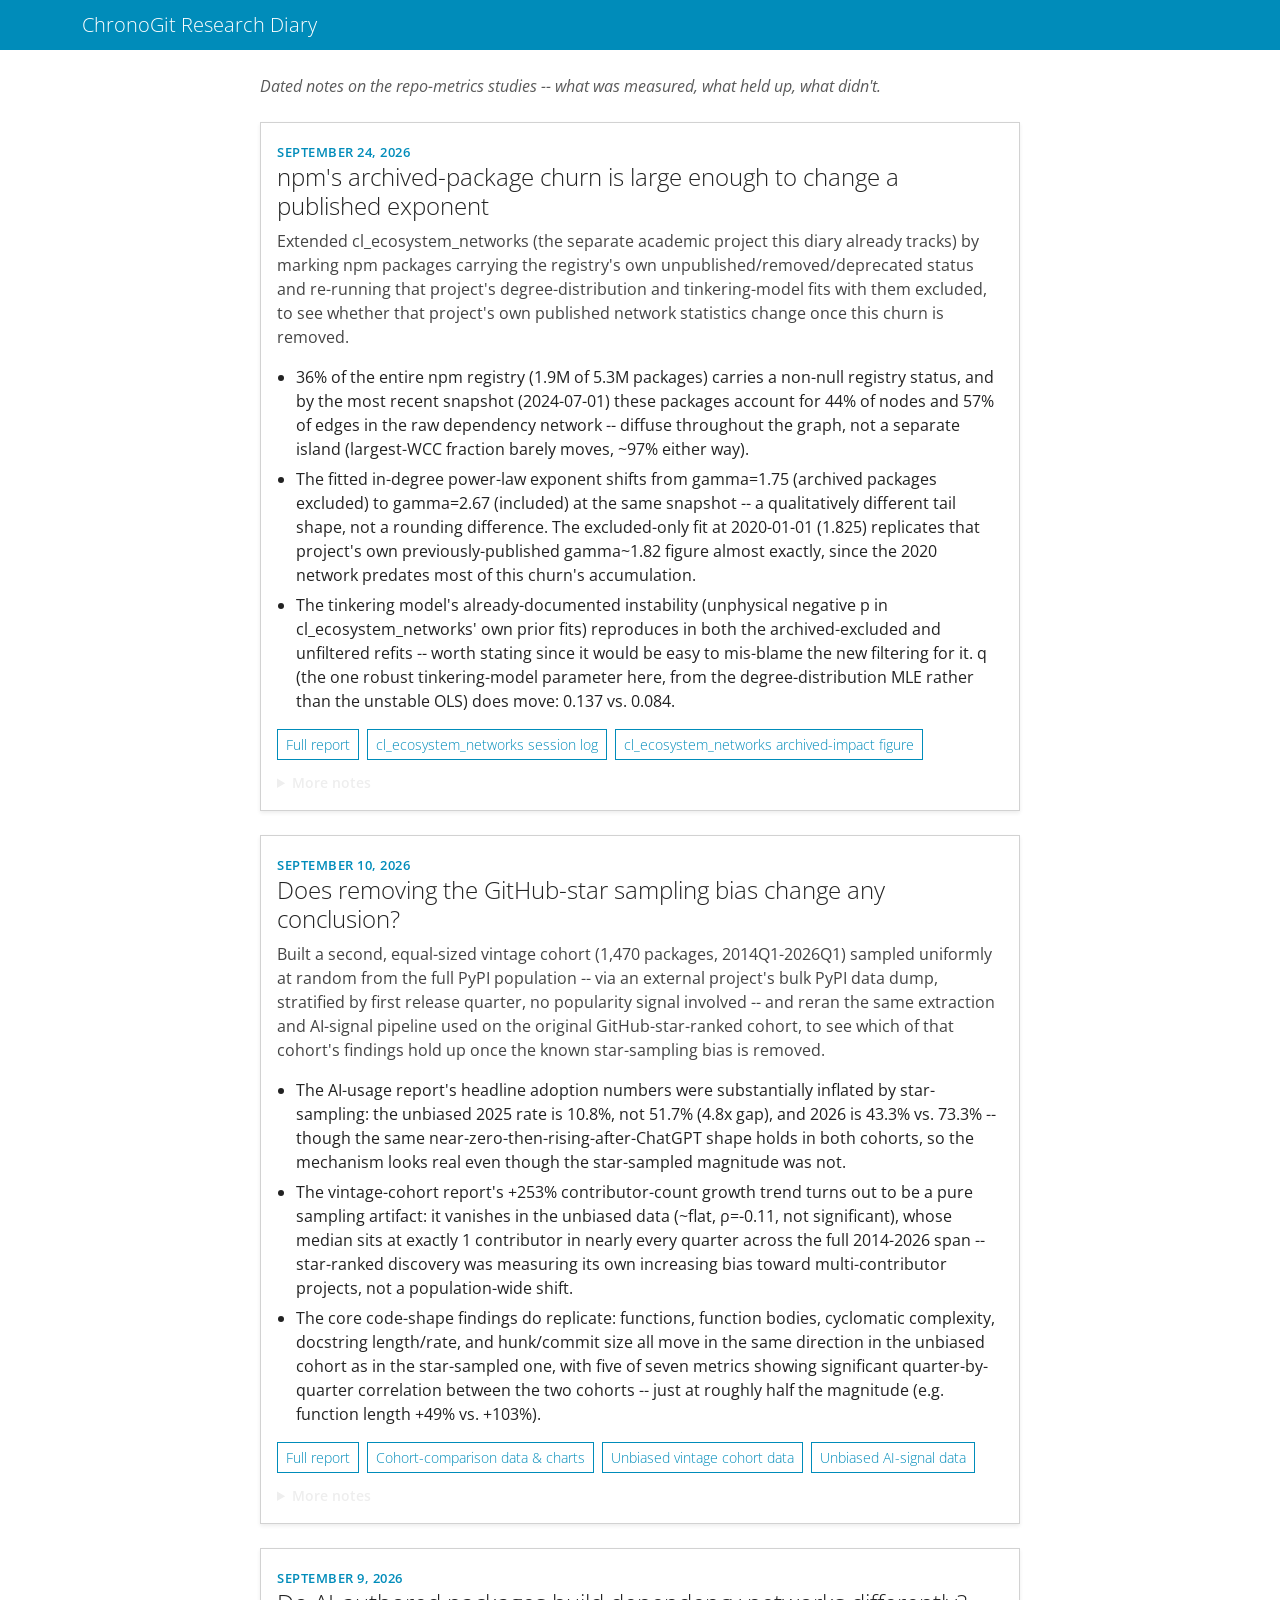
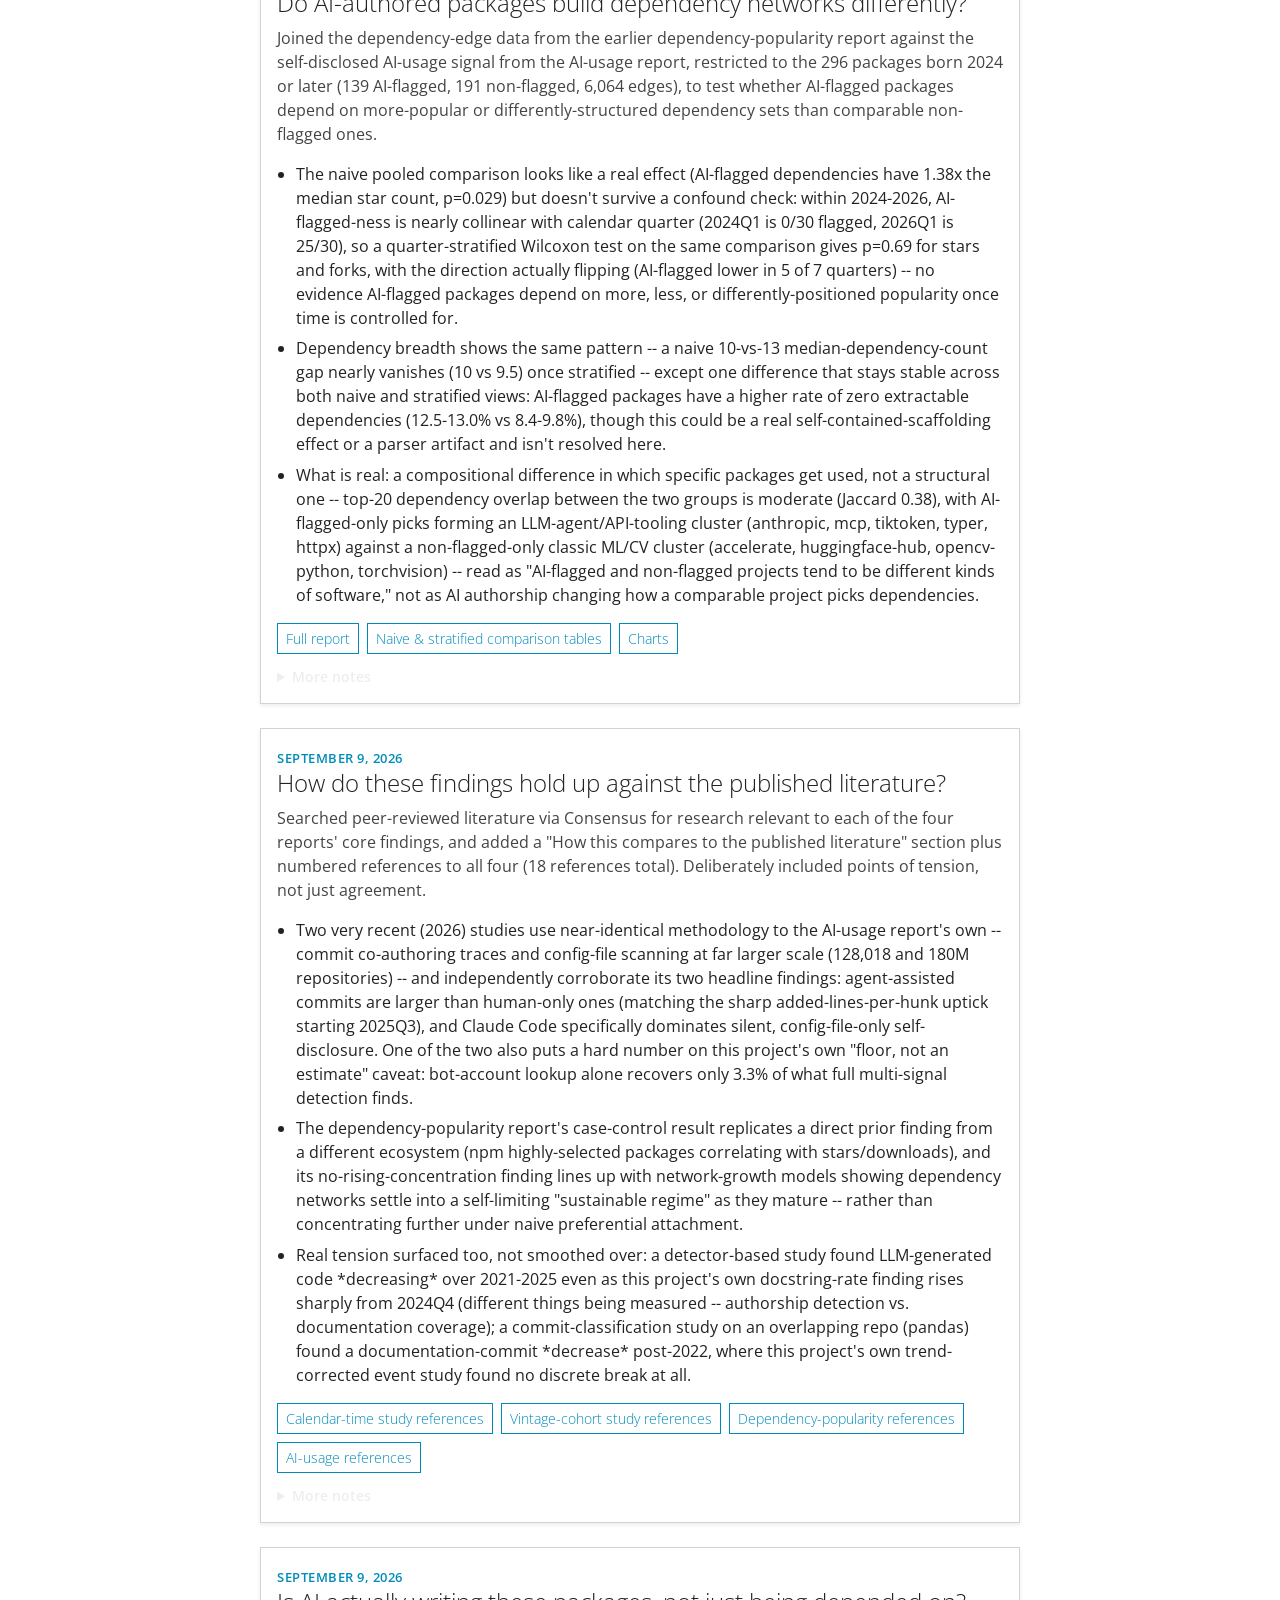
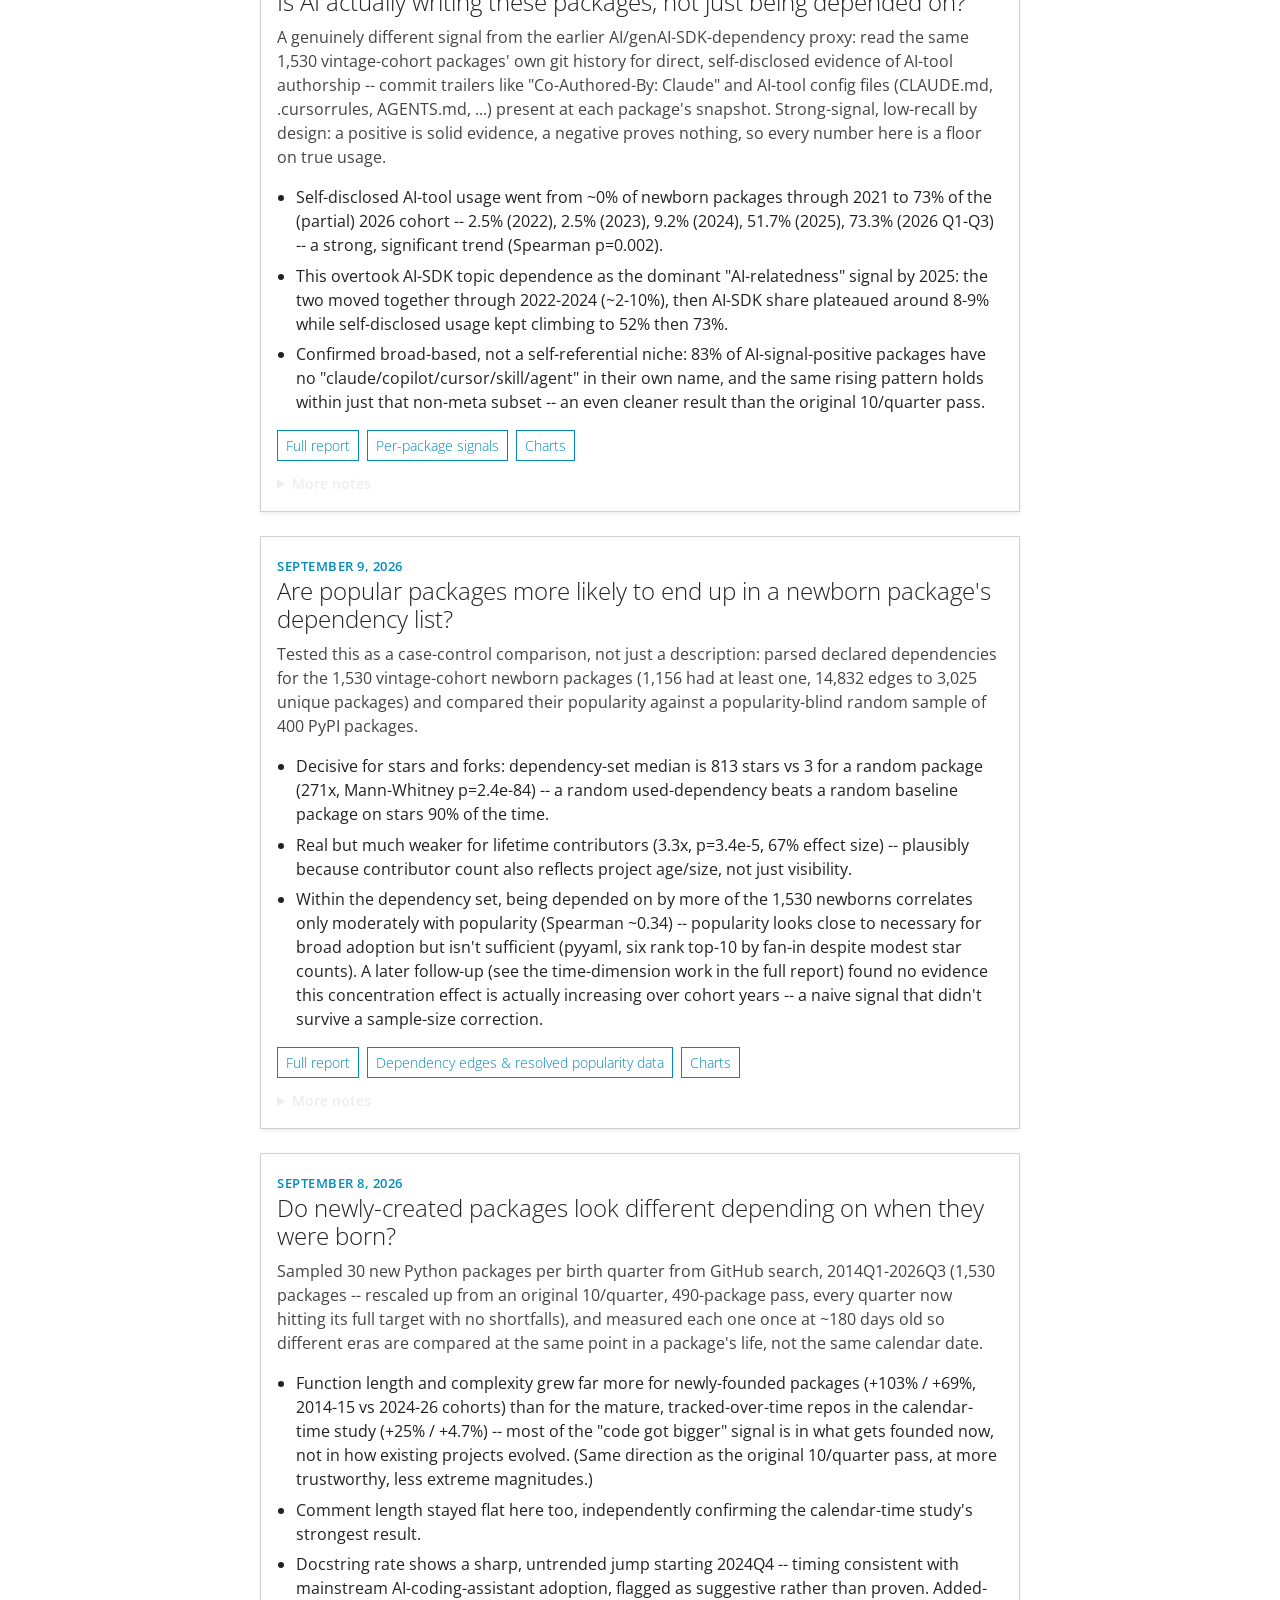
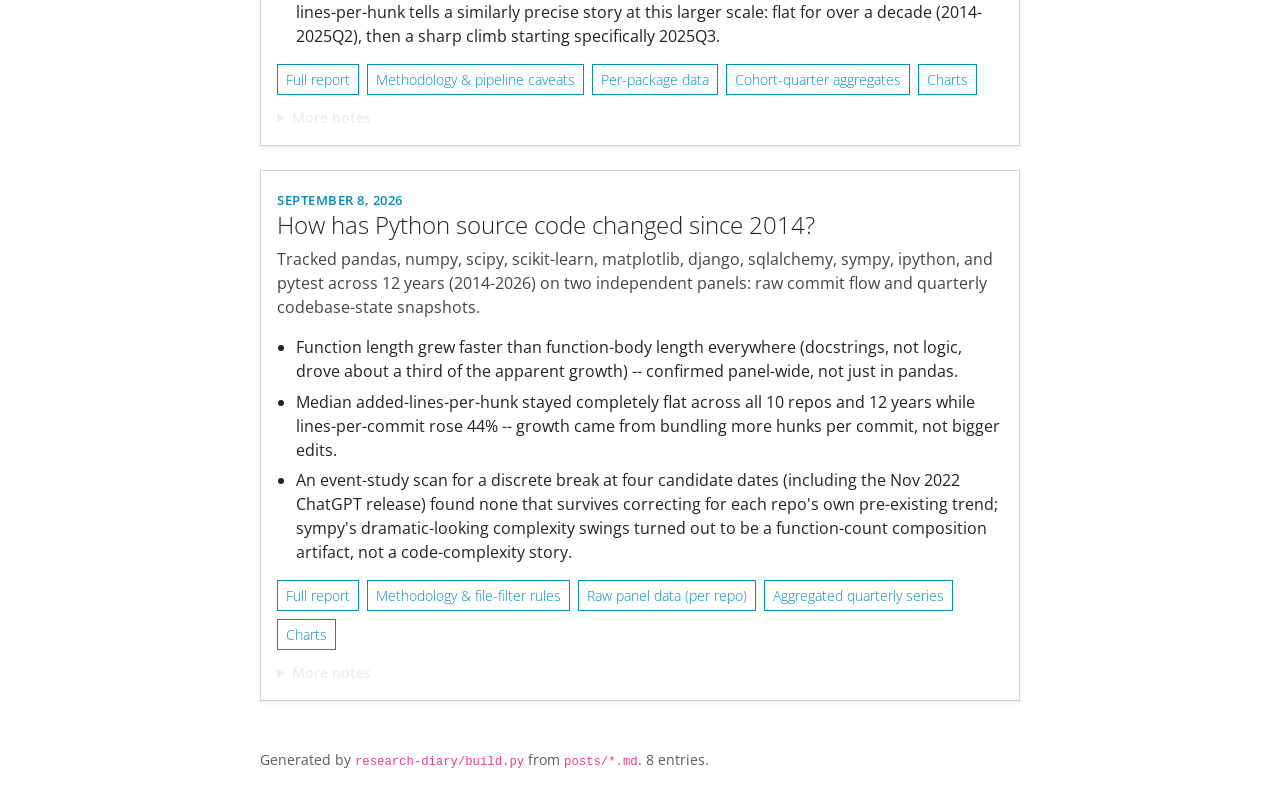
<file: research-diary/index.html>
<!doctype html>
<html lang="en">
<head>
<meta charset="utf-8">
<meta name="viewport" content="width=device-width, initial-scale=1">
<title>ChronoGit Research Diary</title>
<link rel="stylesheet" href="vendor/bootstrap-yeti.min.css">
<link rel="stylesheet" href="style.css">
</head>
<body>
  <nav class="navbar navbar-expand navbar-dark bg-primary mb-4">
    <div class="container">
      <span class="navbar-brand mb-0 h1">ChronoGit Research Diary</span>
    </div>
  </nav>
  <div class="container">
    <p class="tagline text-muted mb-4">Dated notes on the repo-metrics studies -- what was measured, what held up, what didn't.</p>
    <main>
    <article class="card post-card shadow-sm mb-4">
      <div class="card-body">
        <div class="post-meta">
          <time datetime="2026-09-24T09:21:01+02:00">September 24, 2026</time>
        </div>
        <h2 class="card-title h4">npm&#x27;s archived-package churn is large enough to change a published exponent</h2>
        <p class="abstract">Extended cl_ecosystem_networks (the separate academic project this diary already tracks) by marking npm packages carrying the registry&#x27;s own unpublished/removed/deprecated status and re-running that project&#x27;s degree-distribution and tinkering-model fits with them excluded, to see whether that project&#x27;s own published network statistics change once this churn is removed.</p>
        <ul class="key-results">
          <li>36% of the entire npm registry (1.9M of 5.3M packages) carries a non-null registry status, and by the most recent snapshot (2024-07-01) these packages account for 44% of nodes and 57% of edges in the raw dependency network -- diffuse throughout the graph, not a separate island (largest-WCC fraction barely moves, ~97% either way).</li>
          <li>The fitted in-degree power-law exponent shifts from gamma=1.75 (archived packages excluded) to gamma=2.67 (included) at the same snapshot -- a qualitatively different tail shape, not a rounding difference. The excluded-only fit at 2020-01-01 (1.825) replicates that project&#x27;s own previously-published gamma~1.82 figure almost exactly, since the 2020 network predates most of this churn&#x27;s accumulation.</li>
          <li>The tinkering model&#x27;s already-documented instability (unphysical negative p in cl_ecosystem_networks&#x27; own prior fits) reproduces in both the archived-excluded and unfiltered refits -- worth stating since it would be easy to mis-blame the new filtering for it. q (the one robust tinkering-model parameter here, from the degree-distribution MLE rather than the unstable OLS) does move: 0.137 vs. 0.084.</li>
        </ul>
        <div class="link-row">
          <a href="reports/CL_ECOSYSTEM_ARCHIVED_PACKAGES_REPORT.html" class="btn btn-sm btn-outline-primary">Full report</a>
          <a href="file:///Users/molnar/Documents_alt/Research/cl_ecosystem_networks/quality_reports/session_logs/2026-09-24_mark-archived-npm-packages.md" class="btn btn-sm btn-outline-primary">cl_ecosystem_networks session log</a>
          <a href="file:///Users/molnar/Documents_alt/Research/cl_ecosystem_networks/results/figures/comparison/npm_archived_impact.png" class="btn btn-sm btn-outline-primary">cl_ecosystem_networks archived-impact figure</a>
        </div>
        <details class="notes">
          <summary>More notes</summary>
          <p>Two open items, neither attempted this session: whether
<code>cl_ecosystem_networks</code>&#x27; own AI-era structural-break result (npm Chow
test at the ChatGPT release date) survives archived-package exclusion
was not rerun — the breakpoint script itself wasn&#x27;t touched, only the
degree-distribution and tinkering-model fits were. And the sharp
regime shift visible in the last four months of parquet coverage
(March-July 2024, in both the archived-excluded and unfiltered series)
sits exactly at the data&#x27;s collection boundary, so it&#x27;s equally
consistent with a real acceleration or a late bulk-import artifact —
flagged in both projects&#x27; notes as unresolved, not chased down here.
<code>removed</code>/<code>unpublished</code> packages were excluded as both dependency
source and target (the more aggressive of two documented options);
<code>deprecated</code> packages (still technically installable, unlike the other
two statuses) were excluded on the same footing rather than kept as
valid targets, which is worth re-examining if this work continues.</p>
        </details>
      </div>
    </article>

    <article class="card post-card shadow-sm mb-4">
      <div class="card-body">
        <div class="post-meta">
          <time datetime="2026-09-10T06:57:12+02:00">September 10, 2026</time>
        </div>
        <h2 class="card-title h4">Does removing the GitHub-star sampling bias change any conclusion?</h2>
        <p class="abstract">Built a second, equal-sized vintage cohort (1,470 packages, 2014Q1-2026Q1) sampled uniformly at random from the full PyPI population -- via an external project&#x27;s bulk PyPI data dump, stratified by first release quarter, no popularity signal involved -- and reran the same extraction and AI-signal pipeline used on the original GitHub-star-ranked cohort, to see which of that cohort&#x27;s findings hold up once the known star-sampling bias is removed.</p>
        <ul class="key-results">
          <li>The AI-usage report&#x27;s headline adoption numbers were substantially inflated by star-sampling: the unbiased 2025 rate is 10.8%, not 51.7% (4.8x gap), and 2026 is 43.3% vs. 73.3% -- though the same near-zero-then-rising-after-ChatGPT shape holds in both cohorts, so the mechanism looks real even though the star-sampled magnitude was not.</li>
          <li>The vintage-cohort report&#x27;s +253% contributor-count growth trend turns out to be a pure sampling artifact: it vanishes in the unbiased data (~flat, ρ=-0.11, not significant), whose median sits at exactly 1 contributor in nearly every quarter across the full 2014-2026 span -- star-ranked discovery was measuring its own increasing bias toward multi-contributor projects, not a population-wide shift.</li>
          <li>The core code-shape findings do replicate: functions, function bodies, cyclomatic complexity, docstring length/rate, and hunk/commit size all move in the same direction in the unbiased cohort as in the star-sampled one, with five of seven metrics showing significant quarter-by-quarter correlation between the two cohorts -- just at roughly half the magnitude (e.g. function length +49% vs. +103%).</li>
        </ul>
        <div class="link-row">
          <a href="reports/UNBIASED_COHORT_REPORT.html" class="btn btn-sm btn-outline-primary">Full report</a>
          <a href="../repo-metrics/output/cohort_comparison/" class="btn btn-sm btn-outline-primary">Cohort-comparison data &amp; charts</a>
          <a href="../repo-metrics/output/vintage_unbiased/" class="btn btn-sm btn-outline-primary">Unbiased vintage cohort data</a>
          <a href="../repo-metrics/output/ai_signal_unbiased/" class="btn btn-sm btn-outline-primary">Unbiased AI-signal data</a>
        </div>
        <details class="notes">
          <summary>More notes</summary>
          <p>Two methodology caveats carried over directly from the report: the new
cohort is anchored to first PyPI release rather than first git commit
(arguably the cleaner &quot;birth&quot; event for a published package, but a genuine
design difference from the original cohort, not a pure isolation of
sampling bias -- some of the magnitude gap could reflect that instead),
and 2026 is asymmetric between cohorts (unbiased has only 2026Q1, since
the source parquet snapshot has no PyPI releases recorded for 2026Q2/Q3).
Not attempted here: rerunning the dependency-popularity or
AI-dependency-network comparisons on this cohort -- both need a separate,
separately-expensive dependency-extraction pass. A discovery-source-specific
confound was caught before the full run: sampling by &quot;first PyPI release
in quarter X&quot; can surface sub-packages of already-mature monorepos as if
newborn (<code>open-telemetry/opentelemetry-python</code>, <code>autoresearch/autora</code>),
fixed with a first-commit-vs-release gap check that rejected 208
candidates in the full run.</p>
        </details>
      </div>
    </article>

    <article class="card post-card shadow-sm mb-4">
      <div class="card-body">
        <div class="post-meta">
          <time datetime="2026-09-09T22:27:09+02:00">September 9, 2026</time>
        </div>
        <h2 class="card-title h4">Do AI-authored packages build dependency networks differently?</h2>
        <p class="abstract">Joined the dependency-edge data from the earlier dependency-popularity report against the self-disclosed AI-usage signal from the AI-usage report, restricted to the 296 packages born 2024 or later (139 AI-flagged, 191 non-flagged, 6,064 edges), to test whether AI-flagged packages depend on more-popular or differently-structured dependency sets than comparable non-flagged ones.</p>
        <ul class="key-results">
          <li>The naive pooled comparison looks like a real effect (AI-flagged dependencies have 1.38x the median star count, p=0.029) but doesn&#x27;t survive a confound check: within 2024-2026, AI-flagged-ness is nearly collinear with calendar quarter (2024Q1 is 0/30 flagged, 2026Q1 is 25/30), so a quarter-stratified Wilcoxon test on the same comparison gives p=0.69 for stars and forks, with the direction actually flipping (AI-flagged lower in 5 of 7 quarters) -- no evidence AI-flagged packages depend on more, less, or differently-positioned popularity once time is controlled for.</li>
          <li>Dependency breadth shows the same pattern -- a naive 10-vs-13 median-dependency-count gap nearly vanishes (10 vs 9.5) once stratified -- except one difference that stays stable across both naive and stratified views: AI-flagged packages have a higher rate of zero extractable dependencies (12.5-13.0% vs 8.4-9.8%), though this could be a real self-contained-scaffolding effect or a parser artifact and isn&#x27;t resolved here.</li>
          <li>What is real: a compositional difference in which specific packages get used, not a structural one -- top-20 dependency overlap between the two groups is moderate (Jaccard 0.38), with AI-flagged-only picks forming an LLM-agent/API-tooling cluster (anthropic, mcp, tiktoken, typer, httpx) against a non-flagged-only classic ML/CV cluster (accelerate, huggingface-hub, opencv-python, torchvision) -- read as &quot;AI-flagged and non-flagged projects tend to be different kinds of software,&quot; not as AI authorship changing how a comparable project picks dependencies.</li>
        </ul>
        <div class="link-row">
          <a href="reports/AI_DEPENDENCY_NETWORK_REPORT.html" class="btn btn-sm btn-outline-primary">Full report</a>
          <a href="../repo-metrics/output/deps/analysis_ai_comparison/" class="btn btn-sm btn-outline-primary">Naive &amp; stratified comparison tables</a>
          <a href="../repo-metrics/output/deps/charts_ai_comparison/" class="btn btn-sm btn-outline-primary">Charts</a>
        </div>
        <details class="notes">
          <summary>More notes</summary>
          <p>Triggered by a session spent understanding an external academic project,
<code>cl_ecosystem_networks</code> (npm/PyPI/CRAN dependency-network growth at
multi-million-node scale), whose own authors flag &quot;decompose the
post-2022 densification effect by actual AI involvement&quot; as unfinished
future work they have no package-level ground truth to attempt -- this
project&#x27;s AI-usage signal is exactly that ground truth, at a much smaller
scale. The report is explicit that its 139 AI-flagged packages are two to
three orders of magnitude smaller than what that project&#x27;s formal
break-search machinery was built for, and that a genuine next step would
be running this project&#x27;s AI-signal scan over their full, star-sampling-free
newborn-package population instead. A specific confound the report names
as unresolved: being AI-flagged and being agent/LLM-topic software may be
the same underlying thing wearing two hats (someone building an agent
framework today is more likely to use Claude Code *and* import
<code>anthropic</code>/<code>mcp</code>), and this data can&#x27;t separate the two.</p>
        </details>
      </div>
    </article>

    <article class="card post-card shadow-sm mb-4">
      <div class="card-body">
        <div class="post-meta">
          <time datetime="2026-09-09T19:11:18+02:00">September 9, 2026</time>
        </div>
        <h2 class="card-title h4">How do these findings hold up against the published literature?</h2>
        <p class="abstract">Searched peer-reviewed literature via Consensus for research relevant to each of the four reports&#x27; core findings, and added a &quot;How this compares to the published literature&quot; section plus numbered references to all four (18 references total). Deliberately included points of tension, not just agreement.</p>
        <ul class="key-results">
          <li>Two very recent (2026) studies use near-identical methodology to the AI-usage report&#x27;s own -- commit co-authoring traces and config-file scanning at far larger scale (128,018 and 180M repositories) -- and independently corroborate its two headline findings: agent-assisted commits are larger than human-only ones (matching the sharp added-lines-per-hunk uptick starting 2025Q3), and Claude Code specifically dominates silent, config-file-only self-disclosure. One of the two also puts a hard number on this project&#x27;s own &quot;floor, not an estimate&quot; caveat: bot-account lookup alone recovers only 3.3% of what full multi-signal detection finds.</li>
          <li>The dependency-popularity report&#x27;s case-control result replicates a direct prior finding from a different ecosystem (npm highly-selected packages correlating with stars/downloads), and its no-rising-concentration finding lines up with network-growth models showing dependency networks settle into a self-limiting &quot;sustainable regime&quot; as they mature -- rather than concentrating further under naive preferential attachment.</li>
          <li>Real tension surfaced too, not smoothed over: a detector-based study found LLM-generated code *decreasing* over 2021-2025 even as this project&#x27;s own docstring-rate finding rises sharply from 2024Q4 (different things being measured -- authorship detection vs. documentation coverage); a commit-classification study on an overlapping repo (pandas) found a documentation-commit *decrease* post-2022, where this project&#x27;s own trend-corrected event study found no discrete break at all.</li>
        </ul>
        <div class="link-row">
          <a href="reports/REPORT.html#how-this-compares-to-the-published-literature" class="btn btn-sm btn-outline-primary">Calendar-time study references</a>
          <a href="reports/VINTAGE_REPORT.html#how-this-compares-to-the-published-literature" class="btn btn-sm btn-outline-primary">Vintage-cohort study references</a>
          <a href="reports/DEPENDENCY_REPORT.html#how-this-compares-to-the-published-literature" class="btn btn-sm btn-outline-primary">Dependency-popularity references</a>
          <a href="reports/AI_USAGE_REPORT.html#how-this-compares-to-the-published-literature" class="btn btn-sm btn-outline-primary">AI-usage references</a>
        </div>
        <details class="notes">
          <summary>More notes</summary>
          <p>Deliberate choice worth stating plainly: every report&#x27;s literature section
includes at least one point of disagreement or unresolved tension with
this project&#x27;s own findings, not only corroborating citations. Two
examples beyond the docstring/documentation ones above: Godfrey and
Tenant&#x27;s Linux kernel case study found *super-linear* (accelerating)
growth, more dramatic than any pattern in the calendar-time study&#x27;s ten
repos, suggesting this project&#x27;s panel sits toward the calmer end of
what&#x27;s been observed elsewhere, not an extreme outlier. And Yan et al.&#x27;s
cross-community complexity study attributes rising complexity partly to
projects tackling more demanding problem domains (distributed systems,
fault tolerance) as they mature -- a plausible alternative explanation
for the vintage-cohort report&#x27;s growth findings that this project cannot
rule out with the data it has: it cannot distinguish &quot;the same kind of
software is now written bigger&quot; from &quot;a different, more complex kind of
software is now being founded.&quot;</p>
        </details>
      </div>
    </article>

    <article class="card post-card shadow-sm mb-4">
      <div class="card-body">
        <div class="post-meta">
          <time datetime="2026-09-09T09:55:43+02:00">September 9, 2026</time>
        </div>
        <h2 class="card-title h4">Is AI actually writing these packages, not just being depended on?</h2>
        <p class="abstract">A genuinely different signal from the earlier AI/genAI-SDK-dependency proxy: read the same 1,530 vintage-cohort packages&#x27; own git history for direct, self-disclosed evidence of AI-tool authorship -- commit trailers like &quot;Co-Authored-By: Claude&quot; and AI-tool config files (CLAUDE.md, .cursorrules, AGENTS.md, ...) present at each package&#x27;s snapshot. Strong-signal, low-recall by design: a positive is solid evidence, a negative proves nothing, so every number here is a floor on true usage.</p>
        <ul class="key-results">
          <li>Self-disclosed AI-tool usage went from ~0% of newborn packages through 2021 to 73% of the (partial) 2026 cohort -- 2.5% (2022), 2.5% (2023), 9.2% (2024), 51.7% (2025), 73.3% (2026 Q1-Q3) -- a strong, significant trend (Spearman p=0.002).</li>
          <li>This overtook AI-SDK topic dependence as the dominant &quot;AI-relatedness&quot; signal by 2025: the two moved together through 2022-2024 (~2-10%), then AI-SDK share plateaued around 8-9% while self-disclosed usage kept climbing to 52% then 73%.</li>
          <li>Confirmed broad-based, not a self-referential niche: 83% of AI-signal-positive packages have no &quot;claude/copilot/cursor/skill/agent&quot; in their own name, and the same rising pattern holds within just that non-meta subset -- an even cleaner result than the original 10/quarter pass.</li>
        </ul>
        <div class="link-row">
          <a href="reports/AI_USAGE_REPORT.html" class="btn btn-sm btn-outline-primary">Full report</a>
          <a href="../repo-metrics/output/ai_signal/ai_signals.csv" class="btn btn-sm btn-outline-primary">Per-package signals</a>
          <a href="../repo-metrics/output/ai_signal/charts/" class="btn btn-sm btn-outline-primary">Charts</a>
        </div>
        <details class="notes">
          <summary>More notes</summary>
          <p>Important limitation carried over directly from the report, not to be
missed: the tool-breakdown chart shows Claude dominating from 2024
onward, but that&#x27;s at least as much a read of which tools self-disclose
by default (Claude Code adds a co-author trailer to every commit unless
disabled -- the same convention visible in this very project&#x27;s own
history) as of which tool is actually used most. GitHub Copilot&#x27;s
inline-autocomplete mode leaves no trace by default and is almost
certainly undercounted relative to Claude and Cursor here. Also worth a
look: <code>Graphify-Labs/graphify</code> (51.3% AI-attributed commits) is the same
repo flagged in the vintage-cohort study for star counts implausible for
its age -- a heavily-AI-agent-driven project, a bot-inflated one, or both.
At 3x the sample, even more extreme cases turned up: <code>2akouwu/reverify</code>
(85.5%) and <code>ShenSeanChen/waku-agent</code> (84.3%), plus
<code>anthropics/claude-agent-sdk-python</code> (40.6%) -- Anthropic&#x27;s own
Claude-agent SDK, itself substantially built with Claude.</p>
        </details>
      </div>
    </article>

    <article class="card post-card shadow-sm mb-4">
      <div class="card-body">
        <div class="post-meta">
          <time datetime="2026-09-09T07:59:38+02:00">September 9, 2026</time>
        </div>
        <h2 class="card-title h4">Are popular packages more likely to end up in a newborn package&#x27;s dependency list?</h2>
        <p class="abstract">Tested this as a case-control comparison, not just a description: parsed declared dependencies for the 1,530 vintage-cohort newborn packages (1,156 had at least one, 14,832 edges to 3,025 unique packages) and compared their popularity against a popularity-blind random sample of 400 PyPI packages.</p>
        <ul class="key-results">
          <li>Decisive for stars and forks: dependency-set median is 813 stars vs 3 for a random package (271x, Mann-Whitney p=2.4e-84) -- a random used-dependency beats a random baseline package on stars 90% of the time.</li>
          <li>Real but much weaker for lifetime contributors (3.3x, p=3.4e-5, 67% effect size) -- plausibly because contributor count also reflects project age/size, not just visibility.</li>
          <li>Within the dependency set, being depended on by more of the 1,530 newborns correlates only moderately with popularity (Spearman ~0.34) -- popularity looks close to necessary for broad adoption but isn&#x27;t sufficient (pyyaml, six rank top-10 by fan-in despite modest star counts). A later follow-up (see the time-dimension work in the full report) found no evidence this concentration effect is actually increasing over cohort years -- a naive signal that didn&#x27;t survive a sample-size correction.</li>
        </ul>
        <div class="link-row">
          <a href="reports/DEPENDENCY_REPORT.html" class="btn btn-sm btn-outline-primary">Full report</a>
          <a href="../repo-metrics/output/deps/" class="btn btn-sm btn-outline-primary">Dependency edges &amp; resolved popularity data</a>
          <a href="../repo-metrics/output/deps/charts/" class="btn btn-sm btn-outline-primary">Charts</a>
        </div>
        <details class="notes">
          <summary>More notes</summary>
          <p>Caveat carried over directly from the report: the 1,530-package sample is
itself star-ranked at the source (see the vintage-cohort post), so this
can&#x27;t cleanly separate &quot;popular packages get chosen because they&#x27;re
popular&quot; from &quot;trendy new packages and trendy dependencies both move
together.&quot; The <code>setup.py</code> parser also had to handle the common
<code>install_requires = [...]</code> module-level-variable pattern (not just an
inline literal list passed straight to <code>setup()</code>) to avoid under-counting
dependencies -- same AST-literal-only discipline as the rest of this
project, no code execution involved.</p>
        </details>
      </div>
    </article>

    <article class="card post-card shadow-sm mb-4">
      <div class="card-body">
        <div class="post-meta">
          <time datetime="2026-09-08T23:15:01+02:00">September 8, 2026</time>
        </div>
        <h2 class="card-title h4">Do newly-created packages look different depending on when they were born?</h2>
        <p class="abstract">Sampled 30 new Python packages per birth quarter from GitHub search, 2014Q1-2026Q3 (1,530 packages -- rescaled up from an original 10/quarter, 490-package pass, every quarter now hitting its full target with no shortfalls), and measured each one once at ~180 days old so different eras are compared at the same point in a package&#x27;s life, not the same calendar date.</p>
        <ul class="key-results">
          <li>Function length and complexity grew far more for newly-founded packages (+103% / +69%, 2014-15 vs 2024-26 cohorts) than for the mature, tracked-over-time repos in the calendar-time study (+25% / +4.7%) -- most of the &quot;code got bigger&quot; signal is in what gets founded now, not in how existing projects evolved. (Same direction as the original 10/quarter pass, at more trustworthy, less extreme magnitudes.)</li>
          <li>Comment length stayed flat here too, independently confirming the calendar-time study&#x27;s strongest result.</li>
          <li>Docstring rate shows a sharp, untrended jump starting 2024Q4 -- timing consistent with mainstream AI-coding-assistant adoption, flagged as suggestive rather than proven. Added-lines-per-hunk tells a similarly precise story at this larger scale: flat for over a decade (2014-2025Q2), then a sharp climb starting specifically 2025Q3.</li>
        </ul>
        <div class="link-row">
          <a href="reports/VINTAGE_REPORT.html" class="btn btn-sm btn-outline-primary">Full report</a>
          <a href="reports/README.html" class="btn btn-sm btn-outline-primary">Methodology &amp; pipeline caveats</a>
          <a href="../repo-metrics/output/vintage/packages.csv" class="btn btn-sm btn-outline-primary">Per-package data</a>
          <a href="../repo-metrics/output/vintage/analysis/" class="btn btn-sm btn-outline-primary">Cohort-quarter aggregates</a>
          <a href="../repo-metrics/output/vintage/charts/" class="btn btn-sm btn-outline-primary">Charts</a>
        </div>
        <details class="notes">
          <summary>More notes</summary>
          <p>Two real bugs were caught and fixed during single-quarter validation before
committing to the full 51-quarter run, both documented in the report:
<code>git log --reverse ... -1</code> silently returns HEAD&#x27;s date instead of the
oldest commit&#x27;s (confirmed live on wagtail/wagtail), and a repo&#x27;s
&quot;is this a package&quot; check has to run at the measurement snapshot, not just
at HEAD (a curated markdown list with 319k stars slipped through a
HEAD-only check with 1 real Python file 180 days after its first commit).
Also added a filter this study needed but the calendar-time one didn&#x27;t:
rejecting candidates where GitHub&#x27;s <code>created_at</code> diverges more than 180
days from the git history&#x27;s true first commit, catching cases like
<code>google-api-python-client</code> (GitHub says &quot;created 2014,&quot; real first commit
is from 2010).</p>
        </details>
      </div>
    </article>

    <article class="card post-card shadow-sm mb-4">
      <div class="card-body">
        <div class="post-meta">
          <time datetime="2026-09-08T19:30:18+02:00">September 8, 2026</time>
        </div>
        <h2 class="card-title h4">How has Python source code changed since 2014?</h2>
        <p class="abstract">Tracked pandas, numpy, scipy, scikit-learn, matplotlib, django, sqlalchemy, sympy, ipython, and pytest across 12 years (2014-2026) on two independent panels: raw commit flow and quarterly codebase-state snapshots.</p>
        <ul class="key-results">
          <li>Function length grew faster than function-body length everywhere (docstrings, not logic, drove about a third of the apparent growth) -- confirmed panel-wide, not just in pandas.</li>
          <li>Median added-lines-per-hunk stayed completely flat across all 10 repos and 12 years while lines-per-commit rose 44% -- growth came from bundling more hunks per commit, not bigger edits.</li>
          <li>An event-study scan for a discrete break at four candidate dates (including the Nov 2022 ChatGPT release) found none that survives correcting for each repo&#x27;s own pre-existing trend; sympy&#x27;s dramatic-looking complexity swings turned out to be a function-count composition artifact, not a code-complexity story.</li>
        </ul>
        <div class="link-row">
          <a href="reports/REPORT.html" class="btn btn-sm btn-outline-primary">Full report</a>
          <a href="reports/README.html" class="btn btn-sm btn-outline-primary">Methodology &amp; file-filter rules</a>
          <a href="../repo-metrics/output/" class="btn btn-sm btn-outline-primary">Raw panel data (per repo)</a>
          <a href="../repo-metrics/output/analysis/" class="btn btn-sm btn-outline-primary">Aggregated quarterly series</a>
          <a href="../repo-metrics/output/charts/" class="btn btn-sm btn-outline-primary">Charts</a>
        </div>
        <details class="notes">
          <summary>More notes</summary>
          <p>Full writeup, charts, and the robust-vs-single-repo-artifact breakdown are
in the linked report, including the event-study methodology and the
author-controlled decomposition (sqlalchemy&#x27;s top contributor made 71% of
all commits in-window; pandas reproduces the &quot;one dominant contributor
skews a single quarter&quot; pitfall almost exactly in 2026Q2).</p>
        </details>
      </div>
    </article>
    </main>
    <footer class="text-muted small py-4">
      <p>Generated by <code>research-diary/build.py</code> from <code>posts/*.md</code>. 8 entries.</p>
    </footer>
  </div>
</body>
</html>
</file>
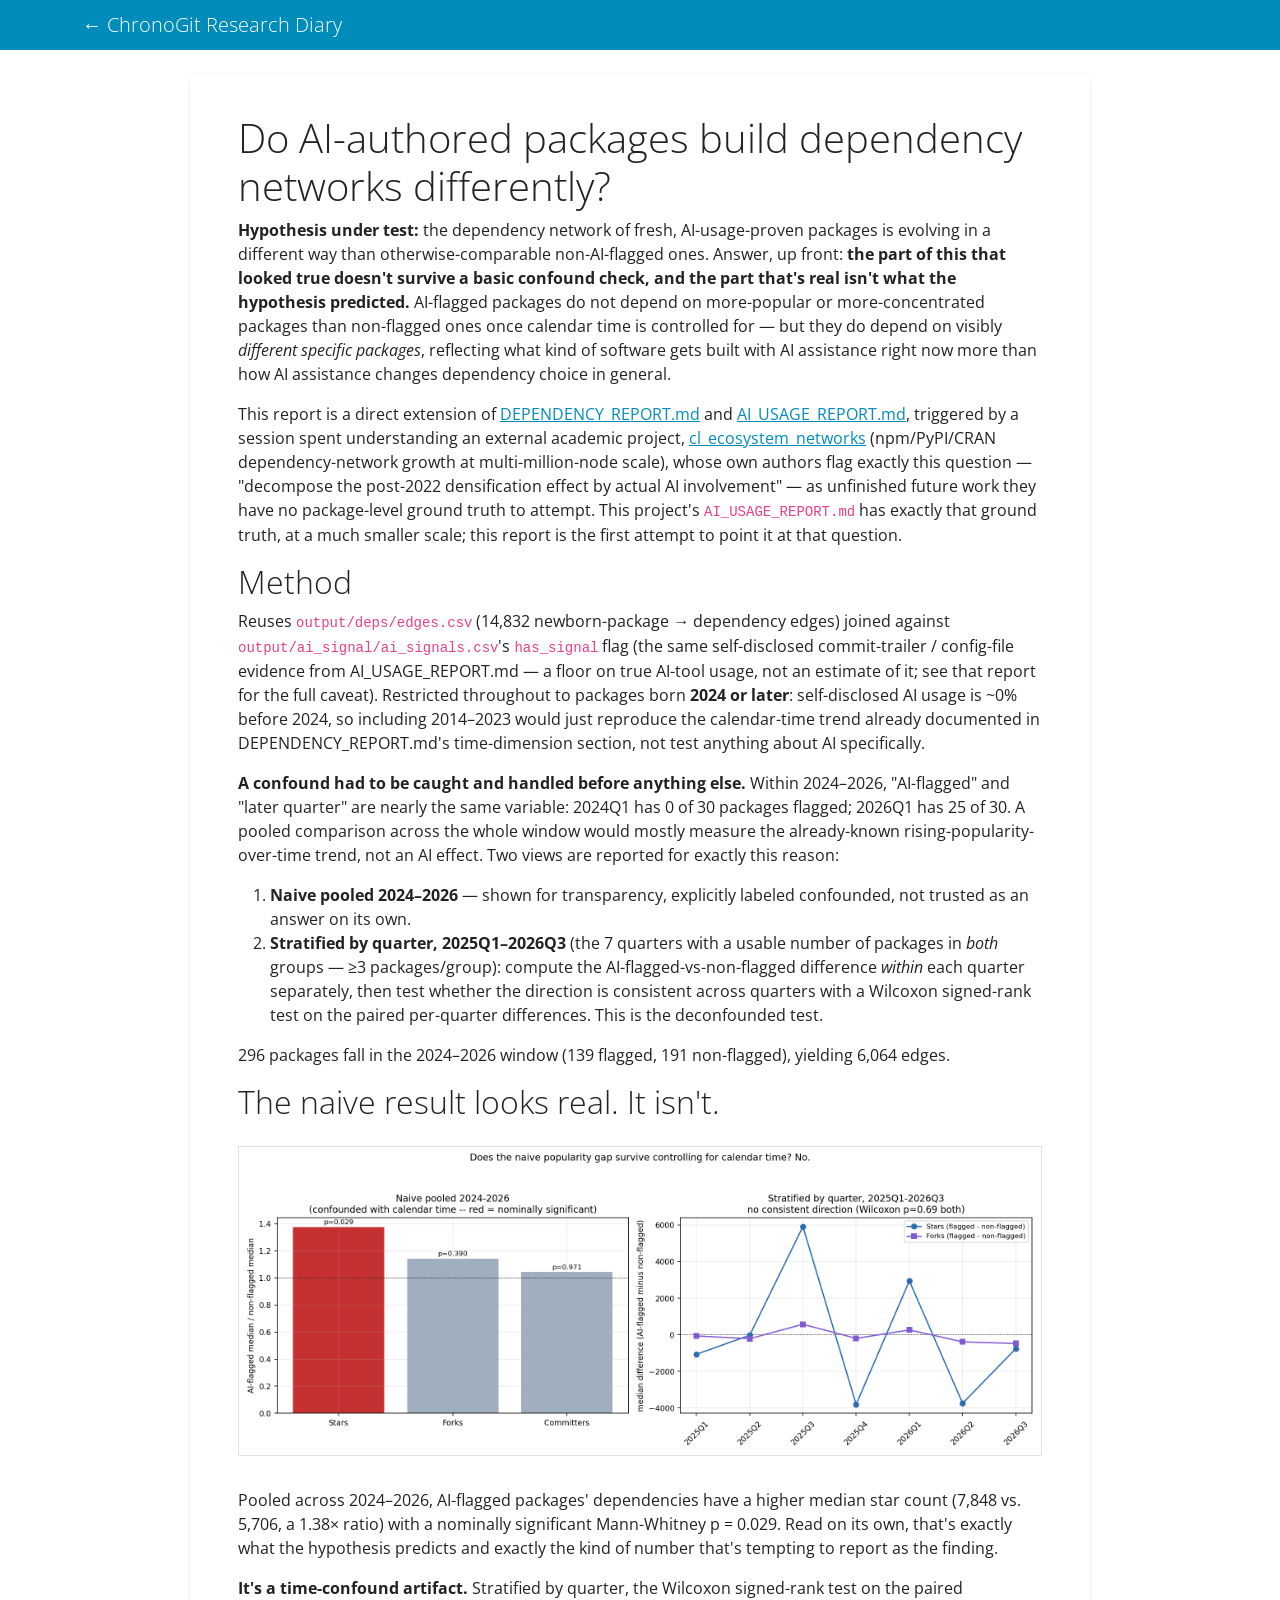
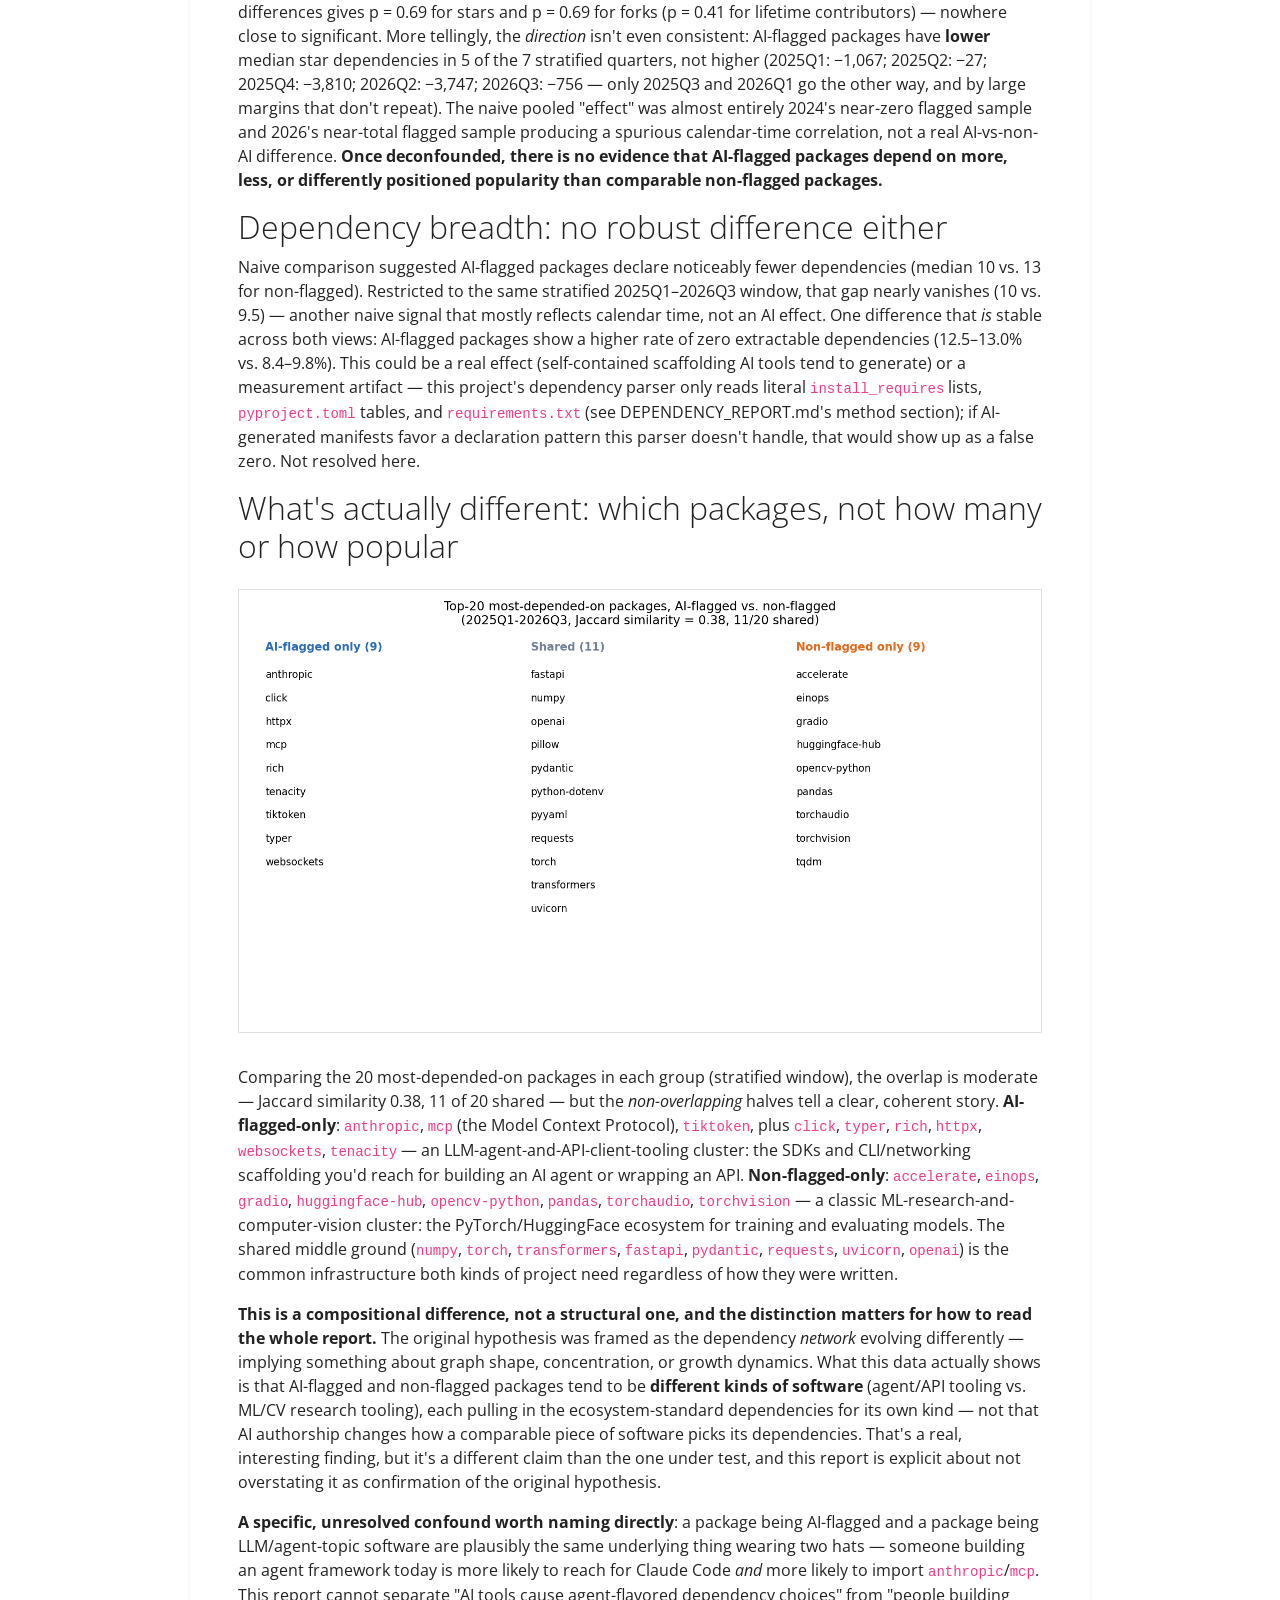
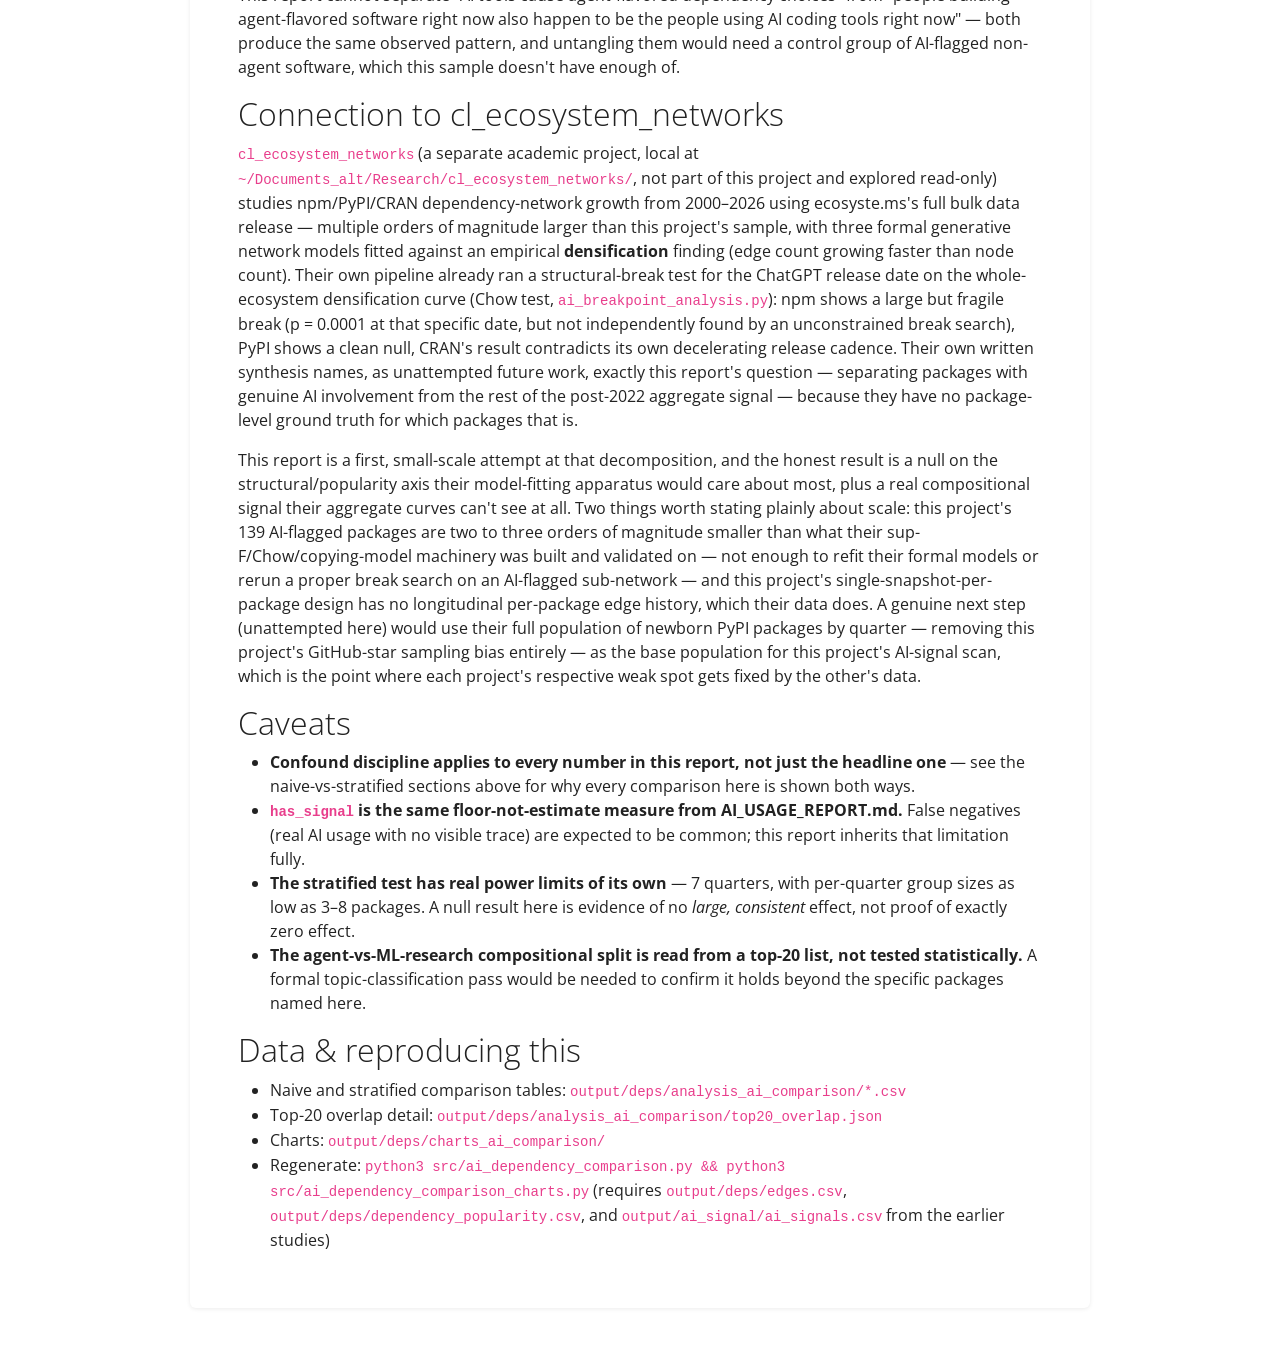
<file: research-diary/reports/AI_DEPENDENCY_NETWORK_REPORT.html>
<!doctype html>
<html lang="en">
<head>
<meta charset="utf-8">
<meta name="viewport" content="width=device-width, initial-scale=1">
<title>Do AI-authored packages build dependency networks differently? - ChronoGit Research Diary</title>
<link rel="stylesheet" href="../vendor/bootstrap-yeti.min.css">
<link rel="stylesheet" href="report.css">
</head>
<body>
  <nav class="navbar navbar-expand navbar-dark bg-primary mb-4">
    <div class="container">
      <a class="navbar-brand mb-0 h1" href="../index.html">&larr; ChronoGit Research Diary</a>
    </div>
  </nav>
  <div class="container report-container">
<h1 id="do-ai-authored-packages-build-dependency-networks-differently">Do AI-authored packages build dependency networks differently?</h1>
<p><strong>Hypothesis under test:</strong> the dependency network of fresh, AI-usage-proven
packages is evolving in a different way than otherwise-comparable
non-AI-flagged ones. Answer, up front: <strong>the part of this that looked
true doesn't survive a basic confound check, and the part that's real
isn't what the hypothesis predicted.</strong> AI-flagged packages do not depend
on more-popular or more-concentrated packages than non-flagged ones once
calendar time is controlled for — but they do depend on visibly
<em>different specific packages</em>, reflecting what kind of software gets
built with AI assistance right now more than how AI assistance changes
dependency choice in general.</p>
<p>This report is a direct extension of <a href="DEPENDENCY_REPORT.html">DEPENDENCY_REPORT.md</a>
and <a href="AI_USAGE_REPORT.html">AI_USAGE_REPORT.md</a>, triggered by a session
spent understanding an external academic project,
<a href="#connection-to-cl_ecosystem_networks">cl_ecosystem_networks</a> (npm/PyPI/CRAN
dependency-network growth at multi-million-node scale), whose own authors
flag exactly this question — "decompose the post-2022 densification
effect by actual AI involvement" — as unfinished future work they have no
package-level ground truth to attempt. This project's <code>AI_USAGE_REPORT.md</code>
has exactly that ground truth, at a much smaller scale; this report is
the first attempt to point it at that question.</p>
<h2 id="method">Method</h2>
<p>Reuses <code>output/deps/edges.csv</code> (14,832 newborn-package → dependency
edges) joined against <code>output/ai_signal/ai_signals.csv</code>'s <code>has_signal</code>
flag (the same self-disclosed commit-trailer / config-file evidence from
AI_USAGE_REPORT.md — a floor on true AI-tool usage, not an estimate of
it; see that report for the full caveat). Restricted throughout to
packages born <strong>2024 or later</strong>: self-disclosed AI usage is ~0% before
2024, so including 2014–2023 would just reproduce the calendar-time
trend already documented in DEPENDENCY_REPORT.md's time-dimension
section, not test anything about AI specifically.</p>
<p><strong>A confound had to be caught and handled before anything else.</strong> Within
2024–2026, "AI-flagged" and "later quarter" are nearly the same variable:
2024Q1 has 0 of 30 packages flagged; 2026Q1 has 25 of 30. A pooled
comparison across the whole window would mostly measure the already-known
rising-popularity-over-time trend, not an AI effect. Two views are
reported for exactly this reason:</p>
<ol>
<li><strong>Naive pooled 2024–2026</strong> — shown for transparency, explicitly
   labeled confounded, not trusted as an answer on its own.</li>
<li><strong>Stratified by quarter, 2025Q1–2026Q3</strong> (the 7 quarters with a
   usable number of packages in <em>both</em> groups — ≥3 packages/group):
   compute the AI-flagged-vs-non-flagged difference <em>within</em> each
   quarter separately, then test whether the direction is consistent
   across quarters with a Wilcoxon signed-rank test on the paired
   per-quarter differences. This is the deconfounded test.</li>
</ol>
<p>296 packages fall in the 2024–2026 window (139 flagged, 191 non-flagged),
yielding 6,064 edges.</p>
<h2 id="the-naive-result-looks-real-it-isnt">The naive result looks real. It isn't.</h2>
<p><img class="img-fluid rounded border my-3" alt="Naive vs stratified" src="../../repo-metrics/output/deps/charts_ai_comparison/naive_vs_stratified.png" /></p>
<p>Pooled across 2024–2026, AI-flagged packages' dependencies have a higher
median star count (7,848 vs. 5,706, a 1.38× ratio) with a nominally
significant Mann-Whitney p = 0.029. Read on its own, that's exactly what
the hypothesis predicts and exactly the kind of number that's tempting to
report as the finding.</p>
<p><strong>It's a time-confound artifact.</strong> Stratified by quarter, the Wilcoxon
signed-rank test on the paired differences gives p = 0.69 for stars and
p = 0.69 for forks (p = 0.41 for lifetime contributors) — nowhere close
to significant. More tellingly, the <em>direction</em> isn't even consistent:
AI-flagged packages have <strong>lower</strong> median star dependencies in 5 of the 7
stratified quarters, not higher (2025Q1: −1,067; 2025Q2: −27; 2025Q4:
−3,810; 2026Q2: −3,747; 2026Q3: −756 — only 2025Q3 and 2026Q1 go the
other way, and by large margins that don't repeat). The naive pooled
"effect" was almost entirely 2024's near-zero flagged sample and 2026's
near-total flagged sample producing a spurious calendar-time correlation,
not a real AI-vs-non-AI difference. <strong>Once deconfounded, there is no
evidence that AI-flagged packages depend on more, less, or differently
positioned popularity than comparable non-flagged packages.</strong></p>
<h2 id="dependency-breadth-no-robust-difference-either">Dependency breadth: no robust difference either</h2>
<p>Naive comparison suggested AI-flagged packages declare noticeably fewer
dependencies (median 10 vs. 13 for non-flagged). Restricted to the
same stratified 2025Q1–2026Q3 window, that gap nearly vanishes (10 vs.
9.5) — another naive signal that mostly reflects calendar time, not an
AI effect. One difference that <em>is</em> stable across both views: AI-flagged
packages show a higher rate of zero extractable dependencies (12.5–13.0%
vs. 8.4–9.8%). This could be a real effect (self-contained scaffolding
AI tools tend to generate) or a measurement artifact — this project's
dependency parser only reads literal <code>install_requires</code> lists,
<code>pyproject.toml</code> tables, and <code>requirements.txt</code> (see DEPENDENCY_REPORT.md's
method section); if AI-generated manifests favor a declaration pattern
this parser doesn't handle, that would show up as a false zero. Not
resolved here.</p>
<h2 id="whats-actually-different-which-packages-not-how-many-or-how-popular">What's actually different: which packages, not how many or how popular</h2>
<p><img class="img-fluid rounded border my-3" alt="Top-20 overlap" src="../../repo-metrics/output/deps/charts_ai_comparison/top20_overlap.png" /></p>
<p>Comparing the 20 most-depended-on packages in each group (stratified
window), the overlap is moderate — Jaccard similarity 0.38, 11 of 20
shared — but the <em>non-overlapping</em> halves tell a clear, coherent story.
<strong>AI-flagged-only</strong>: <code>anthropic</code>, <code>mcp</code> (the Model Context Protocol),
<code>tiktoken</code>, plus <code>click</code>, <code>typer</code>, <code>rich</code>, <code>httpx</code>, <code>websockets</code>,
<code>tenacity</code> — an LLM-agent-and-API-client-tooling cluster: the SDKs and
CLI/networking scaffolding you'd reach for building an AI agent or
wrapping an API. <strong>Non-flagged-only</strong>: <code>accelerate</code>, <code>einops</code>, <code>gradio</code>,
<code>huggingface-hub</code>, <code>opencv-python</code>, <code>pandas</code>, <code>torchaudio</code>,
<code>torchvision</code> — a classic ML-research-and-computer-vision cluster: the
PyTorch/HuggingFace ecosystem for training and evaluating models. The
shared middle ground (<code>numpy</code>, <code>torch</code>, <code>transformers</code>, <code>fastapi</code>,
<code>pydantic</code>, <code>requests</code>, <code>uvicorn</code>, <code>openai</code>) is the common infrastructure
both kinds of project need regardless of how they were written.</p>
<p><strong>This is a compositional difference, not a structural one, and the
distinction matters for how to read the whole report.</strong> The original
hypothesis was framed as the dependency <em>network</em> evolving differently —
implying something about graph shape, concentration, or growth dynamics.
What this data actually shows is that AI-flagged and non-flagged
packages tend to be <strong>different kinds of software</strong> (agent/API tooling
vs. ML/CV research tooling), each pulling in the ecosystem-standard
dependencies for its own kind — not that AI authorship changes how a
comparable piece of software picks its dependencies. That's a real,
interesting finding, but it's a different claim than the one under test,
and this report is explicit about not overstating it as confirmation of
the original hypothesis.</p>
<p><strong>A specific, unresolved confound worth naming directly</strong>: a package
being AI-flagged and a package being LLM/agent-topic software are
plausibly the same underlying thing wearing two hats — someone building
an agent framework today is more likely to reach for Claude Code <em>and</em>
more likely to import <code>anthropic</code>/<code>mcp</code>. This report cannot separate "AI
tools cause agent-flavored dependency choices" from "people building
agent-flavored software right now also happen to be the people using AI
coding tools right now" — both produce the same observed pattern, and
untangling them would need a control group of AI-flagged non-agent
software, which this sample doesn't have enough of.</p>
<h2 id="connection-to-cl_ecosystem_networks">Connection to cl_ecosystem_networks</h2>
<p><code>cl_ecosystem_networks</code> (a separate academic project, local at
<code>~/Documents_alt/Research/cl_ecosystem_networks/</code>, not part of this
project and explored read-only) studies npm/PyPI/CRAN dependency-network
growth from
2000–2026 using ecosyste.ms's full bulk data release — multiple orders
of magnitude larger than this project's sample, with three formal
generative network models fitted against an empirical <strong>densification</strong>
finding (edge count growing faster than node count). Their own pipeline
already ran a structural-break test for the ChatGPT release date on the
whole-ecosystem densification curve (Chow test, <code>ai_breakpoint_analysis.py</code>):
npm shows a large but fragile break (p = 0.0001 at that specific date,
but not independently found by an unconstrained break search), PyPI
shows a clean null, CRAN's result contradicts its own decelerating
release cadence. Their own written synthesis names, as unattempted future
work, exactly this report's question — separating packages with genuine
AI involvement from the rest of the post-2022 aggregate signal — because
they have no package-level ground truth for which packages that is.</p>
<p>This report is a first, small-scale attempt at that decomposition, and
the honest result is a null on the structural/popularity axis their
model-fitting apparatus would care about most, plus a real compositional
signal their aggregate curves can't see at all. Two things worth stating
plainly about scale: this project's 139 AI-flagged packages are two to
three orders of magnitude smaller than what their sup-F/Chow/copying-model
machinery was built and validated on — not enough to refit their formal
models or rerun a proper break search on an AI-flagged sub-network — and
this project's single-snapshot-per-package design has no longitudinal
per-package edge history, which their data does. A genuine next step
(unattempted here) would use their full population of newborn PyPI
packages by quarter — removing this project's GitHub-star sampling bias
entirely — as the base population for this project's AI-signal scan,
which is the point where each project's respective weak spot gets fixed
by the other's data.</p>
<h2 id="caveats">Caveats</h2>
<ul>
<li><strong>Confound discipline applies to every number in this report, not just
  the headline one</strong> — see the naive-vs-stratified sections above for
  why every comparison here is shown both ways.</li>
<li><strong><code>has_signal</code> is the same floor-not-estimate measure from
  AI_USAGE_REPORT.md.</strong> False negatives (real AI usage with no visible
  trace) are expected to be common; this report inherits that limitation
  fully.</li>
<li><strong>The stratified test has real power limits of its own</strong> — 7 quarters,
  with per-quarter group sizes as low as 3–8 packages. A null result here
  is evidence of no <em>large, consistent</em> effect, not proof of exactly
  zero effect.</li>
<li><strong>The agent-vs-ML-research compositional split is read from a top-20
  list, not tested statistically.</strong> A formal topic-classification pass
  would be needed to confirm it holds beyond the specific packages named
  here.</li>
</ul>
<h2 id="data-reproducing-this">Data &amp; reproducing this</h2>
<ul>
<li>Naive and stratified comparison tables: <code>output/deps/analysis_ai_comparison/*.csv</code></li>
<li>Top-20 overlap detail: <code>output/deps/analysis_ai_comparison/top20_overlap.json</code></li>
<li>Charts: <code>output/deps/charts_ai_comparison/</code></li>
<li>Regenerate: <code>python3 src/ai_dependency_comparison.py &amp;&amp; python3
  src/ai_dependency_comparison_charts.py</code> (requires <code>output/deps/edges.csv</code>,
  <code>output/deps/dependency_popularity.csv</code>, and <code>output/ai_signal/ai_signals.csv</code>
  from the earlier studies)</li>
</ul>
  </div>
</body>
</html>
</file>
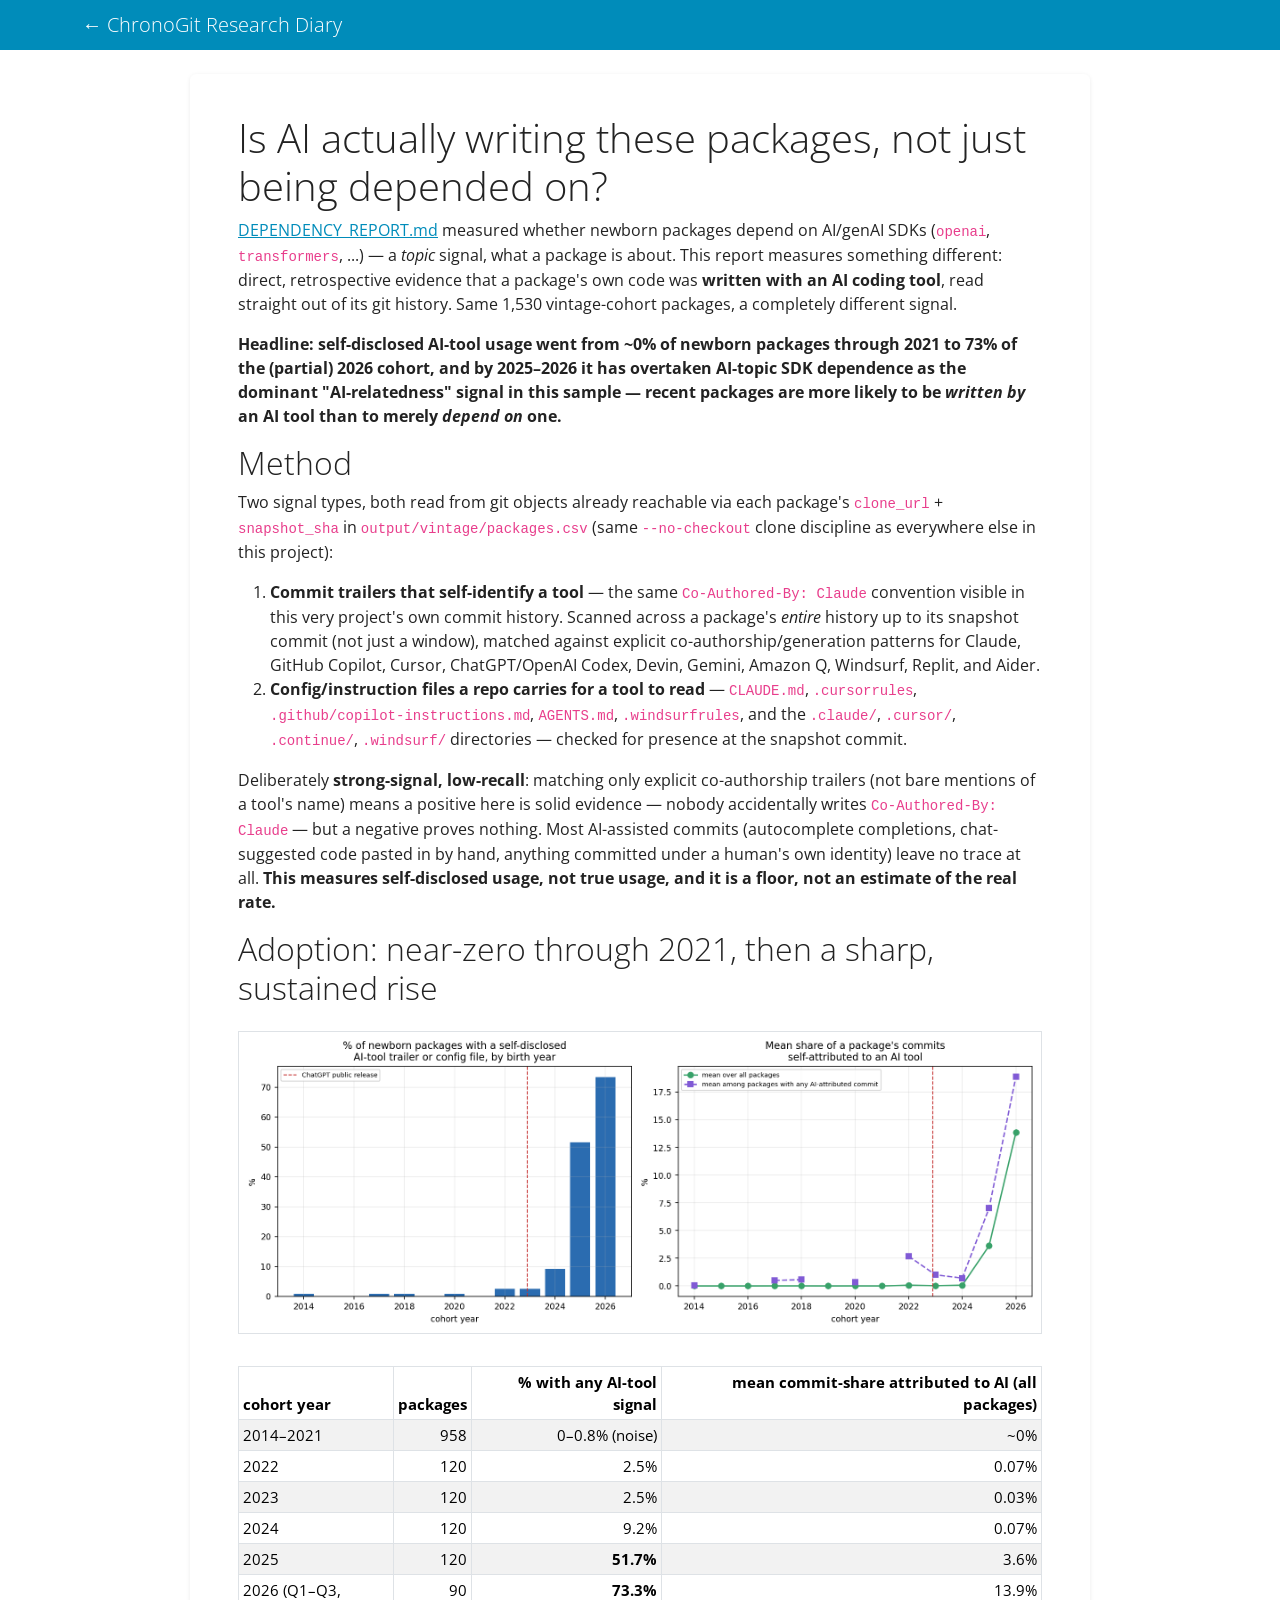
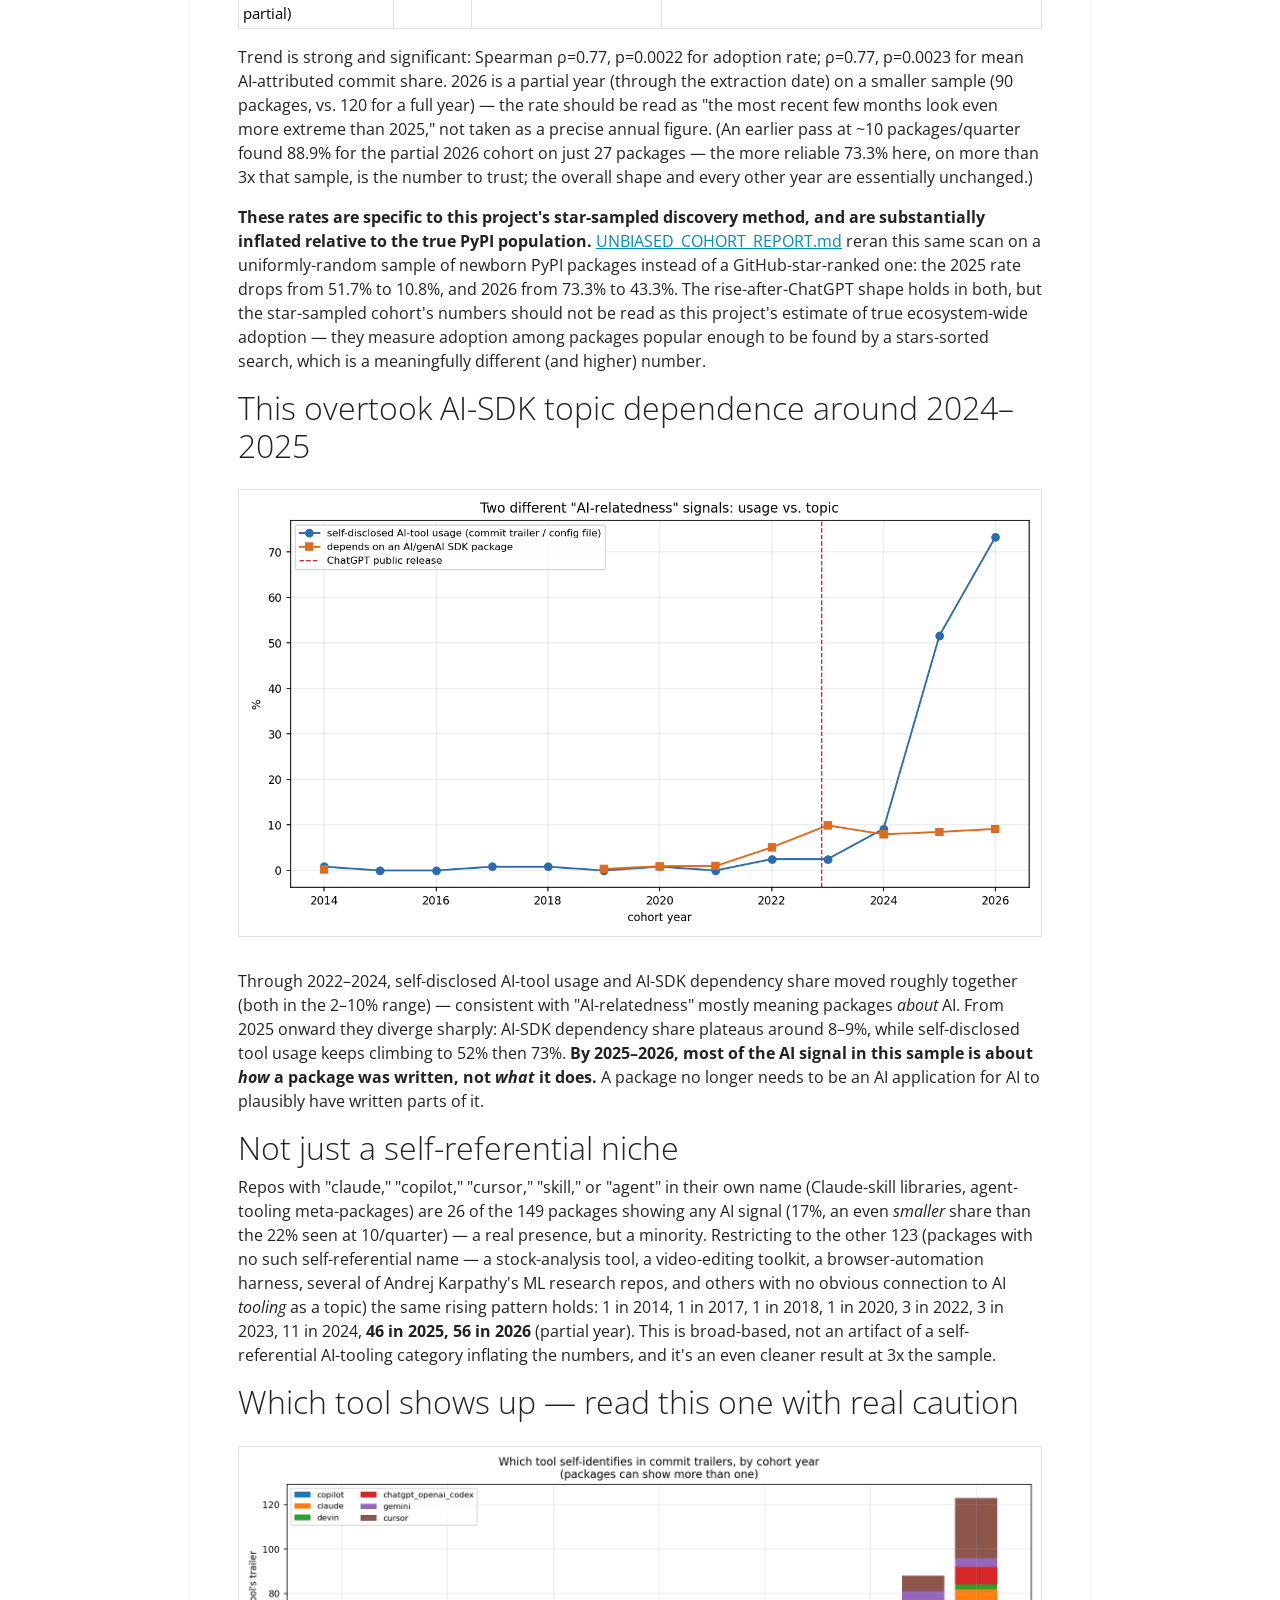
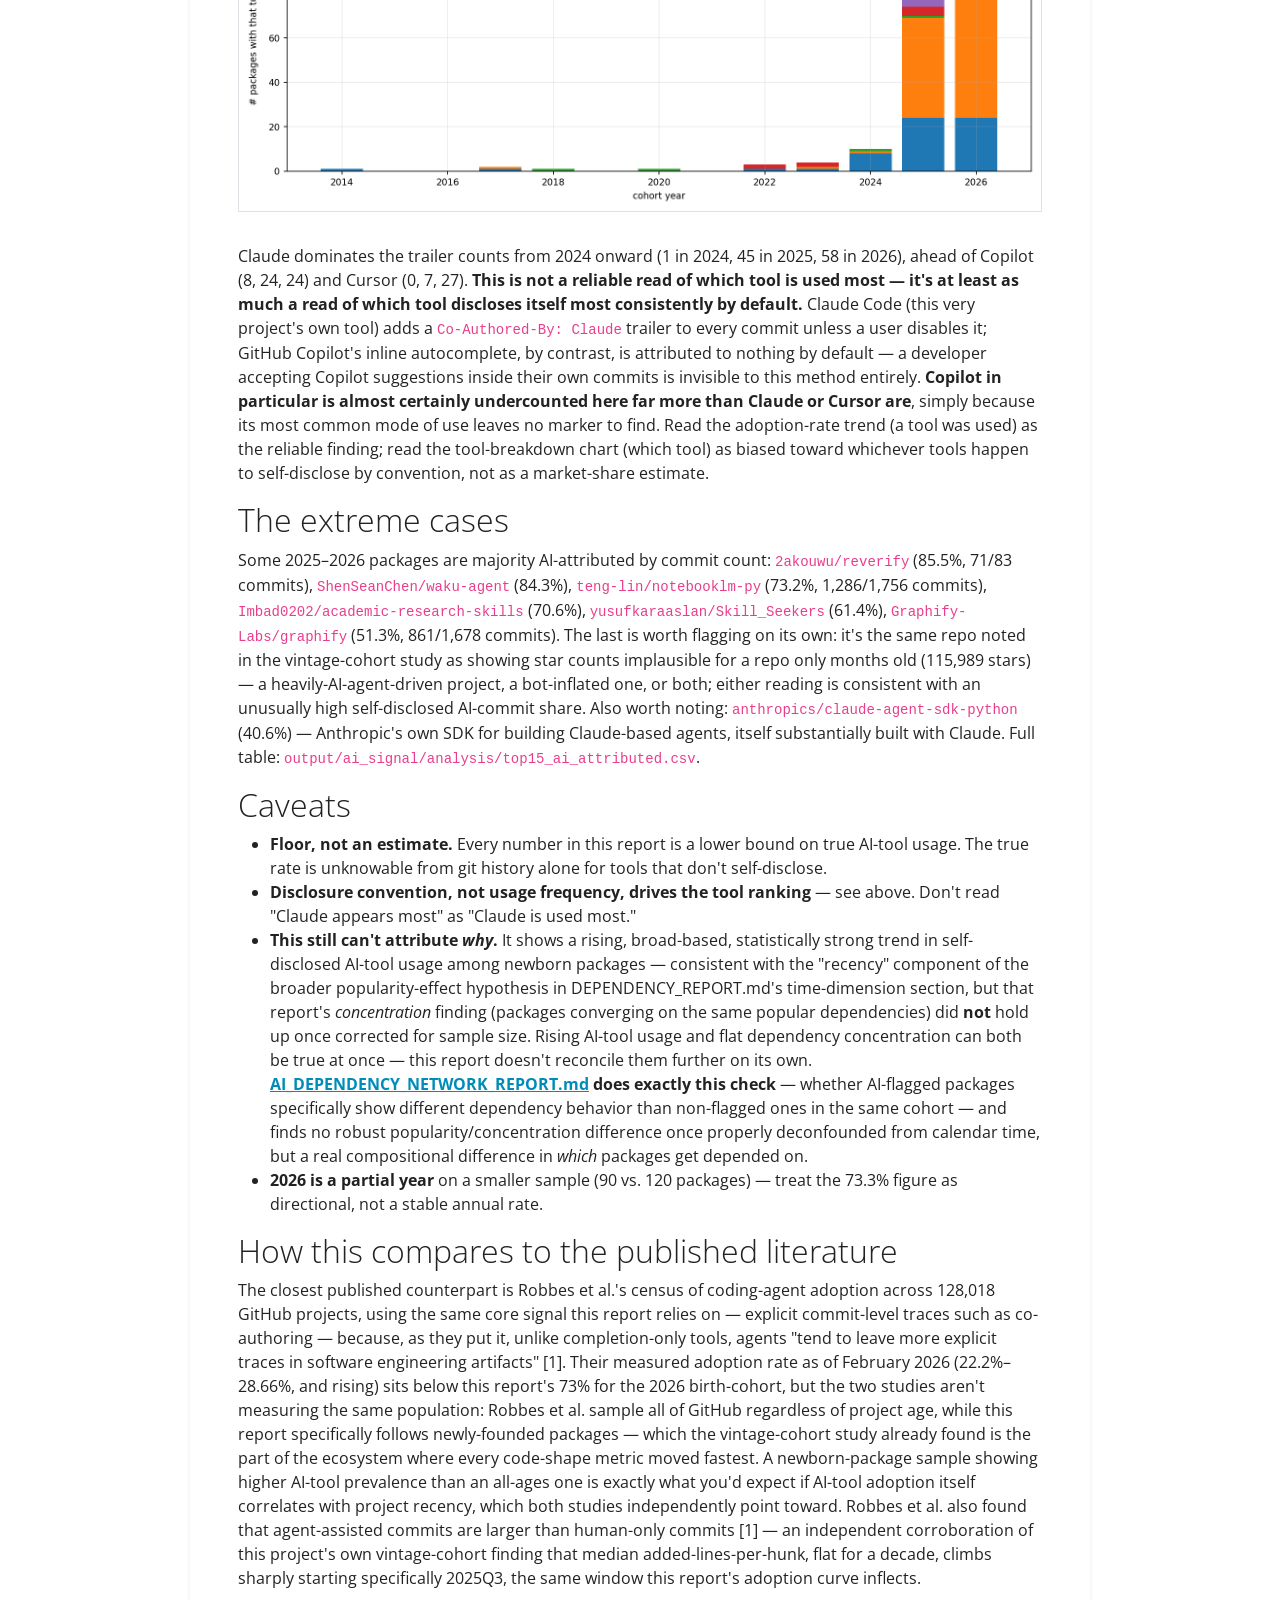
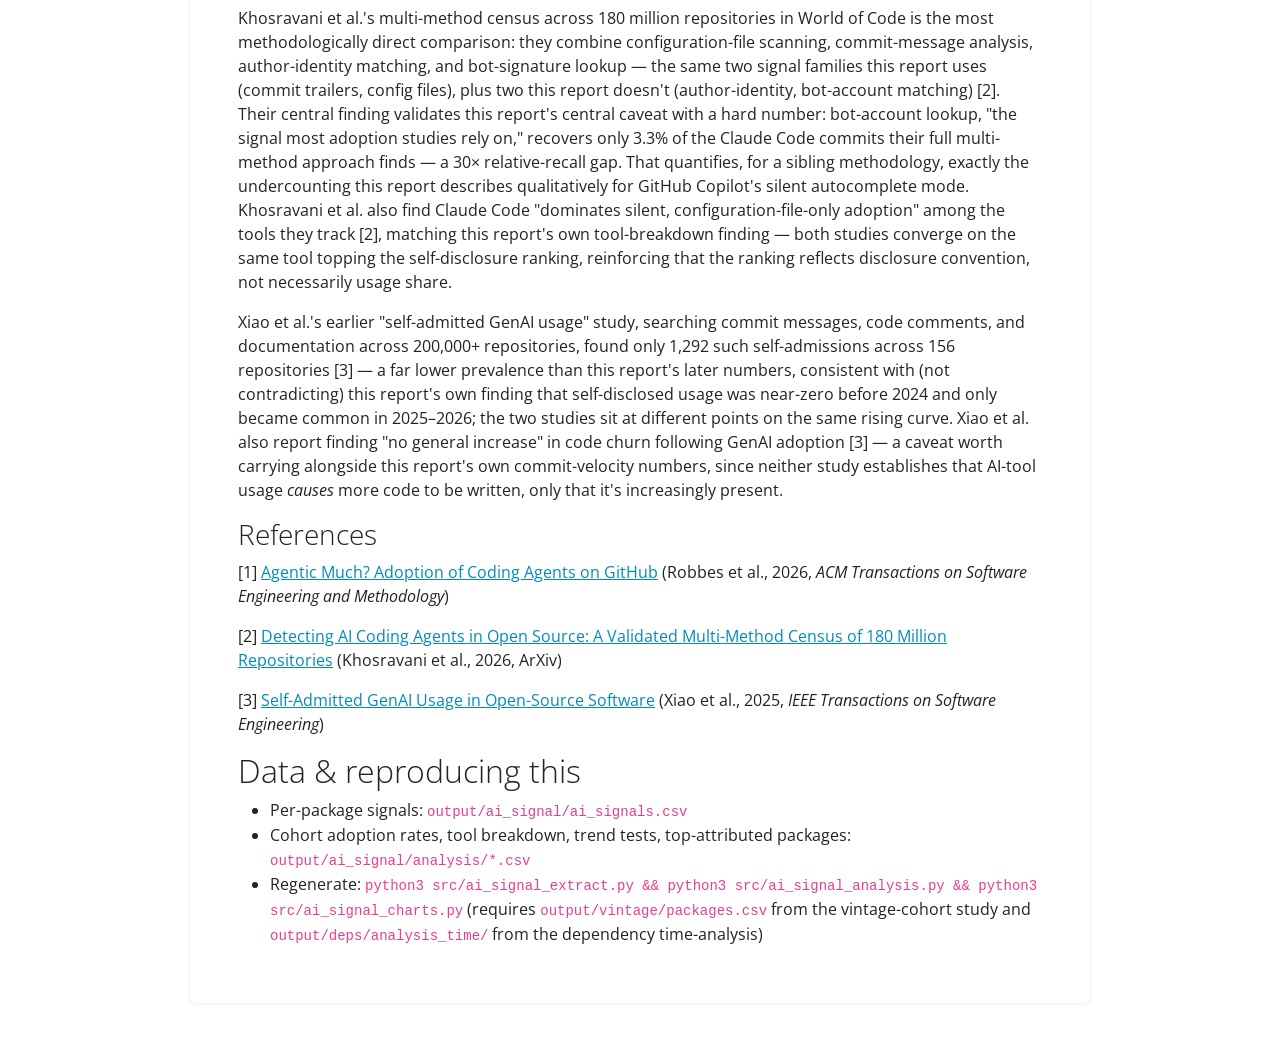
<file: research-diary/reports/AI_USAGE_REPORT.html>
<!doctype html>
<html lang="en">
<head>
<meta charset="utf-8">
<meta name="viewport" content="width=device-width, initial-scale=1">
<title>Is AI actually writing these packages, not just being depended on? - ChronoGit Research Diary</title>
<link rel="stylesheet" href="../vendor/bootstrap-yeti.min.css">
<link rel="stylesheet" href="report.css">
</head>
<body>
  <nav class="navbar navbar-expand navbar-dark bg-primary mb-4">
    <div class="container">
      <a class="navbar-brand mb-0 h1" href="../index.html">&larr; ChronoGit Research Diary</a>
    </div>
  </nav>
  <div class="container report-container">
<h1 id="is-ai-actually-writing-these-packages-not-just-being-depended-on">Is AI actually writing these packages, not just being depended on?</h1>
<p><a href="DEPENDENCY_REPORT.html">DEPENDENCY_REPORT.md</a> measured whether newborn
packages depend on AI/genAI SDKs (<code>openai</code>, <code>transformers</code>, ...) — a
<em>topic</em> signal, what a package is about. This report measures something
different: direct, retrospective evidence that a package's own code was
<strong>written with an AI coding tool</strong>, read straight out of its git history.
Same 1,530 vintage-cohort packages, a completely different signal.</p>
<p><strong>Headline: self-disclosed AI-tool usage went from ~0% of newborn
packages through 2021 to 73% of the (partial) 2026 cohort, and by
2025–2026 it has overtaken AI-topic SDK dependence as the dominant
"AI-relatedness" signal in this sample — recent packages are more likely
to be <em>written by</em> an AI tool than to merely <em>depend on</em> one.</strong></p>
<h2 id="method">Method</h2>
<p>Two signal types, both read from git objects already reachable via each
package's <code>clone_url</code> + <code>snapshot_sha</code> in <code>output/vintage/packages.csv</code>
(same <code>--no-checkout</code> clone discipline as everywhere else in this
project):</p>
<ol>
<li><strong>Commit trailers that self-identify a tool</strong> — the same
   <code>Co-Authored-By: Claude</code> convention visible in this very project's own
   commit history. Scanned across a package's <em>entire</em> history up to its
   snapshot commit (not just a window), matched against explicit
   co-authorship/generation patterns for Claude, GitHub Copilot, Cursor,
   ChatGPT/OpenAI Codex, Devin, Gemini, Amazon Q, Windsurf, Replit, and
   Aider.</li>
<li><strong>Config/instruction files a repo carries for a tool to read</strong> —
   <code>CLAUDE.md</code>, <code>.cursorrules</code>, <code>.github/copilot-instructions.md</code>,
   <code>AGENTS.md</code>, <code>.windsurfrules</code>, and the <code>.claude/</code>, <code>.cursor/</code>,
   <code>.continue/</code>, <code>.windsurf/</code> directories — checked for presence at the
   snapshot commit.</li>
</ol>
<p>Deliberately <strong>strong-signal, low-recall</strong>: matching only explicit
co-authorship trailers (not bare mentions of a tool's name) means a
positive here is solid evidence — nobody accidentally writes
<code>Co-Authored-By: Claude</code> — but a negative proves nothing. Most
AI-assisted commits (autocomplete completions, chat-suggested code pasted
in by hand, anything committed under a human's own identity) leave no
trace at all. <strong>This measures self-disclosed usage, not true usage, and
it is a floor, not an estimate of the real rate.</strong></p>
<h2 id="adoption-near-zero-through-2021-then-a-sharp-sustained-rise">Adoption: near-zero through 2021, then a sharp, sustained rise</h2>
<p><img class="img-fluid rounded border my-3" alt="Adoption rate over time" src="../../repo-metrics/output/ai_signal/charts/adoption_rate.png" /></p>
<table class="table table-striped table-bordered table-sm">
<thead>
<tr>
<th>cohort year</th>
<th style="text-align: right;">packages</th>
<th style="text-align: right;">% with any AI-tool signal</th>
<th style="text-align: right;">mean commit-share attributed to AI (all packages)</th>
</tr>
</thead>
<tbody>
<tr>
<td>2014–2021</td>
<td style="text-align: right;">958</td>
<td style="text-align: right;">0–0.8% (noise)</td>
<td style="text-align: right;">~0%</td>
</tr>
<tr>
<td>2022</td>
<td style="text-align: right;">120</td>
<td style="text-align: right;">2.5%</td>
<td style="text-align: right;">0.07%</td>
</tr>
<tr>
<td>2023</td>
<td style="text-align: right;">120</td>
<td style="text-align: right;">2.5%</td>
<td style="text-align: right;">0.03%</td>
</tr>
<tr>
<td>2024</td>
<td style="text-align: right;">120</td>
<td style="text-align: right;">9.2%</td>
<td style="text-align: right;">0.07%</td>
</tr>
<tr>
<td>2025</td>
<td style="text-align: right;">120</td>
<td style="text-align: right;"><strong>51.7%</strong></td>
<td style="text-align: right;">3.6%</td>
</tr>
<tr>
<td>2026 (Q1–Q3, partial)</td>
<td style="text-align: right;">90</td>
<td style="text-align: right;"><strong>73.3%</strong></td>
<td style="text-align: right;">13.9%</td>
</tr>
</tbody>
</table>
<p>Trend is strong and significant: Spearman ρ=0.77, p=0.0022 for adoption
rate; ρ=0.77, p=0.0023 for mean AI-attributed commit share. 2026 is a
partial year (through the extraction date) on a smaller sample (90
packages, vs. 120 for a full year) — the rate should be read as "the most
recent few months look even more extreme than 2025," not taken as a
precise annual figure. (An earlier pass at ~10 packages/quarter found
88.9% for the partial 2026 cohort on just 27 packages — the more reliable
73.3% here, on more than 3x that sample, is the number to trust; the
overall shape and every other year are essentially unchanged.)</p>
<p><strong>These rates are specific to this project's star-sampled discovery
method, and are substantially inflated relative to the true PyPI
population.</strong> <a href="UNBIASED_COHORT_REPORT.html">UNBIASED_COHORT_REPORT.md</a>
reran this same scan on a uniformly-random sample of newborn PyPI
packages instead of a GitHub-star-ranked one: the 2025 rate drops from
51.7% to 10.8%, and 2026 from 73.3% to 43.3%. The rise-after-ChatGPT
shape holds in both, but the star-sampled cohort's numbers should not be
read as this project's estimate of true ecosystem-wide adoption — they
measure adoption among packages popular enough to be found by a
stars-sorted search, which is a meaningfully different (and higher)
number.</p>
<h2 id="this-overtook-ai-sdk-topic-dependence-around-20242025">This overtook AI-SDK topic dependence around 2024–2025</h2>
<p><img class="img-fluid rounded border my-3" alt="Usage vs. topic" src="../../repo-metrics/output/ai_signal/charts/adoption_vs_sdk_timeline.png" /></p>
<p>Through 2022–2024, self-disclosed AI-tool usage and AI-SDK dependency
share moved roughly together (both in the 2–10% range) — consistent with
"AI-relatedness" mostly meaning packages <em>about</em> AI. From 2025 onward
they diverge sharply: AI-SDK dependency share plateaus around 8–9%,
while self-disclosed tool usage keeps climbing to 52% then 73%. <strong>By
2025–2026, most of the AI signal in this sample is about <em>how</em> a package
was written, not <em>what</em> it does.</strong> A package no longer needs to be an AI
application for AI to plausibly have written parts of it.</p>
<h2 id="not-just-a-self-referential-niche">Not just a self-referential niche</h2>
<p>Repos with "claude," "copilot," "cursor," "skill," or "agent" in their
own name (Claude-skill libraries, agent-tooling meta-packages) are 26 of
the 149 packages showing any AI signal (17%, an even <em>smaller</em> share than
the 22% seen at 10/quarter) — a real presence, but a minority. Restricting
to the other 123 (packages with no such self-referential name — a
stock-analysis tool, a video-editing toolkit, a browser-automation
harness, several of Andrej Karpathy's ML research repos, and others with
no obvious connection to AI <em>tooling</em> as a topic) the same rising pattern
holds: 1 in 2014, 1 in 2017, 1 in 2018, 1 in 2020, 3 in 2022, 3 in 2023,
11 in 2024, <strong>46 in 2025, 56 in 2026</strong> (partial year). This is
broad-based, not an artifact of a self-referential AI-tooling category
inflating the numbers, and it's an even cleaner result at 3x the sample.</p>
<h2 id="which-tool-shows-up-read-this-one-with-real-caution">Which tool shows up — read this one with real caution</h2>
<p><img class="img-fluid rounded border my-3" alt="Tool breakdown" src="../../repo-metrics/output/ai_signal/charts/tool_breakdown.png" /></p>
<p>Claude dominates the trailer counts from 2024 onward (1 in 2024, 45 in
2025, 58 in 2026), ahead of Copilot (8, 24, 24) and Cursor (0, 7, 27).
<strong>This is not a reliable read of which tool is used most — it's at least
as much a read of which tool discloses itself most consistently by
default.</strong> Claude Code (this very project's own tool) adds a
<code>Co-Authored-By: Claude</code> trailer to every commit unless a user
disables it; GitHub Copilot's inline autocomplete, by contrast, is
attributed to nothing by default — a developer accepting Copilot
suggestions inside their own commits is invisible to this method
entirely. <strong>Copilot in particular is almost certainly undercounted here
far more than Claude or Cursor are</strong>, simply because its most common mode
of use leaves no marker to find. Read the adoption-rate trend (a tool was
used) as the reliable finding; read the tool-breakdown chart (which tool)
as biased toward whichever tools happen to self-disclose by convention,
not as a market-share estimate.</p>
<h2 id="the-extreme-cases">The extreme cases</h2>
<p>Some 2025–2026 packages are majority AI-attributed by commit count:
<code>2akouwu/reverify</code> (85.5%, 71/83 commits), <code>ShenSeanChen/waku-agent</code>
(84.3%), <code>teng-lin/notebooklm-py</code> (73.2%, 1,286/1,756 commits),
<code>Imbad0202/academic-research-skills</code> (70.6%), <code>yusufkaraaslan/Skill_Seekers</code>
(61.4%), <code>Graphify-Labs/graphify</code> (51.3%, 861/1,678 commits). The last is
worth flagging on its own: it's the same repo noted in the vintage-cohort
study as showing star counts implausible for a repo only months old
(115,989 stars) — a heavily-AI-agent-driven project, a bot-inflated one,
or both; either reading is consistent with an unusually high
self-disclosed AI-commit share. Also worth noting:
<code>anthropics/claude-agent-sdk-python</code> (40.6%) — Anthropic's own SDK for
building Claude-based agents, itself substantially built with Claude.
Full table: <code>output/ai_signal/analysis/top15_ai_attributed.csv</code>.</p>
<h2 id="caveats">Caveats</h2>
<ul>
<li><strong>Floor, not an estimate.</strong> Every number in this report is a lower
  bound on true AI-tool usage. The true rate is unknowable from git
  history alone for tools that don't self-disclose.</li>
<li><strong>Disclosure convention, not usage frequency, drives the tool
  ranking</strong> — see above. Don't read "Claude appears most" as "Claude is
  used most."</li>
<li><strong>This still can't attribute <em>why</em>.</strong> It shows a rising, broad-based,
  statistically strong trend in self-disclosed AI-tool usage among
  newborn packages — consistent with the "recency" component of the
  broader popularity-effect hypothesis in DEPENDENCY_REPORT.md's
  time-dimension section, but that report's <em>concentration</em> finding
  (packages converging on the same popular dependencies) did <strong>not</strong>
  hold up once corrected for sample size. Rising AI-tool usage and flat
  dependency concentration can both be true at once — this report
  doesn't reconcile them further on its own. <strong><a href="AI_DEPENDENCY_NETWORK_REPORT.html">AI_DEPENDENCY_NETWORK_REPORT.md</a>
  does exactly this check</strong> — whether AI-flagged packages specifically
  show different dependency behavior than non-flagged ones in the same
  cohort — and finds no robust popularity/concentration difference once
  properly deconfounded from calendar time, but a real compositional
  difference in <em>which</em> packages get depended on.</li>
<li><strong>2026 is a partial year</strong> on a smaller sample (90 vs. 120 packages) —
  treat the 73.3% figure as directional, not a stable annual rate.</li>
</ul>
<h2 id="how-this-compares-to-the-published-literature">How this compares to the published literature</h2>
<p>The closest published counterpart is Robbes et al.'s census of
coding-agent adoption across 128,018 GitHub projects, using the same core
signal this report relies on — explicit commit-level traces such as
co-authoring — because, as they put it, unlike completion-only tools,
agents "tend to leave more explicit traces in software engineering
artifacts" [1]. Their measured adoption rate as of February 2026
(22.2%–28.66%, and rising) sits below this report's 73% for the 2026
birth-cohort, but the two studies aren't measuring the same population:
Robbes et al. sample all of GitHub regardless of project age, while this
report specifically follows newly-founded packages — which the
vintage-cohort study already found is the part of the ecosystem where
every code-shape metric moved fastest. A newborn-package sample showing
higher AI-tool prevalence than an all-ages one is exactly what you'd
expect if AI-tool adoption itself correlates with project recency, which
both studies independently point toward. Robbes et al. also found that
agent-assisted commits are larger than human-only commits [1] — an
independent corroboration of this project's own vintage-cohort finding
that median added-lines-per-hunk, flat for a decade, climbs sharply
starting specifically 2025Q3, the same window this report's adoption
curve inflects.</p>
<p>Khosravani et al.'s multi-method census across 180 million repositories
in World of Code is the most methodologically direct comparison: they
combine configuration-file scanning, commit-message analysis,
author-identity matching, and bot-signature lookup — the same two signal
families this report uses (commit trailers, config files), plus two this
report doesn't (author-identity, bot-account matching) [2]. Their central
finding validates this report's central caveat with a hard number:
bot-account lookup, "the signal most adoption studies rely on," recovers
only 3.3% of the Claude Code commits their full multi-method approach
finds — a 30× relative-recall gap. That quantifies, for a sibling
methodology, exactly the undercounting this report describes
qualitatively for GitHub Copilot's silent autocomplete mode. Khosravani
et al. also find Claude Code "dominates silent, configuration-file-only
adoption" among the tools they track [2], matching this report's own
tool-breakdown finding — both studies converge on the same tool topping
the self-disclosure ranking, reinforcing that the ranking reflects
disclosure convention, not necessarily usage share.</p>
<p>Xiao et al.'s earlier "self-admitted GenAI usage" study, searching commit
messages, code comments, and documentation across 200,000+ repositories,
found only 1,292 such self-admissions across 156 repositories [3] — a far
lower prevalence than this report's later numbers, consistent with (not
contradicting) this report's own finding that self-disclosed usage was
near-zero before 2024 and only became common in 2025–2026; the two
studies sit at different points on the same rising curve. Xiao et al.
also report finding "no general increase" in code churn following GenAI
adoption [3] — a caveat worth carrying alongside this report's own
commit-velocity numbers, since neither study establishes that AI-tool
usage <em>causes</em> more code to be written, only that it's increasingly
present.</p>
<h3 id="references">References</h3>
<p>[1] <a href="https://consensus.app/papers/details/20050425973953e9b0a6c9f316e85d44/?utm_source=claude_desktop">Agentic Much? Adoption of Coding Agents on GitHub</a> (Robbes et al., 2026, <em>ACM Transactions on Software Engineering and Methodology</em>)</p>
<p>[2] <a href="https://consensus.app/papers/details/d9f42bd4b4e05f78824808f090534384/?utm_source=claude_desktop">Detecting AI Coding Agents in Open Source: A Validated Multi-Method Census of 180 Million Repositories</a> (Khosravani et al., 2026, ArXiv)</p>
<p>[3] <a href="https://consensus.app/papers/details/aea2e62ca2295dfcaf8a4c87e8e358ec/?utm_source=claude_desktop">Self-Admitted GenAI Usage in Open-Source Software</a> (Xiao et al., 2025, <em>IEEE Transactions on Software Engineering</em>)</p>
<h2 id="data-reproducing-this">Data &amp; reproducing this</h2>
<ul>
<li>Per-package signals: <code>output/ai_signal/ai_signals.csv</code></li>
<li>Cohort adoption rates, tool breakdown, trend tests, top-attributed
  packages: <code>output/ai_signal/analysis/*.csv</code></li>
<li>Regenerate: <code>python3 src/ai_signal_extract.py &amp;&amp; python3
  src/ai_signal_analysis.py &amp;&amp; python3 src/ai_signal_charts.py</code>
  (requires <code>output/vintage/packages.csv</code> from the vintage-cohort study
  and <code>output/deps/analysis_time/</code> from the dependency time-analysis)</li>
</ul>
  </div>
</body>
</html>
</file>
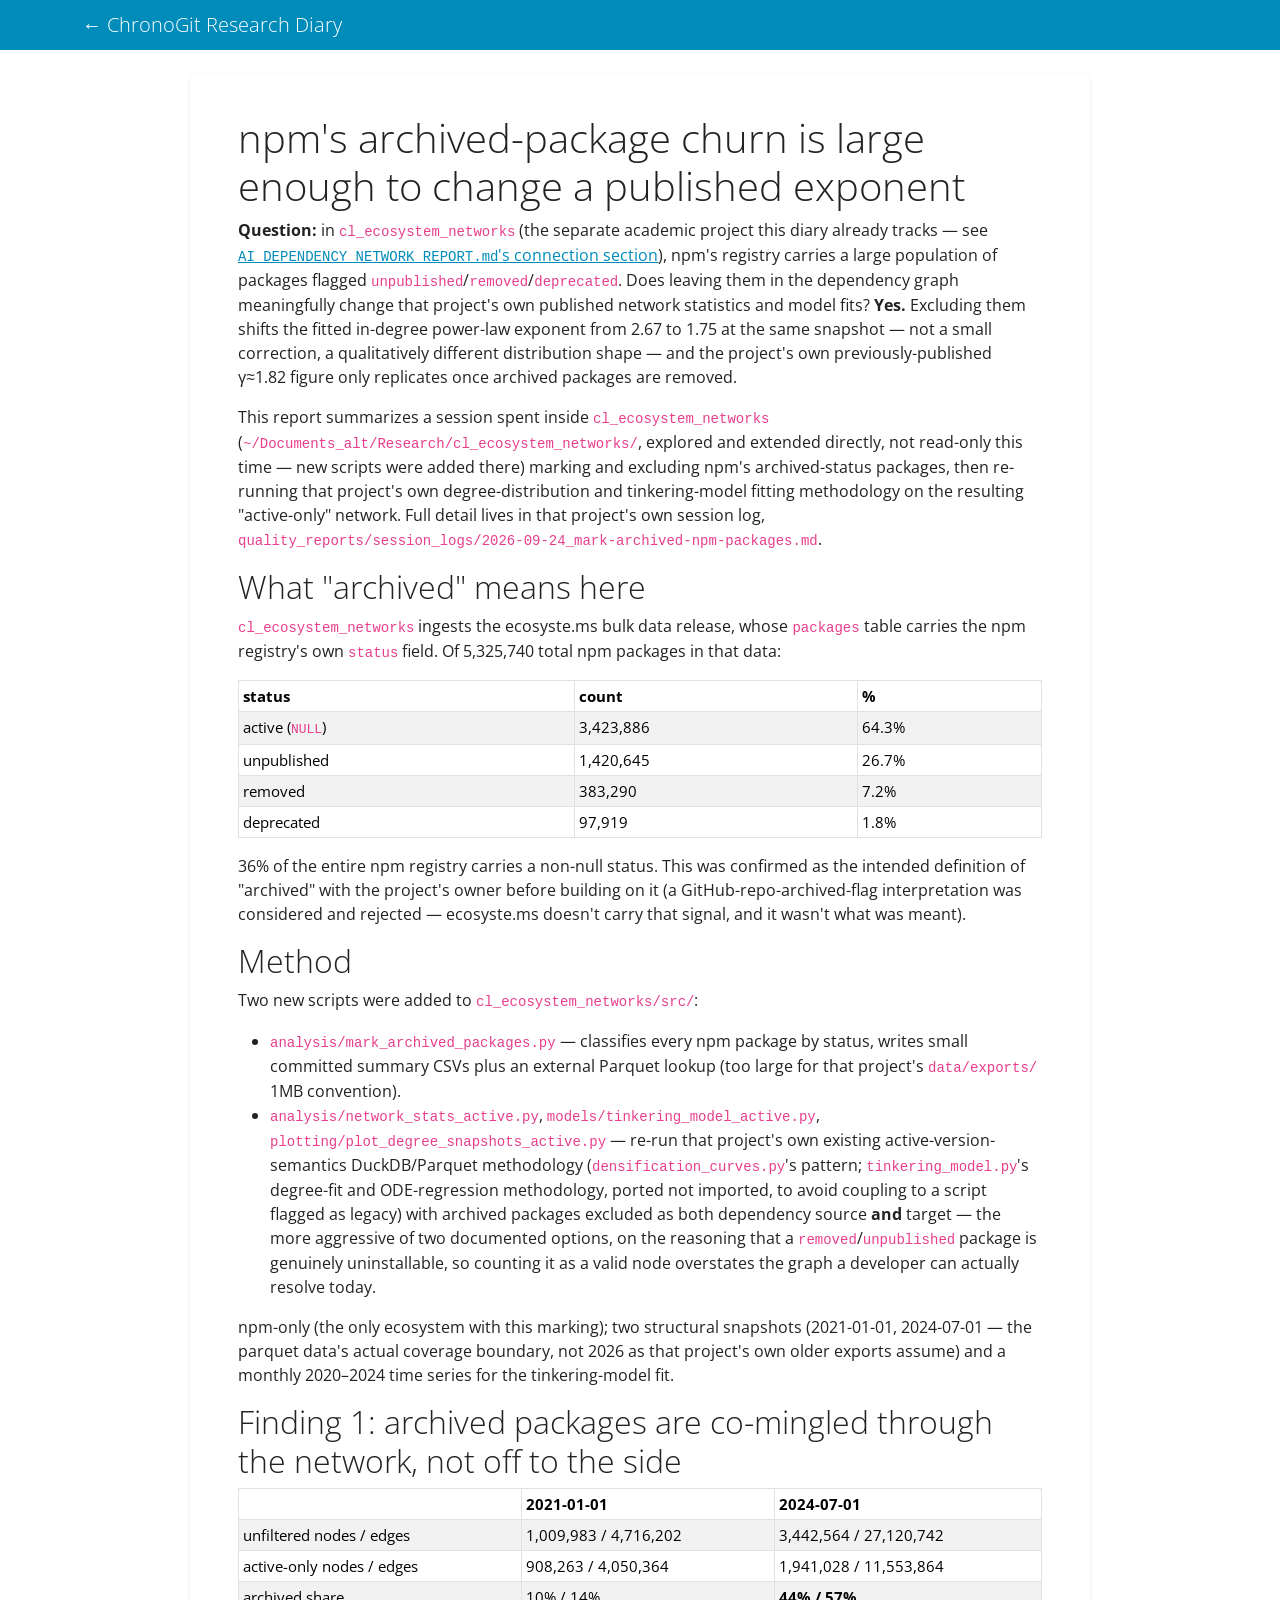
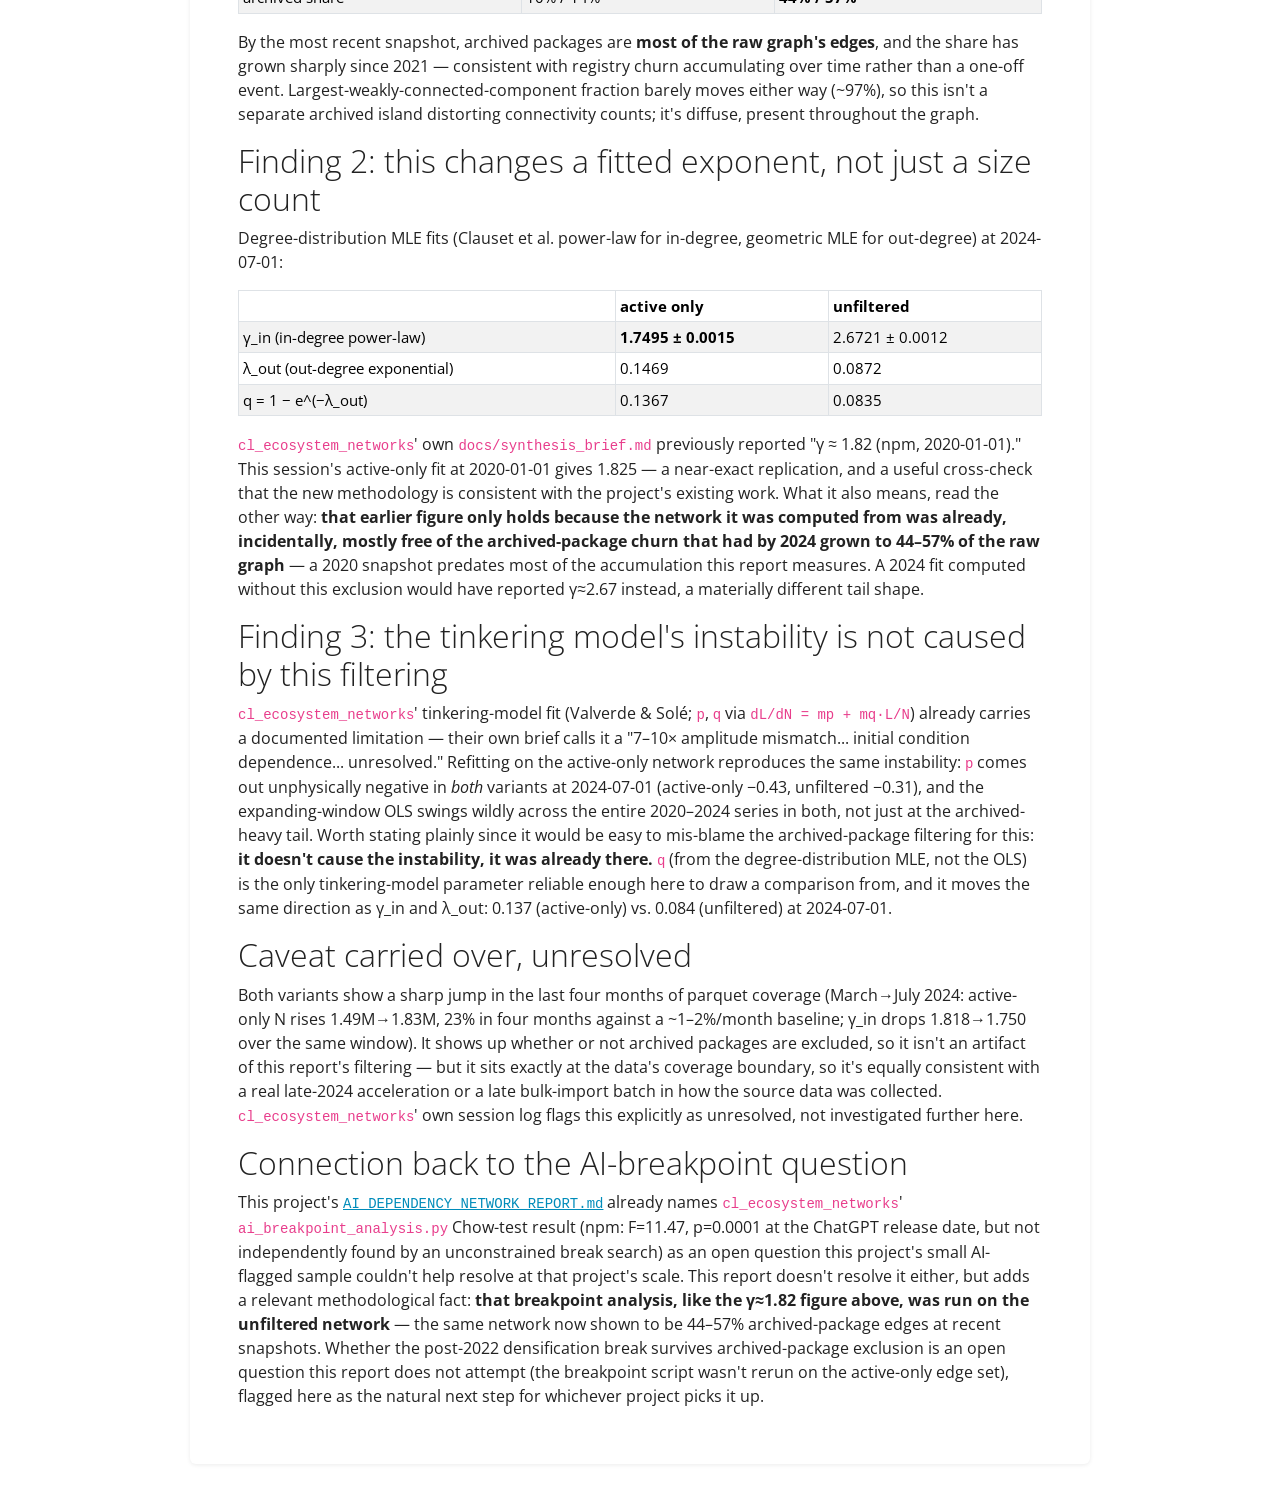
<file: research-diary/reports/CL_ECOSYSTEM_ARCHIVED_PACKAGES_REPORT.html>
<!doctype html>
<html lang="en">
<head>
<meta charset="utf-8">
<meta name="viewport" content="width=device-width, initial-scale=1">
<title>npm's archived-package churn is large enough to change a published exponent - ChronoGit Research Diary</title>
<link rel="stylesheet" href="../vendor/bootstrap-yeti.min.css">
<link rel="stylesheet" href="report.css">
</head>
<body>
  <nav class="navbar navbar-expand navbar-dark bg-primary mb-4">
    <div class="container">
      <a class="navbar-brand mb-0 h1" href="../index.html">&larr; ChronoGit Research Diary</a>
    </div>
  </nav>
  <div class="container report-container">
<h1 id="npms-archived-package-churn-is-large-enough-to-change-a-published-exponent">npm's archived-package churn is large enough to change a published exponent</h1>
<p><strong>Question:</strong> in <code>cl_ecosystem_networks</code> (the separate academic project this
diary already tracks — see
<a href="AI_DEPENDENCY_NETWORK_REPORT.html#connection-to-cl_ecosystem_networks"><code>AI_DEPENDENCY_NETWORK_REPORT.md</code>'s connection section</a>),
npm's registry carries a large population of packages flagged
<code>unpublished</code>/<code>removed</code>/<code>deprecated</code>. Does leaving them in the dependency
graph meaningfully change that project's own published network statistics
and model fits? <strong>Yes.</strong> Excluding them shifts the fitted in-degree
power-law exponent from 2.67 to 1.75 at the same snapshot — not a small
correction, a qualitatively different distribution shape — and the
project's own previously-published γ≈1.82 figure only replicates once
archived packages are removed.</p>
<p>This report summarizes a session spent inside <code>cl_ecosystem_networks</code>
(<code>~/Documents_alt/Research/cl_ecosystem_networks/</code>, explored and extended
directly, not read-only this time — new scripts were added there) marking
and excluding npm's archived-status packages, then re-running that
project's own degree-distribution and tinkering-model fitting methodology
on the resulting "active-only" network. Full detail lives in that
project's own session log,
<code>quality_reports/session_logs/2026-09-24_mark-archived-npm-packages.md</code>.</p>
<h2 id="what-archived-means-here">What "archived" means here</h2>
<p><code>cl_ecosystem_networks</code> ingests the ecosyste.ms bulk data release, whose
<code>packages</code> table carries the npm registry's own <code>status</code> field. Of
5,325,740 total npm packages in that data:</p>
<table class="table table-striped table-bordered table-sm">
<thead>
<tr>
<th>status</th>
<th>count</th>
<th>%</th>
</tr>
</thead>
<tbody>
<tr>
<td>active (<code>NULL</code>)</td>
<td>3,423,886</td>
<td>64.3%</td>
</tr>
<tr>
<td>unpublished</td>
<td>1,420,645</td>
<td>26.7%</td>
</tr>
<tr>
<td>removed</td>
<td>383,290</td>
<td>7.2%</td>
</tr>
<tr>
<td>deprecated</td>
<td>97,919</td>
<td>1.8%</td>
</tr>
</tbody>
</table>
<p>36% of the entire npm registry carries a non-null status. This was
confirmed as the intended definition of "archived" with the project's
owner before building on it (a GitHub-repo-archived-flag interpretation
was considered and rejected — ecosyste.ms doesn't carry that signal, and
it wasn't what was meant).</p>
<h2 id="method">Method</h2>
<p>Two new scripts were added to <code>cl_ecosystem_networks/src/</code>:</p>
<ul>
<li><code>analysis/mark_archived_packages.py</code> — classifies every npm package by
  status, writes small committed summary CSVs plus an external Parquet
  lookup (too large for that project's <code>data/exports/</code> 1MB convention).</li>
<li><code>analysis/network_stats_active.py</code>, <code>models/tinkering_model_active.py</code>,
  <code>plotting/plot_degree_snapshots_active.py</code> — re-run that project's own
  existing active-version-semantics DuckDB/Parquet methodology
  (<code>densification_curves.py</code>'s pattern; <code>tinkering_model.py</code>'s degree-fit
  and ODE-regression methodology, ported not imported, to avoid coupling
  to a script flagged as legacy) with archived packages excluded as both
  dependency source <strong>and</strong> target — the more aggressive of two
  documented options, on the reasoning that a <code>removed</code>/<code>unpublished</code>
  package is genuinely uninstallable, so counting it as a valid node
  overstates the graph a developer can actually resolve today.</li>
</ul>
<p>npm-only (the only ecosystem with this marking); two structural snapshots
(2021-01-01, 2024-07-01 — the parquet data's actual coverage boundary,
not 2026 as that project's own older exports assume) and a monthly
2020–2024 time series for the tinkering-model fit.</p>
<h2 id="finding-1-archived-packages-are-co-mingled-through-the-network-not-off-to-the-side">Finding 1: archived packages are co-mingled through the network, not off to the side</h2>
<table class="table table-striped table-bordered table-sm">
<thead>
<tr>
<th></th>
<th>2021-01-01</th>
<th>2024-07-01</th>
</tr>
</thead>
<tbody>
<tr>
<td>unfiltered nodes / edges</td>
<td>1,009,983 / 4,716,202</td>
<td>3,442,564 / 27,120,742</td>
</tr>
<tr>
<td>active-only nodes / edges</td>
<td>908,263 / 4,050,364</td>
<td>1,941,028 / 11,553,864</td>
</tr>
<tr>
<td>archived share</td>
<td>10% / 14%</td>
<td><strong>44% / 57%</strong></td>
</tr>
</tbody>
</table>
<p>By the most recent snapshot, archived packages are <strong>most of the raw
graph's edges</strong>, and the share has grown sharply since 2021 — consistent
with registry churn accumulating over time rather than a one-off event.
Largest-weakly-connected-component fraction barely moves either way
(~97%), so this isn't a separate archived island distorting connectivity
counts; it's diffuse, present throughout the graph.</p>
<h2 id="finding-2-this-changes-a-fitted-exponent-not-just-a-size-count">Finding 2: this changes a fitted exponent, not just a size count</h2>
<p>Degree-distribution MLE fits (Clauset et al. power-law for in-degree,
geometric MLE for out-degree) at 2024-07-01:</p>
<table class="table table-striped table-bordered table-sm">
<thead>
<tr>
<th></th>
<th>active only</th>
<th>unfiltered</th>
</tr>
</thead>
<tbody>
<tr>
<td>γ_in (in-degree power-law)</td>
<td><strong>1.7495 ± 0.0015</strong></td>
<td>2.6721 ± 0.0012</td>
</tr>
<tr>
<td>λ_out (out-degree exponential)</td>
<td>0.1469</td>
<td>0.0872</td>
</tr>
<tr>
<td>q = 1 − e^(−λ_out)</td>
<td>0.1367</td>
<td>0.0835</td>
</tr>
</tbody>
</table>
<p><code>cl_ecosystem_networks</code>' own <code>docs/synthesis_brief.md</code> previously reported
"γ ≈ 1.82 (npm, 2020-01-01)." This session's active-only fit at
2020-01-01 gives 1.825 — a near-exact replication, and a useful
cross-check that the new methodology is consistent with the project's
existing work. What it also means, read the other way: <strong>that earlier
figure only holds because the network it was computed from was
already, incidentally, mostly free of the archived-package churn that
had by 2024 grown to 44–57% of the raw graph</strong> — a 2020 snapshot predates
most of the accumulation this report measures. A 2024 fit computed
without this exclusion would have reported γ≈2.67 instead, a materially
different tail shape.</p>
<h2 id="finding-3-the-tinkering-models-instability-is-not-caused-by-this-filtering">Finding 3: the tinkering model's instability is not caused by this filtering</h2>
<p><code>cl_ecosystem_networks</code>' tinkering-model fit (Valverde &amp; Solé; <code>p</code>, <code>q</code>
via <code>dL/dN = mp + mq·L/N</code>) already carries a documented limitation —
their own brief calls it a "7–10× amplitude mismatch... initial condition
dependence... unresolved." Refitting on the active-only network reproduces
the same instability: <code>p</code> comes out unphysically negative in <em>both</em>
variants at 2024-07-01 (active-only −0.43, unfiltered −0.31), and the
expanding-window OLS swings wildly across the entire 2020–2024 series in
both, not just at the archived-heavy tail. Worth stating plainly since
it would be easy to mis-blame the archived-package filtering for this:
<strong>it doesn't cause the instability, it was already there.</strong> <code>q</code> (from the
degree-distribution MLE, not the OLS) is the only tinkering-model
parameter reliable enough here to draw a comparison from, and it moves
the same direction as γ_in and λ_out: 0.137 (active-only) vs. 0.084
(unfiltered) at 2024-07-01.</p>
<h2 id="caveat-carried-over-unresolved">Caveat carried over, unresolved</h2>
<p>Both variants show a sharp jump in the last four months of parquet
coverage (March→July 2024: active-only N rises 1.49M→1.83M, 23% in four
months against a ~1–2%/month baseline; γ_in drops 1.818→1.750 over the
same window). It shows up whether or not archived packages are excluded,
so it isn't an artifact of this report's filtering — but it sits exactly
at the data's coverage boundary, so it's equally consistent with a real
late-2024 acceleration or a late bulk-import batch in how the source data
was collected. <code>cl_ecosystem_networks</code>' own session log flags this
explicitly as unresolved, not investigated further here.</p>
<h2 id="connection-back-to-the-ai-breakpoint-question">Connection back to the AI-breakpoint question</h2>
<p>This project's <a href="AI_DEPENDENCY_NETWORK_REPORT.html#connection-to-cl_ecosystem_networks"><code>AI_DEPENDENCY_NETWORK_REPORT.md</code></a>
already names <code>cl_ecosystem_networks</code>' <code>ai_breakpoint_analysis.py</code>
Chow-test result (npm: F=11.47, p=0.0001 at the ChatGPT release date, but
not independently found by an unconstrained break search) as an open
question this project's small AI-flagged sample couldn't help resolve at
that project's scale. This report doesn't resolve it either, but adds a
relevant methodological fact: <strong>that breakpoint analysis, like the
γ≈1.82 figure above, was run on the unfiltered network</strong> — the same
network now shown to be 44–57% archived-package edges at recent
snapshots. Whether the post-2022 densification break survives
archived-package exclusion is an open question this report does not
attempt (the breakpoint script wasn't rerun on the active-only edge set),
flagged here as the natural next step for whichever project picks it up.</p>
  </div>
</body>
</html>
</file>
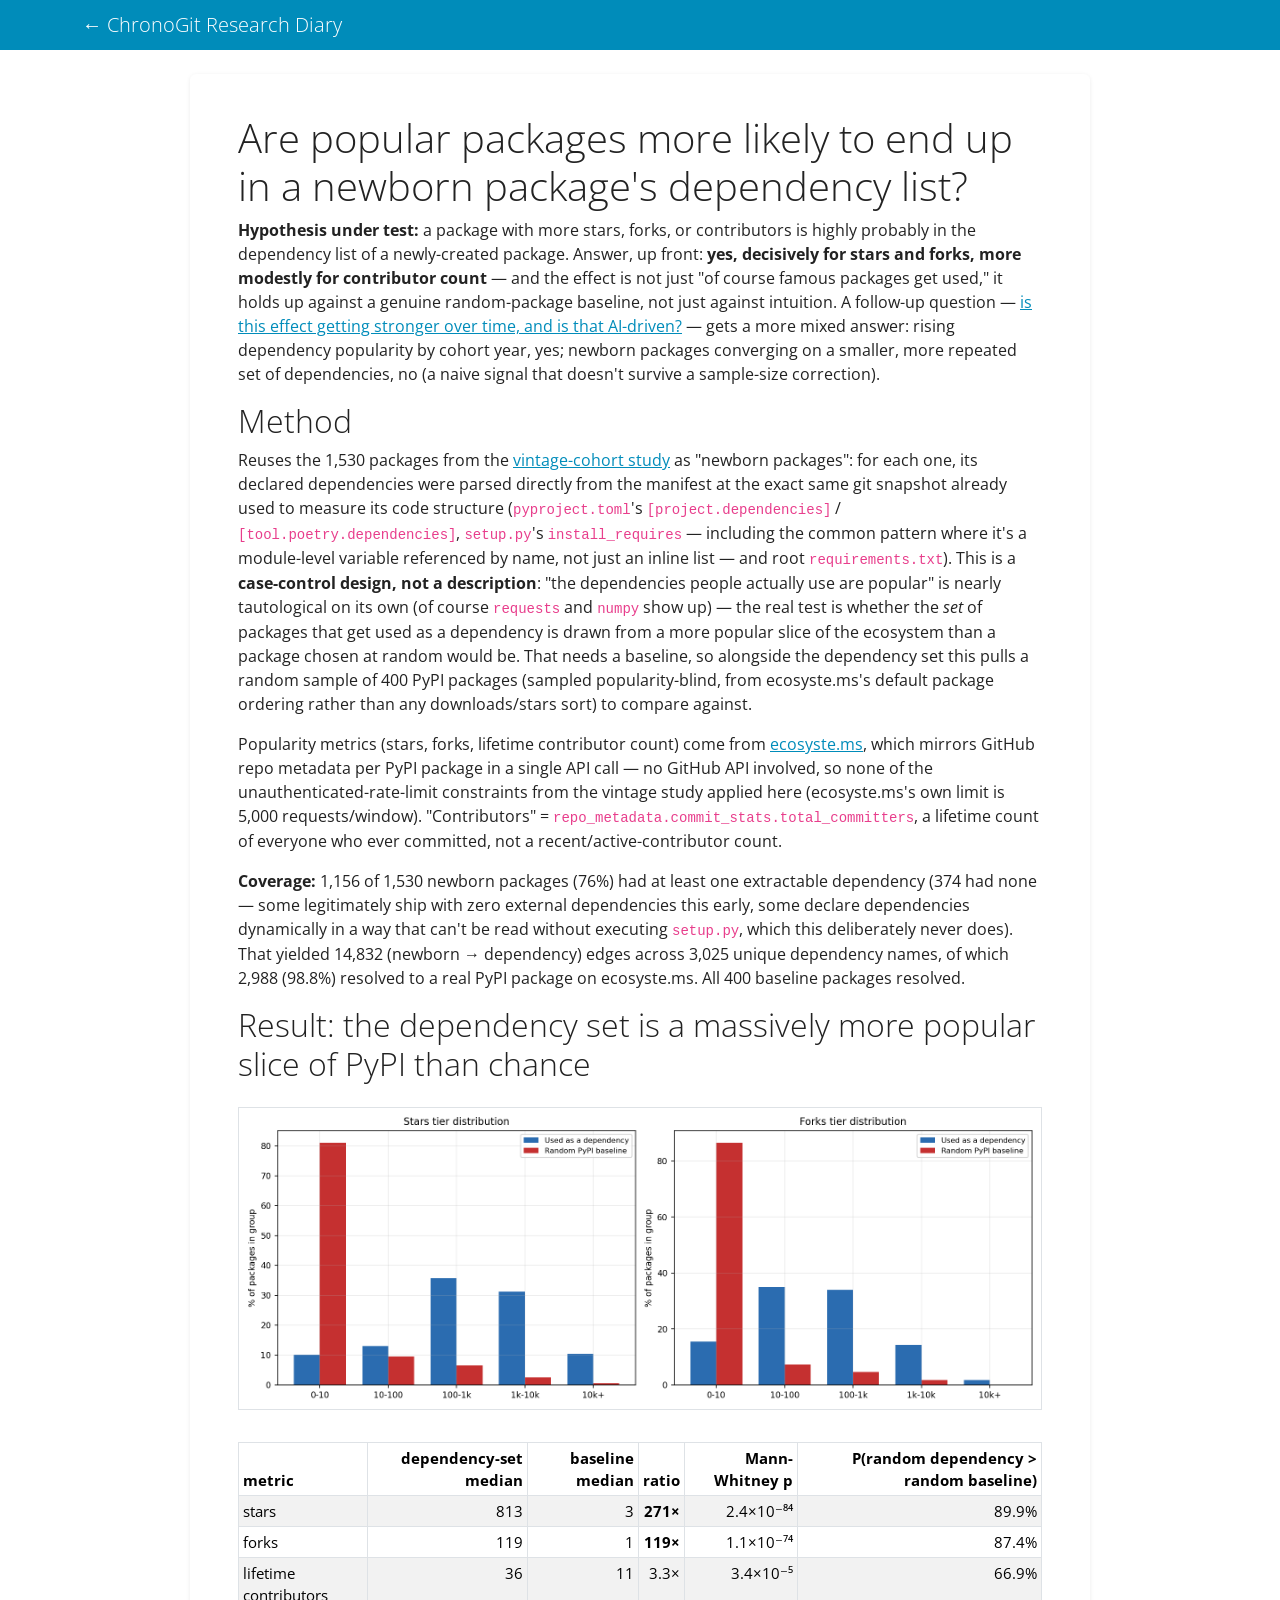
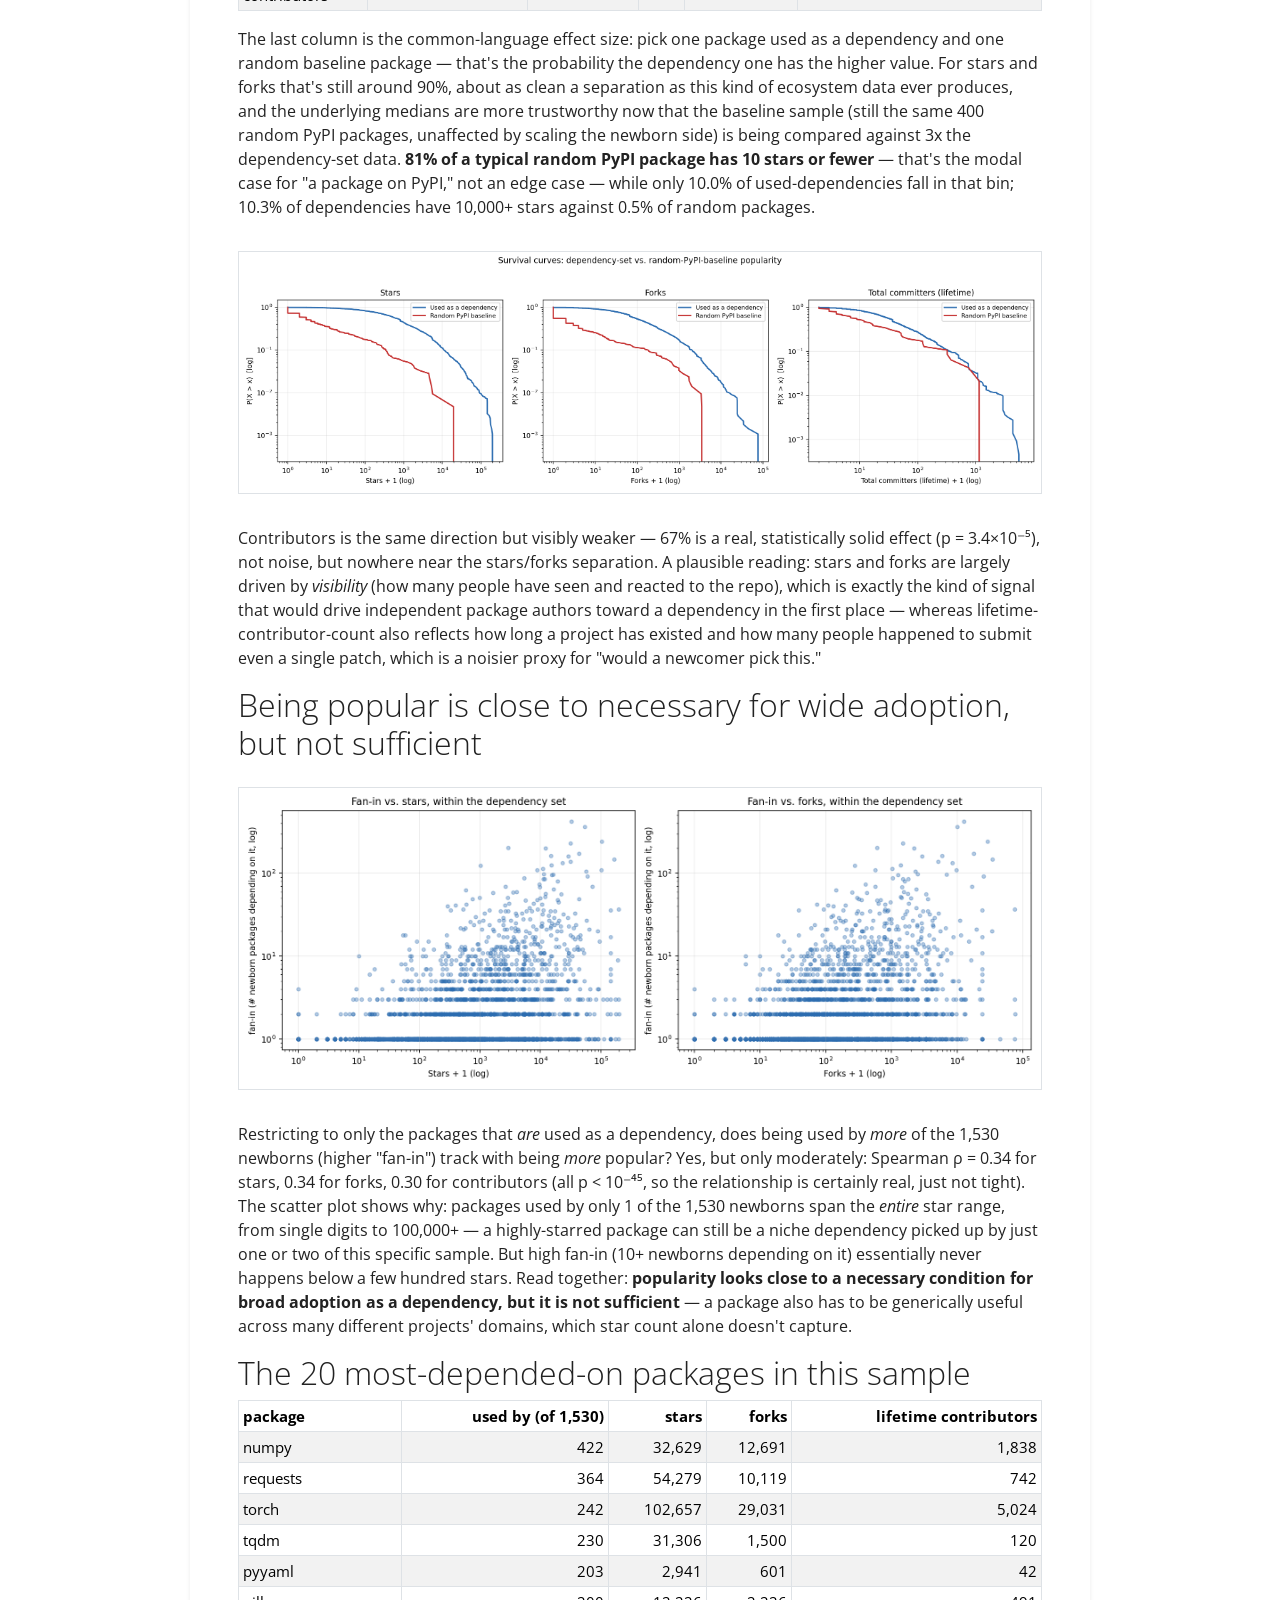
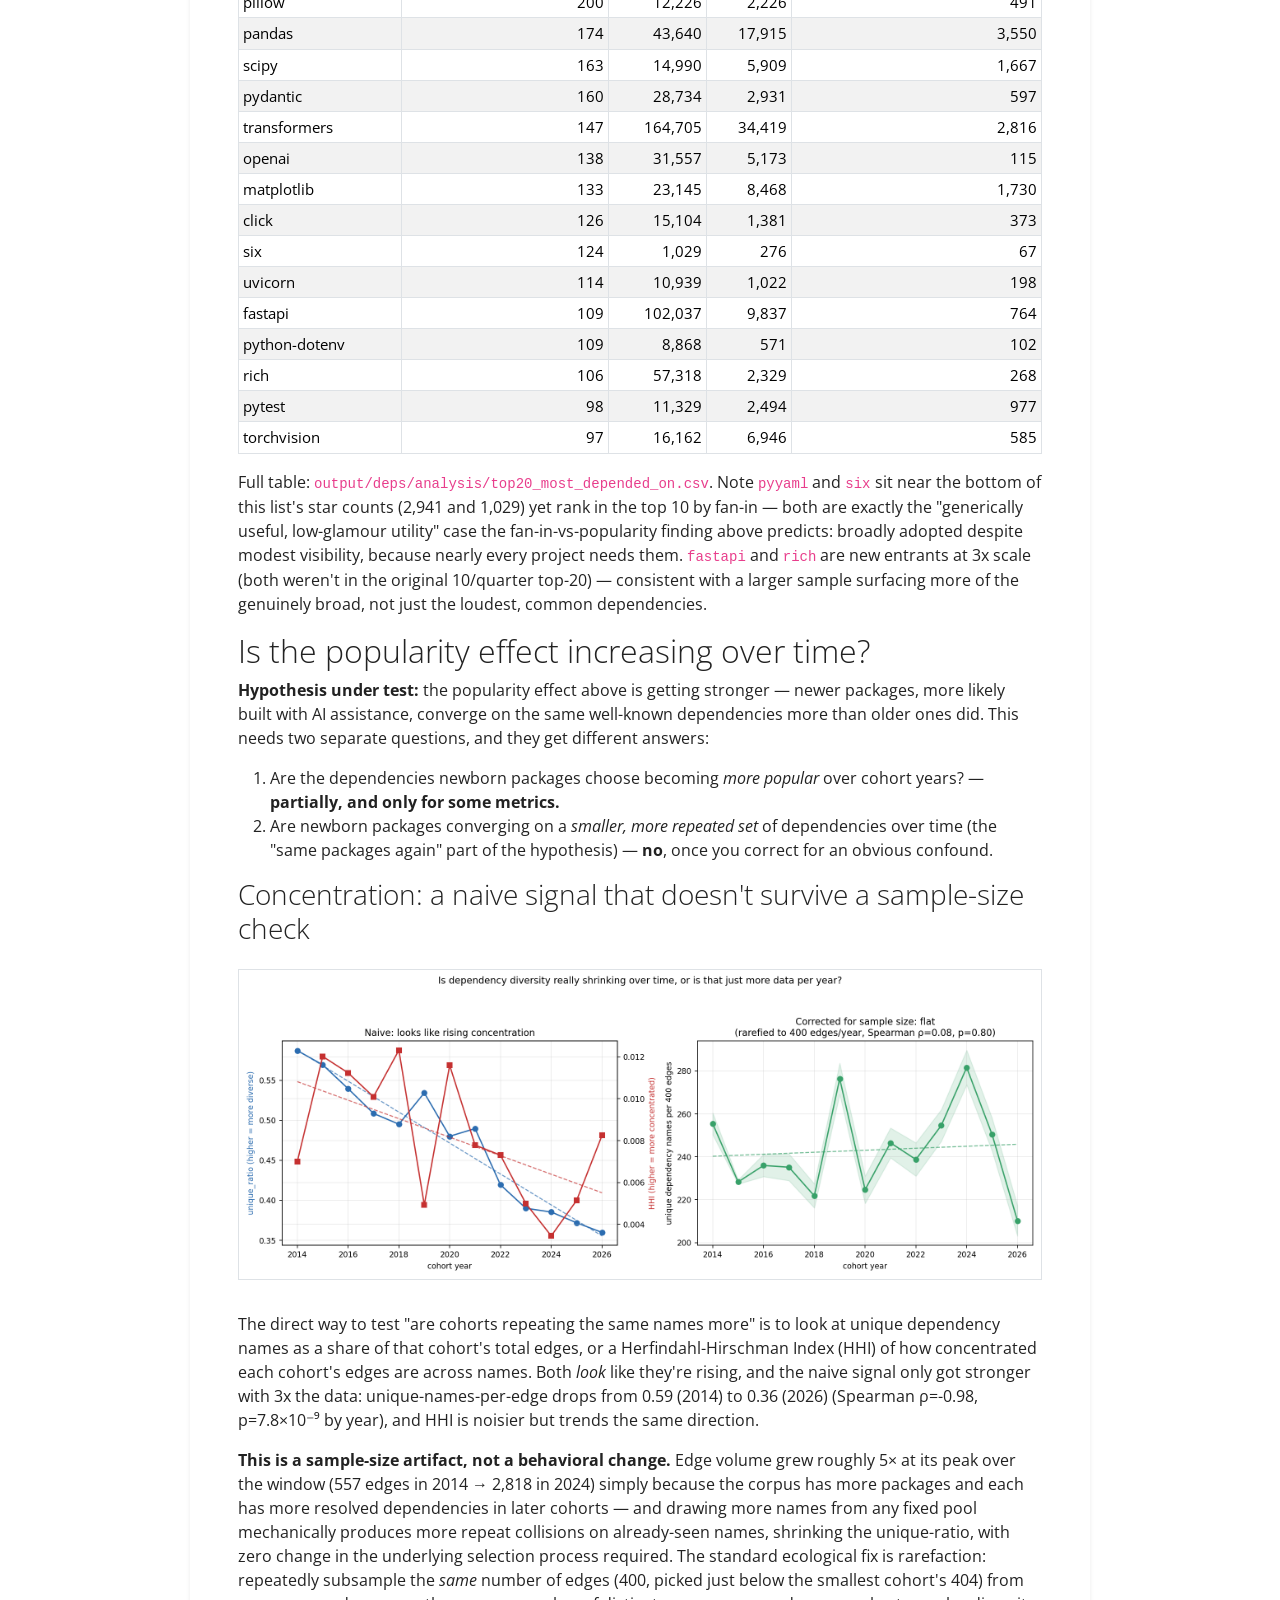
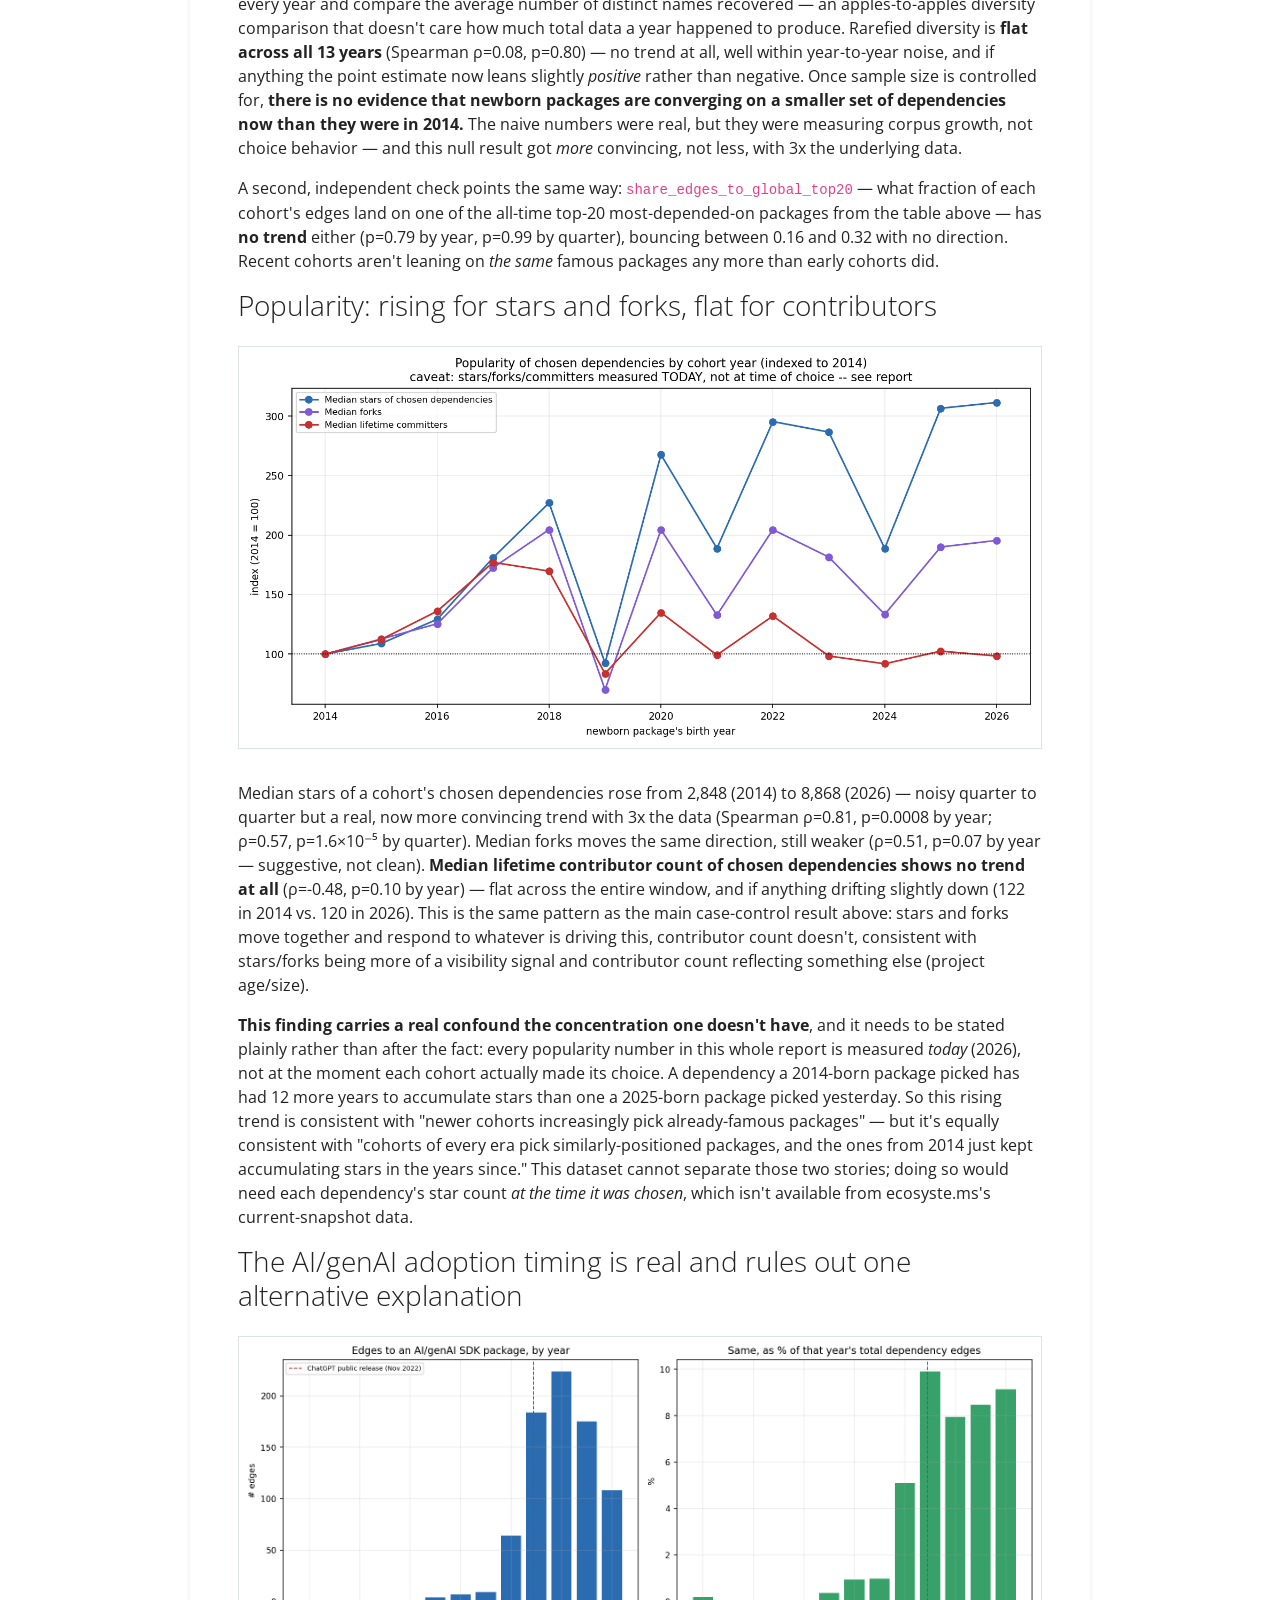
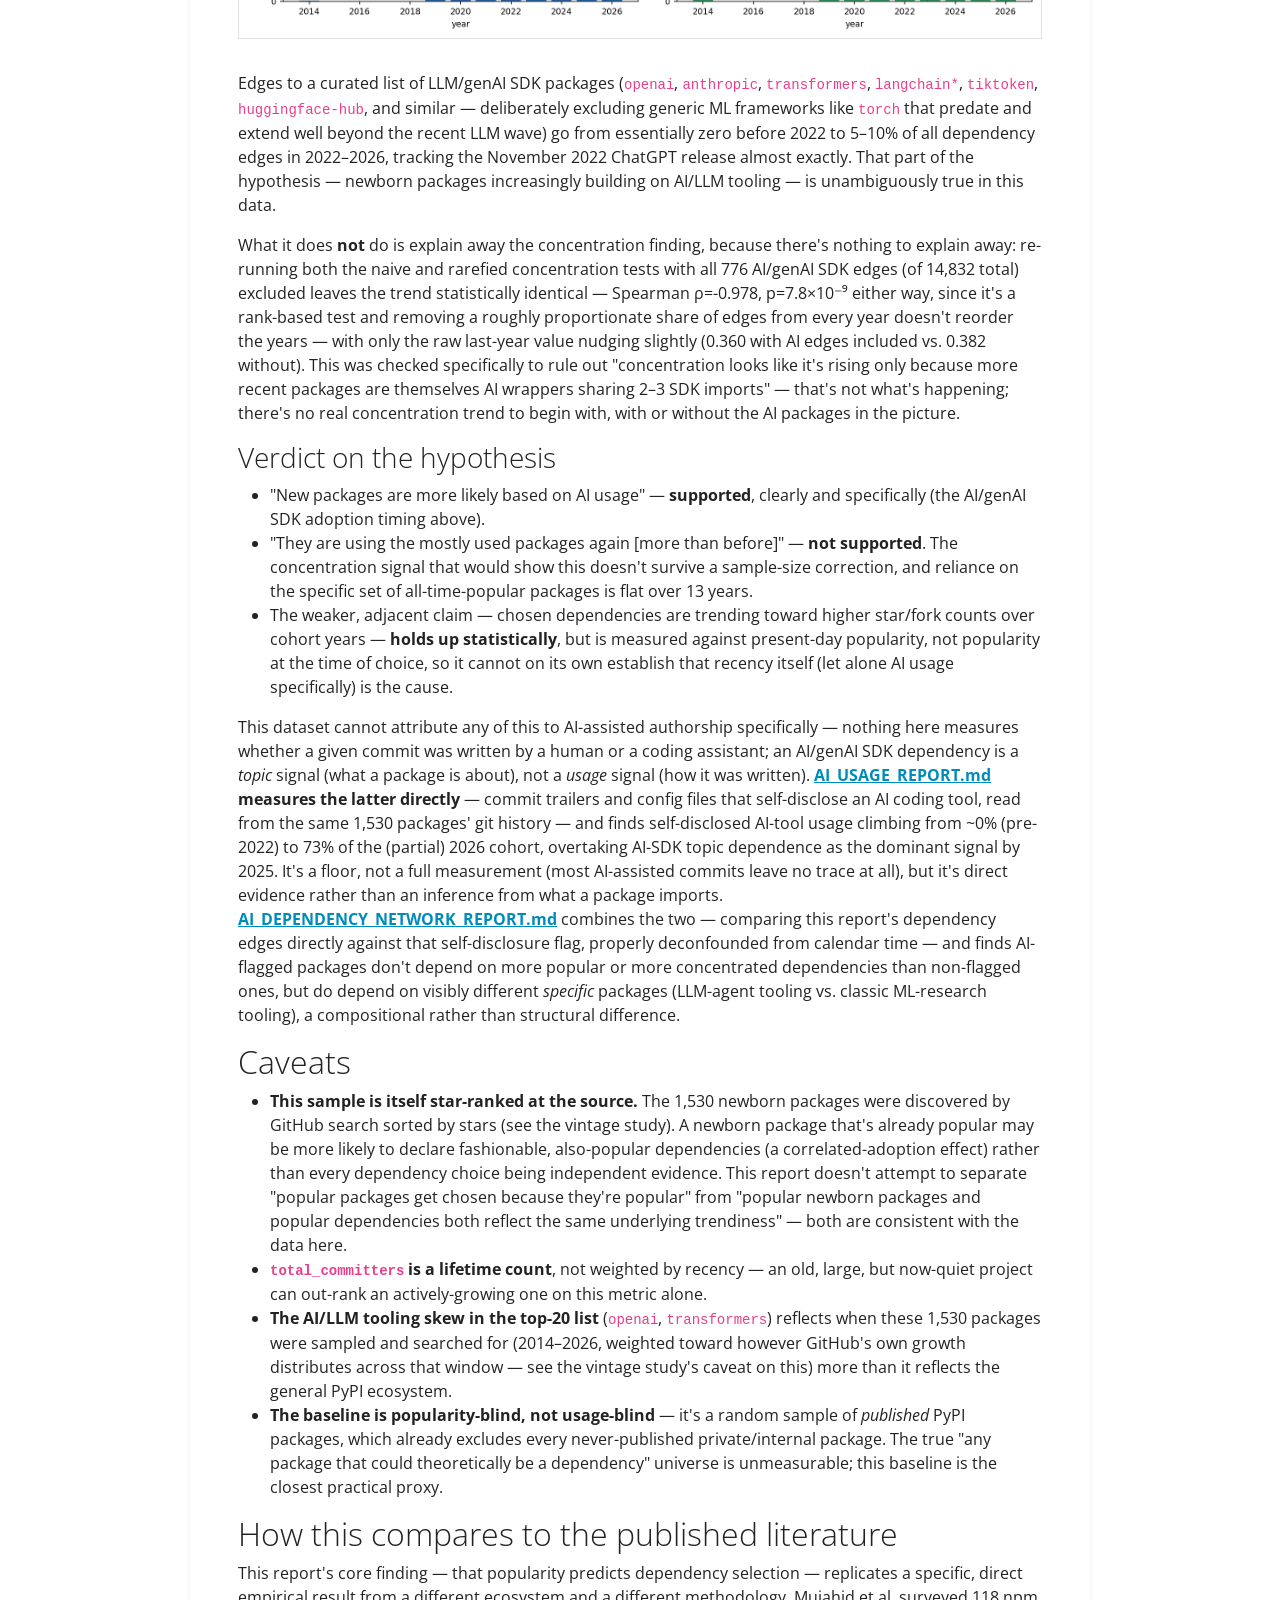
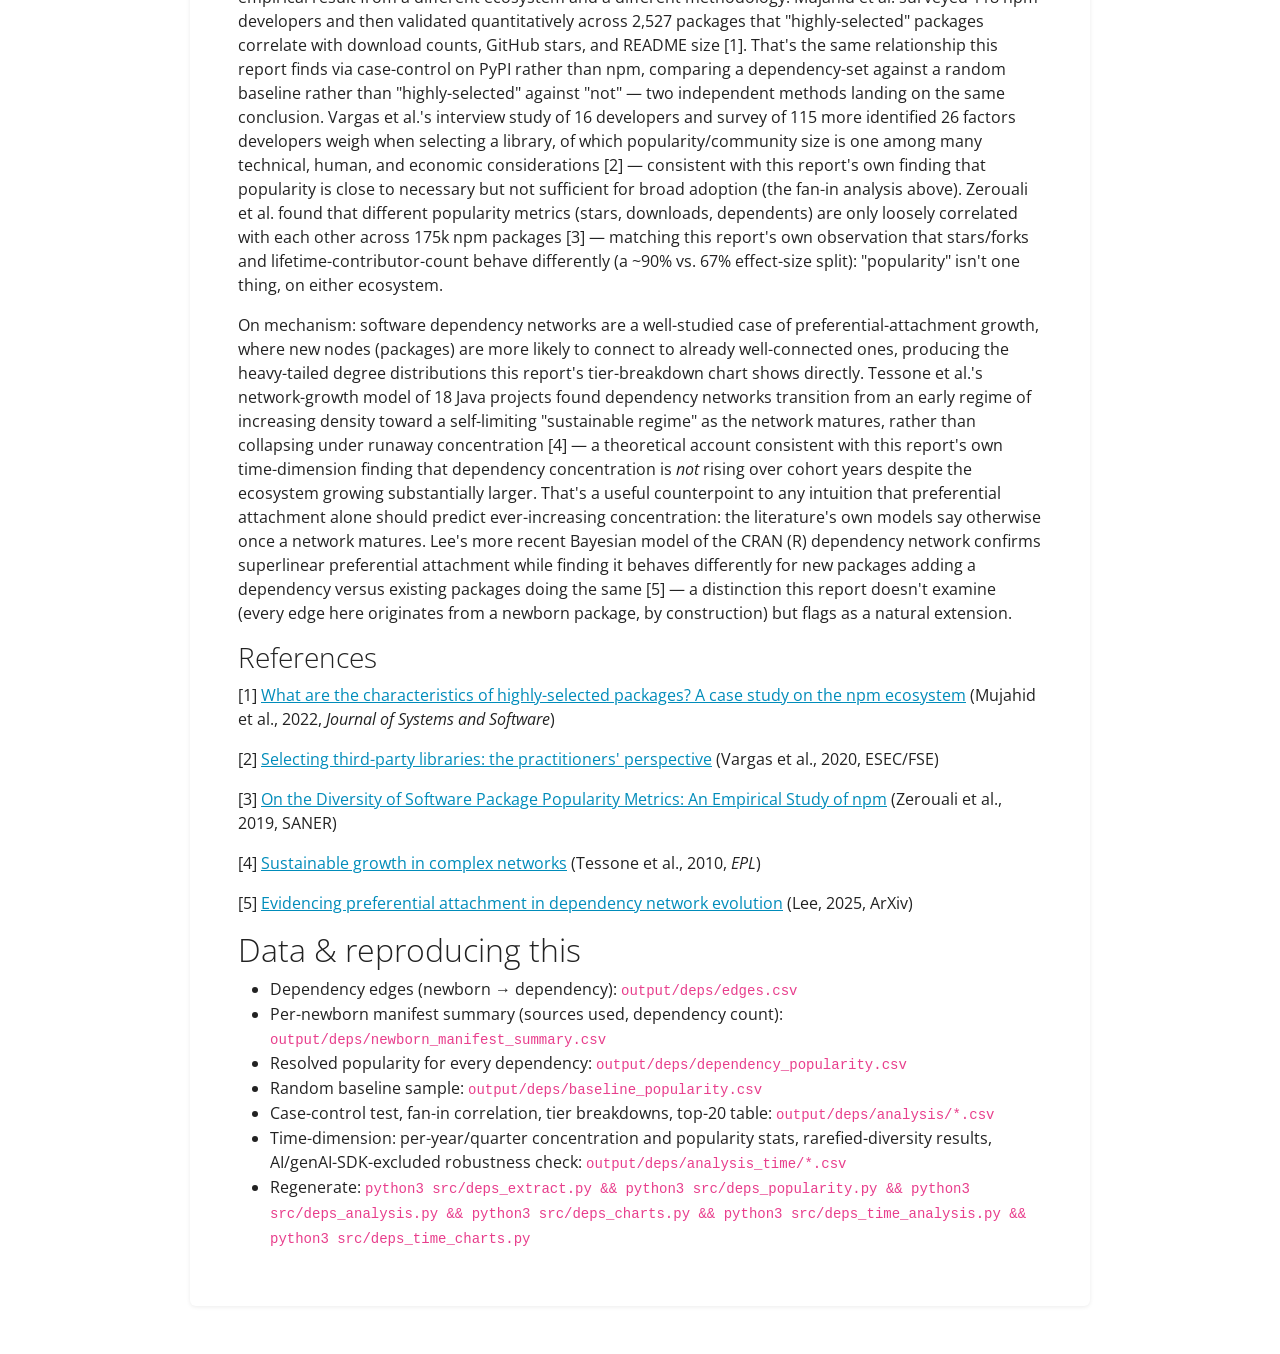
<file: research-diary/reports/DEPENDENCY_REPORT.html>
<!doctype html>
<html lang="en">
<head>
<meta charset="utf-8">
<meta name="viewport" content="width=device-width, initial-scale=1">
<title>Are popular packages more likely to end up in a newborn package's dependency list? - ChronoGit Research Diary</title>
<link rel="stylesheet" href="../vendor/bootstrap-yeti.min.css">
<link rel="stylesheet" href="report.css">
</head>
<body>
  <nav class="navbar navbar-expand navbar-dark bg-primary mb-4">
    <div class="container">
      <a class="navbar-brand mb-0 h1" href="../index.html">&larr; ChronoGit Research Diary</a>
    </div>
  </nav>
  <div class="container report-container">
<h1 id="are-popular-packages-more-likely-to-end-up-in-a-newborn-packages-dependency-list">Are popular packages more likely to end up in a newborn package's dependency list?</h1>
<p><strong>Hypothesis under test:</strong> a package with more stars, forks, or contributors
is highly probably in the dependency list of a newly-created package.
Answer, up front: <strong>yes, decisively for stars and forks, more modestly for
contributor count</strong> — and the effect is not just "of course famous
packages get used," it holds up against a genuine random-package baseline,
not just against intuition. A follow-up question — <a href="#is-the-popularity-effect-increasing-over-time">is this effect
getting stronger over time, and is that AI-driven?</a>
— gets a more mixed answer: rising dependency popularity by cohort year,
yes; newborn packages converging on a smaller, more repeated set of
dependencies, no (a naive signal that doesn't survive a sample-size
correction).</p>
<h2 id="method">Method</h2>
<p>Reuses the 1,530 packages from the <a href="VINTAGE_REPORT.html">vintage-cohort study</a> as
"newborn packages": for each one, its declared dependencies were parsed
directly from the manifest at the exact same git snapshot already used to
measure its code structure (<code>pyproject.toml</code>'s <code>[project.dependencies]</code> /
<code>[tool.poetry.dependencies]</code>, <code>setup.py</code>'s <code>install_requires</code> — including
the common pattern where it's a module-level variable referenced by name,
not just an inline list — and root <code>requirements.txt</code>). This is a
<strong>case-control design, not a description</strong>: "the dependencies people
actually use are popular" is nearly tautological on its own (of course
<code>requests</code> and <code>numpy</code> show up) — the real test is whether the <em>set</em> of
packages that get used as a dependency is drawn from a more popular slice
of the ecosystem than a package chosen at random would be. That needs a
baseline, so alongside the dependency set this pulls a random sample of
400 PyPI packages (sampled popularity-blind, from ecosyste.ms's default
package ordering rather than any downloads/stars sort) to compare against.</p>
<p>Popularity metrics (stars, forks, lifetime contributor count) come from
<a href="https://ecosyste.ms">ecosyste.ms</a>, which mirrors GitHub repo metadata
per PyPI package in a single API call — no GitHub API involved, so none
of the unauthenticated-rate-limit constraints from the vintage study
applied here (ecosyste.ms's own limit is 5,000 requests/window).
"Contributors" = <code>repo_metadata.commit_stats.total_committers</code>, a lifetime
count of everyone who ever committed, not a recent/active-contributor
count.</p>
<p><strong>Coverage:</strong> 1,156 of 1,530 newborn packages (76%) had at least one
extractable dependency (374 had none — some legitimately ship with zero
external dependencies this early, some declare dependencies dynamically
in a way that can't be read without executing <code>setup.py</code>, which this
deliberately never does). That yielded 14,832 (newborn → dependency) edges
across 3,025 unique dependency names, of which 2,988 (98.8%) resolved to
a real PyPI package on ecosyste.ms. All 400 baseline packages resolved.</p>
<h2 id="result-the-dependency-set-is-a-massively-more-popular-slice-of-pypi-than-chance">Result: the dependency set is a massively more popular slice of PyPI than chance</h2>
<p><img class="img-fluid rounded border my-3" alt="Tier breakdown" src="../../repo-metrics/output/deps/charts/tier_breakdown.png" /></p>
<table class="table table-striped table-bordered table-sm">
<thead>
<tr>
<th>metric</th>
<th style="text-align: right;">dependency-set median</th>
<th style="text-align: right;">baseline median</th>
<th style="text-align: right;">ratio</th>
<th style="text-align: right;">Mann-Whitney p</th>
<th style="text-align: right;">P(random dependency &gt; random baseline)</th>
</tr>
</thead>
<tbody>
<tr>
<td>stars</td>
<td style="text-align: right;">813</td>
<td style="text-align: right;">3</td>
<td style="text-align: right;"><strong>271×</strong></td>
<td style="text-align: right;">2.4×10⁻⁸⁴</td>
<td style="text-align: right;">89.9%</td>
</tr>
<tr>
<td>forks</td>
<td style="text-align: right;">119</td>
<td style="text-align: right;">1</td>
<td style="text-align: right;"><strong>119×</strong></td>
<td style="text-align: right;">1.1×10⁻⁷⁴</td>
<td style="text-align: right;">87.4%</td>
</tr>
<tr>
<td>lifetime contributors</td>
<td style="text-align: right;">36</td>
<td style="text-align: right;">11</td>
<td style="text-align: right;">3.3×</td>
<td style="text-align: right;">3.4×10⁻⁵</td>
<td style="text-align: right;">66.9%</td>
</tr>
</tbody>
</table>
<p>The last column is the common-language effect size: pick one package used
as a dependency and one random baseline package — that's the probability
the dependency one has the higher value. For stars and forks that's still
around 90%, about as clean a separation as this kind of ecosystem data
ever produces, and the underlying medians are more trustworthy now that
the baseline sample (still the same 400 random PyPI packages, unaffected
by scaling the newborn side) is being compared against 3x the
dependency-set data. <strong>81% of a typical random PyPI package has 10 stars
or fewer</strong> — that's the modal case for "a package on PyPI," not an edge
case — while only 10.0% of used-dependencies fall in that bin; 10.3% of
dependencies have 10,000+ stars against 0.5% of random packages.</p>
<p><img class="img-fluid rounded border my-3" alt="Survival curves" src="../../repo-metrics/output/deps/charts/ecdf_comparison.png" /></p>
<p>Contributors is the same direction but visibly weaker — 67% is a real,
statistically solid effect (p = 3.4×10⁻⁵), not noise, but nowhere near the
stars/forks separation. A plausible reading: stars and forks are largely
driven by <em>visibility</em> (how many people have seen and reacted to the
repo), which is exactly the kind of signal that would drive independent
package authors toward a dependency in the first place — whereas
lifetime-contributor-count also reflects how long a project has existed
and how many people happened to submit even a single patch, which is a
noisier proxy for "would a newcomer pick this."</p>
<h2 id="being-popular-is-close-to-necessary-for-wide-adoption-but-not-sufficient">Being popular is close to necessary for wide adoption, but not sufficient</h2>
<p><img class="img-fluid rounded border my-3" alt="Fan-in vs popularity" src="../../repo-metrics/output/deps/charts/fan_in_vs_popularity.png" /></p>
<p>Restricting to only the packages that <em>are</em> used as a dependency, does
being used by <em>more</em> of the 1,530 newborns (higher "fan-in") track with
being <em>more</em> popular? Yes, but only moderately: Spearman ρ = 0.34 for
stars, 0.34 for forks, 0.30 for contributors (all p &lt; 10⁻⁴⁵, so the
relationship is certainly real, just not tight). The scatter plot shows
why: packages used by only 1 of the 1,530 newborns span the <em>entire</em> star
range, from single digits to 100,000+ — a highly-starred package can
still be a niche dependency picked up by just one or two of this specific
sample. But high fan-in (10+ newborns depending on it) essentially never
happens below a few hundred stars. Read together: <strong>popularity looks
close to a necessary condition for broad adoption as a dependency, but it
is not sufficient</strong> — a package also has to be generically useful across
many different projects' domains, which star count alone doesn't capture.</p>
<h2 id="the-20-most-depended-on-packages-in-this-sample">The 20 most-depended-on packages in this sample</h2>
<table class="table table-striped table-bordered table-sm">
<thead>
<tr>
<th>package</th>
<th style="text-align: right;">used by (of 1,530)</th>
<th style="text-align: right;">stars</th>
<th style="text-align: right;">forks</th>
<th style="text-align: right;">lifetime contributors</th>
</tr>
</thead>
<tbody>
<tr>
<td>numpy</td>
<td style="text-align: right;">422</td>
<td style="text-align: right;">32,629</td>
<td style="text-align: right;">12,691</td>
<td style="text-align: right;">1,838</td>
</tr>
<tr>
<td>requests</td>
<td style="text-align: right;">364</td>
<td style="text-align: right;">54,279</td>
<td style="text-align: right;">10,119</td>
<td style="text-align: right;">742</td>
</tr>
<tr>
<td>torch</td>
<td style="text-align: right;">242</td>
<td style="text-align: right;">102,657</td>
<td style="text-align: right;">29,031</td>
<td style="text-align: right;">5,024</td>
</tr>
<tr>
<td>tqdm</td>
<td style="text-align: right;">230</td>
<td style="text-align: right;">31,306</td>
<td style="text-align: right;">1,500</td>
<td style="text-align: right;">120</td>
</tr>
<tr>
<td>pyyaml</td>
<td style="text-align: right;">203</td>
<td style="text-align: right;">2,941</td>
<td style="text-align: right;">601</td>
<td style="text-align: right;">42</td>
</tr>
<tr>
<td>pillow</td>
<td style="text-align: right;">200</td>
<td style="text-align: right;">12,226</td>
<td style="text-align: right;">2,226</td>
<td style="text-align: right;">491</td>
</tr>
<tr>
<td>pandas</td>
<td style="text-align: right;">174</td>
<td style="text-align: right;">43,640</td>
<td style="text-align: right;">17,915</td>
<td style="text-align: right;">3,550</td>
</tr>
<tr>
<td>scipy</td>
<td style="text-align: right;">163</td>
<td style="text-align: right;">14,990</td>
<td style="text-align: right;">5,909</td>
<td style="text-align: right;">1,667</td>
</tr>
<tr>
<td>pydantic</td>
<td style="text-align: right;">160</td>
<td style="text-align: right;">28,734</td>
<td style="text-align: right;">2,931</td>
<td style="text-align: right;">597</td>
</tr>
<tr>
<td>transformers</td>
<td style="text-align: right;">147</td>
<td style="text-align: right;">164,705</td>
<td style="text-align: right;">34,419</td>
<td style="text-align: right;">2,816</td>
</tr>
<tr>
<td>openai</td>
<td style="text-align: right;">138</td>
<td style="text-align: right;">31,557</td>
<td style="text-align: right;">5,173</td>
<td style="text-align: right;">115</td>
</tr>
<tr>
<td>matplotlib</td>
<td style="text-align: right;">133</td>
<td style="text-align: right;">23,145</td>
<td style="text-align: right;">8,468</td>
<td style="text-align: right;">1,730</td>
</tr>
<tr>
<td>click</td>
<td style="text-align: right;">126</td>
<td style="text-align: right;">15,104</td>
<td style="text-align: right;">1,381</td>
<td style="text-align: right;">373</td>
</tr>
<tr>
<td>six</td>
<td style="text-align: right;">124</td>
<td style="text-align: right;">1,029</td>
<td style="text-align: right;">276</td>
<td style="text-align: right;">67</td>
</tr>
<tr>
<td>uvicorn</td>
<td style="text-align: right;">114</td>
<td style="text-align: right;">10,939</td>
<td style="text-align: right;">1,022</td>
<td style="text-align: right;">198</td>
</tr>
<tr>
<td>fastapi</td>
<td style="text-align: right;">109</td>
<td style="text-align: right;">102,037</td>
<td style="text-align: right;">9,837</td>
<td style="text-align: right;">764</td>
</tr>
<tr>
<td>python-dotenv</td>
<td style="text-align: right;">109</td>
<td style="text-align: right;">8,868</td>
<td style="text-align: right;">571</td>
<td style="text-align: right;">102</td>
</tr>
<tr>
<td>rich</td>
<td style="text-align: right;">106</td>
<td style="text-align: right;">57,318</td>
<td style="text-align: right;">2,329</td>
<td style="text-align: right;">268</td>
</tr>
<tr>
<td>pytest</td>
<td style="text-align: right;">98</td>
<td style="text-align: right;">11,329</td>
<td style="text-align: right;">2,494</td>
<td style="text-align: right;">977</td>
</tr>
<tr>
<td>torchvision</td>
<td style="text-align: right;">97</td>
<td style="text-align: right;">16,162</td>
<td style="text-align: right;">6,946</td>
<td style="text-align: right;">585</td>
</tr>
</tbody>
</table>
<p>Full table: <code>output/deps/analysis/top20_most_depended_on.csv</code>. Note
<code>pyyaml</code> and <code>six</code> sit near the bottom of this list's star counts (2,941
and 1,029) yet rank in the top 10 by fan-in — both are exactly the
"generically useful, low-glamour utility" case the fan-in-vs-popularity
finding above predicts: broadly adopted despite modest visibility,
because nearly every project needs them. <code>fastapi</code> and <code>rich</code> are new
entrants at 3x scale (both weren't in the original 10/quarter top-20) —
consistent with a larger sample surfacing more of the genuinely broad,
not just the loudest, common dependencies.</p>
<h2 id="is-the-popularity-effect-increasing-over-time">Is the popularity effect increasing over time?</h2>
<p><strong>Hypothesis under test:</strong> the popularity effect above is getting
stronger — newer packages, more likely built with AI assistance, converge
on the same well-known dependencies more than older ones did. This needs
two separate questions, and they get different answers:</p>
<ol>
<li>Are the dependencies newborn packages choose becoming <em>more popular</em>
   over cohort years? — <strong>partially, and only for some metrics.</strong></li>
<li>Are newborn packages converging on a <em>smaller, more repeated set</em> of
   dependencies over time (the "same packages again" part of the
   hypothesis) — <strong>no</strong>, once you correct for an obvious confound.</li>
</ol>
<h3 id="concentration-a-naive-signal-that-doesnt-survive-a-sample-size-check">Concentration: a naive signal that doesn't survive a sample-size check</h3>
<p><img class="img-fluid rounded border my-3" alt="Naive vs. rarefied concentration" src="../../repo-metrics/output/deps/charts_time/concentration_naive_vs_rarefied.png" /></p>
<p>The direct way to test "are cohorts repeating the same names more" is to
look at unique dependency names as a share of that cohort's total edges,
or a Herfindahl-Hirschman Index (HHI) of how concentrated each cohort's
edges are across names. Both <em>look</em> like they're rising, and the naive
signal only got stronger with 3x the data: unique-names-per-edge drops
from 0.59 (2014) to 0.36 (2026) (Spearman ρ=-0.98, p=7.8×10⁻⁹ by year),
and HHI is noisier but trends the same direction.</p>
<p><strong>This is a sample-size artifact, not a behavioral change.</strong> Edge volume
grew roughly 5× at its peak over the window (557 edges in 2014 → 2,818 in
2024) simply because the corpus has more packages and each has more
resolved dependencies in later cohorts — and drawing more names from any
fixed pool mechanically produces more repeat collisions on already-seen
names, shrinking the unique-ratio, with zero change in the underlying
selection process required. The standard ecological fix is rarefaction:
repeatedly subsample the <em>same</em> number of edges (400, picked just below
the smallest cohort's 404) from every year and compare the average number
of distinct names recovered — an apples-to-apples diversity comparison
that doesn't care how much total data a year happened to produce.
Rarefied diversity is <strong>flat across all 13 years</strong> (Spearman ρ=0.08,
p=0.80) — no trend at all, well within year-to-year noise, and if
anything the point estimate now leans slightly <em>positive</em> rather than
negative. Once sample size is controlled for, <strong>there is no evidence that
newborn packages are converging on a smaller set of dependencies now than
they were in 2014.</strong> The naive numbers were real, but they were measuring
corpus growth, not choice behavior — and this null result got <em>more</em>
convincing, not less, with 3x the underlying data.</p>
<p>A second, independent check points the same way: <code>share_edges_to_global_top20</code>
— what fraction of each cohort's edges land on one of the all-time
top-20 most-depended-on packages from the table above — has <strong>no trend</strong>
either (p=0.79 by year, p=0.99 by quarter), bouncing between 0.16 and
0.32 with no direction. Recent cohorts aren't leaning on <em>the same</em>
famous packages any more than early cohorts did.</p>
<h3 id="popularity-rising-for-stars-and-forks-flat-for-contributors">Popularity: rising for stars and forks, flat for contributors</h3>
<p><img class="img-fluid rounded border my-3" alt="Popularity of chosen dependencies over time" src="../../repo-metrics/output/deps/charts_time/popularity_over_time.png" /></p>
<p>Median stars of a cohort's chosen dependencies rose from 2,848 (2014) to
8,868 (2026) — noisy quarter to quarter but a real, now more convincing
trend with 3x the data (Spearman ρ=0.81, p=0.0008 by year; ρ=0.57,
p=1.6×10⁻⁵ by quarter). Median forks moves the same direction, still
weaker (ρ=0.51, p=0.07 by year — suggestive, not clean). <strong>Median
lifetime contributor count of chosen dependencies shows no trend at all</strong>
(ρ=-0.48, p=0.10 by year) — flat across the entire window, and if
anything drifting slightly down (122 in 2014 vs. 120 in 2026). This is the same pattern as the main
case-control result above: stars and forks move together and respond to
whatever is driving this, contributor count doesn't, consistent with
stars/forks being more of a visibility signal and contributor count
reflecting something else (project age/size).</p>
<p><strong>This finding carries a real confound the concentration one doesn't
have</strong>, and it needs to be stated plainly rather than after the fact:
every popularity number in this whole report is measured <em>today</em> (2026),
not at the moment each cohort actually made its choice. A dependency a
2014-born package picked has had 12 more years to accumulate stars than
one a 2025-born package picked yesterday. So this rising trend is
consistent with "newer cohorts increasingly pick already-famous
packages" — but it's equally consistent with "cohorts of every era pick
similarly-positioned packages, and the ones from 2014 just kept
accumulating stars in the years since." This dataset cannot separate
those two stories; doing so would need each dependency's star count <em>at
the time it was chosen</em>, which isn't available from ecosyste.ms's
current-snapshot data.</p>
<h3 id="the-aigenai-adoption-timing-is-real-and-rules-out-one-alternative-explanation">The AI/genAI adoption timing is real and rules out one alternative explanation</h3>
<p><img class="img-fluid rounded border my-3" alt="AI SDK adoption over time" src="../../repo-metrics/output/deps/charts_time/ai_sdk_adoption.png" /></p>
<p>Edges to a curated list of LLM/genAI SDK packages (<code>openai</code>, <code>anthropic</code>,
<code>transformers</code>, <code>langchain*</code>, <code>tiktoken</code>, <code>huggingface-hub</code>, and similar —
deliberately excluding generic ML frameworks like <code>torch</code> that predate
and extend well beyond the recent LLM wave) go from essentially zero
before 2022 to 5–10% of all dependency edges in 2022–2026, tracking the
November 2022 ChatGPT release almost exactly. That part of the
hypothesis — newborn packages increasingly building on AI/LLM tooling —
is unambiguously true in this data.</p>
<p>What it does <strong>not</strong> do is explain away the concentration finding, because
there's nothing to explain away: re-running both the naive and rarefied
concentration tests with all 776 AI/genAI SDK edges (of 14,832 total)
excluded leaves the trend statistically identical — Spearman ρ=-0.978,
p=7.8×10⁻⁹ either way, since it's a rank-based test and removing a
roughly proportionate share of edges from every year doesn't reorder the
years — with only the raw last-year value nudging slightly (0.360 with
AI edges included vs. 0.382 without). This was checked specifically to
rule out "concentration looks like it's rising only because more recent
packages are themselves AI wrappers sharing 2–3 SDK imports" — that's not
what's happening; there's no real concentration trend to begin with, with
or without the AI packages in the picture.</p>
<h3 id="verdict-on-the-hypothesis">Verdict on the hypothesis</h3>
<ul>
<li>"New packages are more likely based on AI usage" — <strong>supported</strong>,
  clearly and specifically (the AI/genAI SDK adoption timing above).</li>
<li>"They are using the mostly used packages again [more than before]" —
  <strong>not supported</strong>. The concentration signal that would show this
  doesn't survive a sample-size correction, and reliance on the specific
  set of all-time-popular packages is flat over 13 years.</li>
<li>The weaker, adjacent claim — chosen dependencies are trending toward
  higher star/fork counts over cohort years — <strong>holds up statistically</strong>,
  but is measured against present-day popularity, not popularity at the
  time of choice, so it cannot on its own establish that recency itself
  (let alone AI usage specifically) is the cause.</li>
</ul>
<p>This dataset cannot attribute any of this to AI-assisted authorship
specifically — nothing here measures whether a given commit was written
by a human or a coding assistant; an AI/genAI SDK dependency is a <em>topic</em>
signal (what a package is about), not a <em>usage</em> signal (how it was
written). <strong><a href="AI_USAGE_REPORT.html">AI_USAGE_REPORT.md</a> measures the latter
directly</strong> — commit trailers and config files that self-disclose an AI
coding tool, read from the same 1,530 packages' git history — and finds
self-disclosed AI-tool usage climbing from ~0% (pre-2022) to 73% of the
(partial) 2026 cohort, overtaking AI-SDK topic dependence as the dominant
signal by 2025. It's a floor, not a full measurement (most AI-assisted
commits leave no trace at all), but it's direct evidence rather than an
inference from what a package imports. <strong><a href="AI_DEPENDENCY_NETWORK_REPORT.html">AI_DEPENDENCY_NETWORK_REPORT.md</a></strong>
combines the two — comparing this report's dependency edges directly
against that self-disclosure flag, properly deconfounded from calendar
time — and finds AI-flagged packages don't depend on more popular or more
concentrated dependencies than non-flagged ones, but do depend on
visibly different <em>specific</em> packages (LLM-agent tooling vs. classic
ML-research tooling), a compositional rather than structural difference.</p>
<h2 id="caveats">Caveats</h2>
<ul>
<li><strong>This sample is itself star-ranked at the source.</strong> The 1,530 newborn
  packages were discovered by GitHub search sorted by stars (see the
  vintage study). A newborn package that's already popular may be more
  likely to declare fashionable, also-popular dependencies (a
  correlated-adoption effect) rather than every dependency choice being
  independent evidence. This report doesn't attempt to separate "popular
  packages get chosen because they're popular" from "popular newborn
  packages and popular dependencies both reflect the same underlying
  trendiness" — both are consistent with the data here.</li>
<li><strong><code>total_committers</code> is a lifetime count</strong>, not weighted by recency —
  an old, large, but now-quiet project can out-rank an actively-growing
  one on this metric alone.</li>
<li><strong>The AI/LLM tooling skew in the top-20 list</strong> (<code>openai</code>, <code>transformers</code>)
  reflects when these 1,530 packages were sampled and searched for
  (2014–2026, weighted toward however GitHub's own growth distributes
  across that window — see the vintage study's caveat on this) more than
  it reflects the general PyPI ecosystem.</li>
<li><strong>The baseline is popularity-blind, not usage-blind</strong> — it's a random
  sample of <em>published</em> PyPI packages, which already excludes every
  never-published private/internal package. The true "any package that
  could theoretically be a dependency" universe is unmeasurable; this
  baseline is the closest practical proxy.</li>
</ul>
<h2 id="how-this-compares-to-the-published-literature">How this compares to the published literature</h2>
<p>This report's core finding — that popularity predicts dependency
selection — replicates a specific, direct empirical result from a
different ecosystem and a different methodology. Mujahid et al. surveyed
118 npm developers and then validated quantitatively across 2,527
packages that "highly-selected" packages correlate with download counts,
GitHub stars, and README size [1]. That's the same relationship this
report finds via case-control on PyPI rather than npm, comparing a
dependency-set against a random baseline rather than "highly-selected"
against "not" — two independent methods landing on the same conclusion.
Vargas et al.'s interview study of 16 developers and survey of 115 more
identified 26 factors developers weigh when selecting a library, of which
popularity/community size is one among many technical, human, and
economic considerations [2] — consistent with this report's own finding
that popularity is close to necessary but not sufficient for broad
adoption (the fan-in analysis above). Zerouali et al. found that
different popularity metrics (stars, downloads, dependents) are only
loosely correlated with each other across 175k npm packages [3] —
matching this report's own observation that stars/forks and
lifetime-contributor-count behave differently (a ~90% vs. 67% effect-size
split): "popularity" isn't one thing, on either ecosystem.</p>
<p>On mechanism: software dependency networks are a well-studied case of
preferential-attachment growth, where new nodes (packages) are more
likely to connect to already well-connected ones, producing the
heavy-tailed degree distributions this report's tier-breakdown chart
shows directly. Tessone et al.'s network-growth model of 18 Java projects
found dependency networks transition from an early regime of increasing
density toward a self-limiting "sustainable regime" as the network
matures, rather than collapsing under runaway concentration [4] — a
theoretical account consistent with this report's own time-dimension
finding that dependency concentration is <em>not</em> rising over cohort years
despite the ecosystem growing substantially larger. That's a useful
counterpoint to any intuition that preferential attachment alone should
predict ever-increasing concentration: the literature's own models say
otherwise once a network matures. Lee's more recent Bayesian model of the
CRAN (R) dependency network confirms superlinear preferential attachment
while finding it behaves differently for new packages adding a dependency
versus existing packages doing the same [5] — a distinction this report
doesn't examine (every edge here originates from a newborn package, by
construction) but flags as a natural extension.</p>
<h3 id="references">References</h3>
<p>[1] <a href="https://consensus.app/papers/details/d6b4bbb6d560588197de5a485be26c22/?utm_source=claude_desktop">What are the characteristics of highly-selected packages? A case study on the npm ecosystem</a> (Mujahid et al., 2022, <em>Journal of Systems and Software</em>)</p>
<p>[2] <a href="https://consensus.app/papers/details/bbe28523cde45af48d9806289080286f/?utm_source=claude_desktop">Selecting third-party libraries: the practitioners' perspective</a> (Vargas et al., 2020, ESEC/FSE)</p>
<p>[3] <a href="https://consensus.app/papers/details/fa984e28f2275b2cb6fbe96347a12d24/?utm_source=claude_desktop">On the Diversity of Software Package Popularity Metrics: An Empirical Study of npm</a> (Zerouali et al., 2019, SANER)</p>
<p>[4] <a href="https://consensus.app/papers/details/fce12038a05b531b86761b56efdacc4c/?utm_source=claude_desktop">Sustainable growth in complex networks</a> (Tessone et al., 2010, <em>EPL</em>)</p>
<p>[5] <a href="https://consensus.app/papers/details/bfb4448e8ac153ee8949b300dc08ee92/?utm_source=claude_desktop">Evidencing preferential attachment in dependency network evolution</a> (Lee, 2025, ArXiv)</p>
<h2 id="data-reproducing-this">Data &amp; reproducing this</h2>
<ul>
<li>Dependency edges (newborn → dependency): <code>output/deps/edges.csv</code></li>
<li>Per-newborn manifest summary (sources used, dependency count):
  <code>output/deps/newborn_manifest_summary.csv</code></li>
<li>Resolved popularity for every dependency: <code>output/deps/dependency_popularity.csv</code></li>
<li>Random baseline sample: <code>output/deps/baseline_popularity.csv</code></li>
<li>Case-control test, fan-in correlation, tier breakdowns, top-20 table:
  <code>output/deps/analysis/*.csv</code></li>
<li>Time-dimension: per-year/quarter concentration and popularity stats,
  rarefied-diversity results, AI/genAI-SDK-excluded robustness check:
  <code>output/deps/analysis_time/*.csv</code></li>
<li>Regenerate: <code>python3 src/deps_extract.py &amp;&amp; python3 src/deps_popularity.py
  &amp;&amp; python3 src/deps_analysis.py &amp;&amp; python3 src/deps_charts.py
  &amp;&amp; python3 src/deps_time_analysis.py &amp;&amp; python3 src/deps_time_charts.py</code></li>
</ul>
  </div>
</body>
</html>
</file>
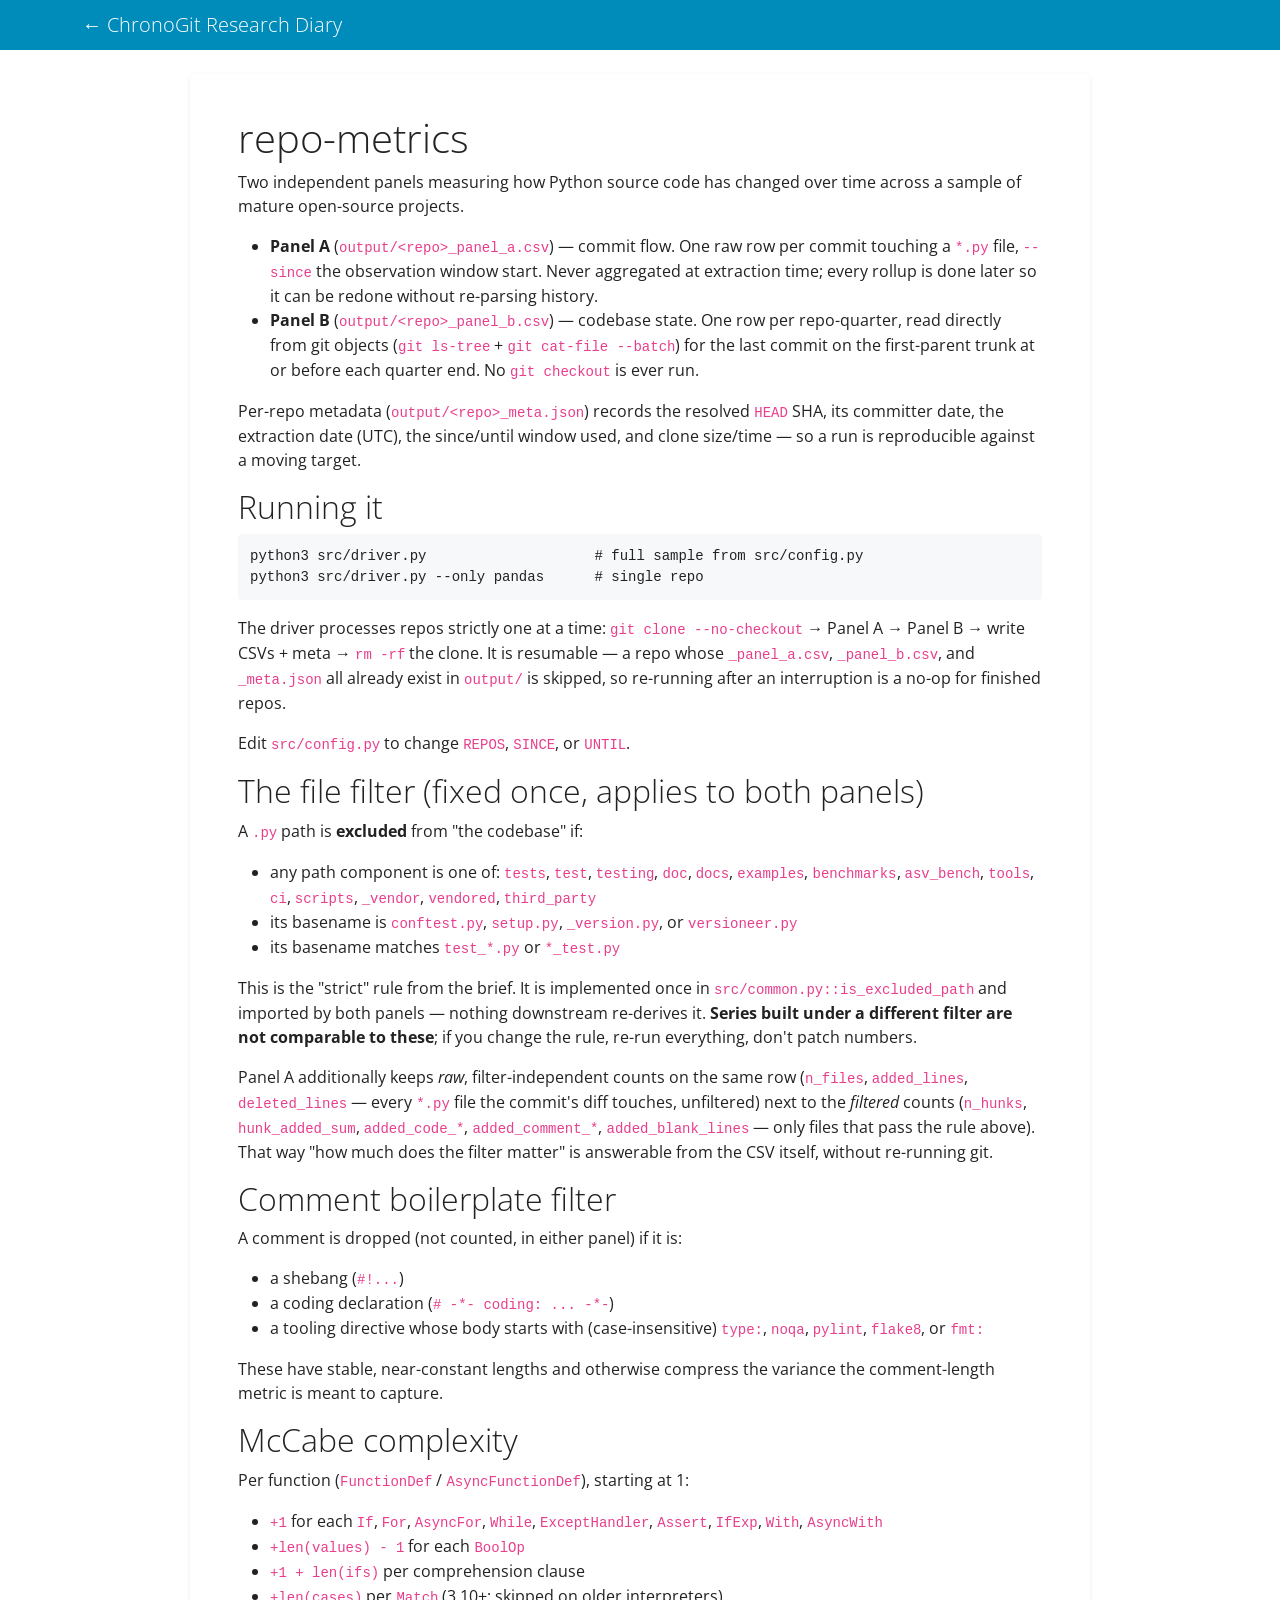
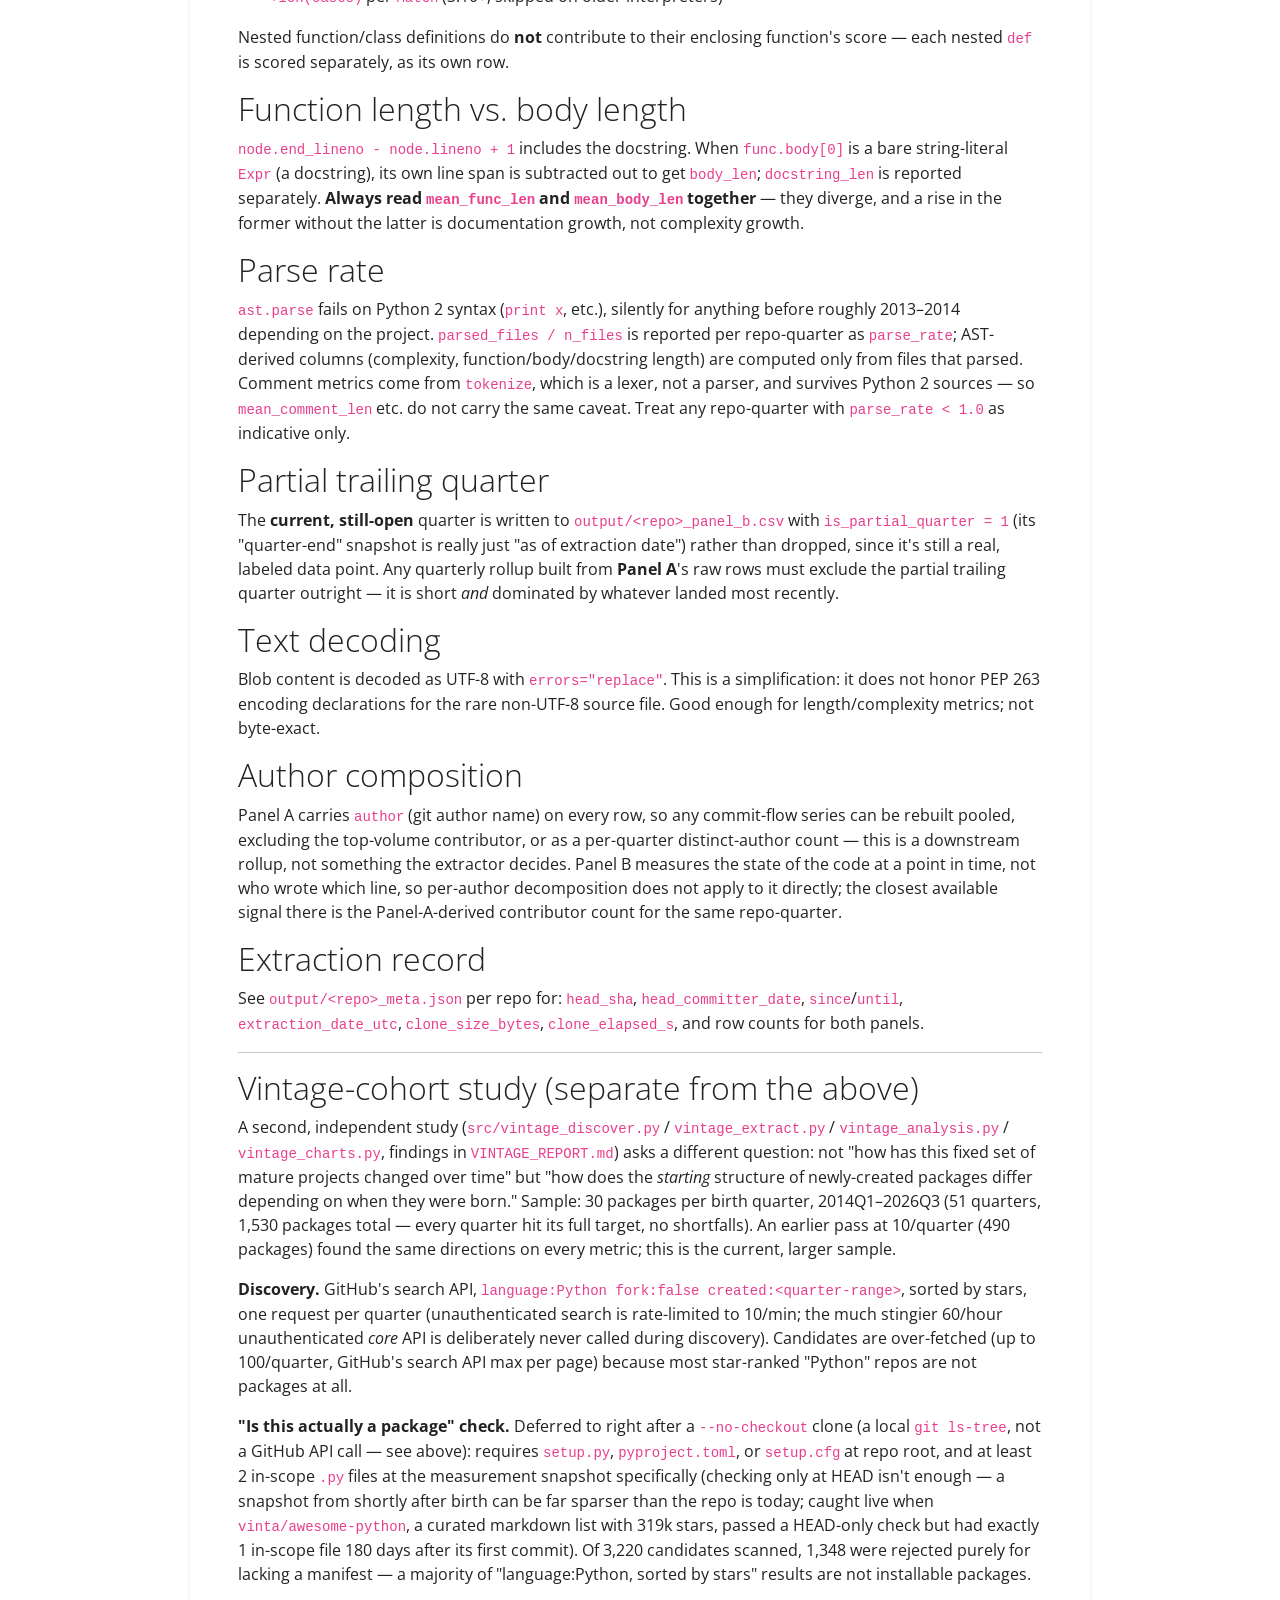
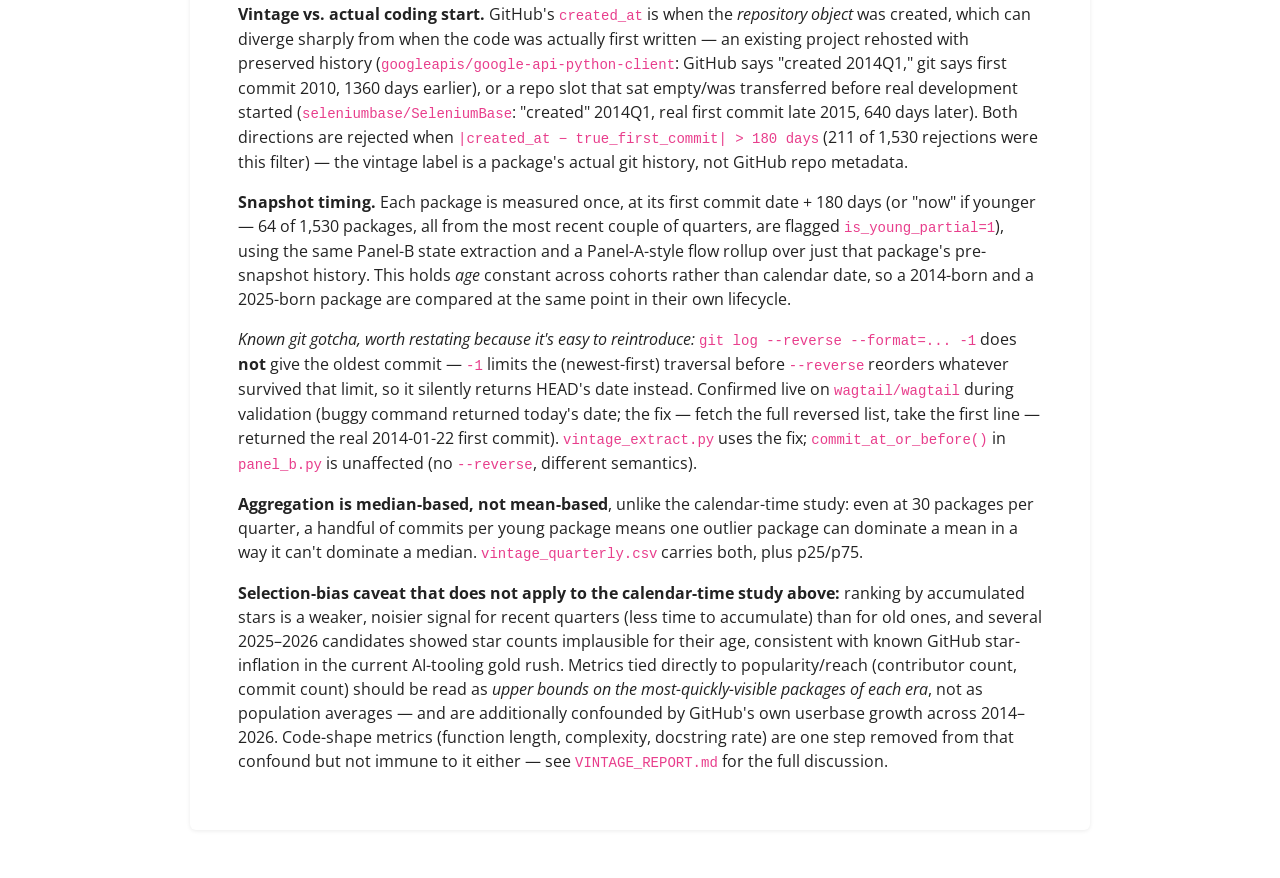
<file: research-diary/reports/README.html>
<!doctype html>
<html lang="en">
<head>
<meta charset="utf-8">
<meta name="viewport" content="width=device-width, initial-scale=1">
<title>repo-metrics - ChronoGit Research Diary</title>
<link rel="stylesheet" href="../vendor/bootstrap-yeti.min.css">
<link rel="stylesheet" href="report.css">
</head>
<body>
  <nav class="navbar navbar-expand navbar-dark bg-primary mb-4">
    <div class="container">
      <a class="navbar-brand mb-0 h1" href="../index.html">&larr; ChronoGit Research Diary</a>
    </div>
  </nav>
  <div class="container report-container">
<h1 id="repo-metrics">repo-metrics</h1>
<p>Two independent panels measuring how Python source code has changed over time
across a sample of mature open-source projects.</p>
<ul>
<li><strong>Panel A</strong> (<code>output/&lt;repo&gt;_panel_a.csv</code>) — commit flow. One raw row per
  commit touching a <code>*.py</code> file, <code>--since</code> the observation window start.
  Never aggregated at extraction time; every rollup is done later so it can
  be redone without re-parsing history.</li>
<li><strong>Panel B</strong> (<code>output/&lt;repo&gt;_panel_b.csv</code>) — codebase state. One row per
  repo-quarter, read directly from git objects (<code>git ls-tree</code> +
  <code>git cat-file --batch</code>) for the last commit on the first-parent trunk at
  or before each quarter end. No <code>git checkout</code> is ever run.</li>
</ul>
<p>Per-repo metadata (<code>output/&lt;repo&gt;_meta.json</code>) records the resolved <code>HEAD</code>
SHA, its committer date, the extraction date (UTC), the since/until window
used, and clone size/time — so a run is reproducible against a
moving target.</p>
<h2 id="running-it">Running it</h2>
<div class="codehilite"><pre><span></span><code>python3 src/driver.py                    # full sample from src/config.py
python3 src/driver.py --only pandas      # single repo
</code></pre></div>

<p>The driver processes repos strictly one at a time: <code>git clone --no-checkout</code>
→ Panel A → Panel B → write CSVs + meta → <code>rm -rf</code> the clone. It is
resumable — a repo whose <code>_panel_a.csv</code>, <code>_panel_b.csv</code>, and <code>_meta.json</code>
all already exist in <code>output/</code> is skipped, so re-running after an
interruption is a no-op for finished repos.</p>
<p>Edit <code>src/config.py</code> to change <code>REPOS</code>, <code>SINCE</code>, or <code>UNTIL</code>.</p>
<h2 id="the-file-filter-fixed-once-applies-to-both-panels">The file filter (fixed once, applies to both panels)</h2>
<p>A <code>.py</code> path is <strong>excluded</strong> from "the codebase" if:</p>
<ul>
<li>any path component is one of: <code>tests</code>, <code>test</code>, <code>testing</code>, <code>doc</code>, <code>docs</code>,
  <code>examples</code>, <code>benchmarks</code>, <code>asv_bench</code>, <code>tools</code>, <code>ci</code>, <code>scripts</code>,
  <code>_vendor</code>, <code>vendored</code>, <code>third_party</code></li>
<li>its basename is <code>conftest.py</code>, <code>setup.py</code>, <code>_version.py</code>, or
  <code>versioneer.py</code></li>
<li>its basename matches <code>test_*.py</code> or <code>*_test.py</code></li>
</ul>
<p>This is the "strict" rule from the brief. It is implemented once in
<code>src/common.py::is_excluded_path</code> and imported by both panels — nothing
downstream re-derives it. <strong>Series built under a different filter are not
comparable to these</strong>; if you change the rule, re-run everything, don't
patch numbers.</p>
<p>Panel A additionally keeps <em>raw</em>, filter-independent counts on the same row
(<code>n_files</code>, <code>added_lines</code>, <code>deleted_lines</code> — every <code>*.py</code> file the commit's
diff touches, unfiltered) next to the <em>filtered</em> counts
(<code>n_hunks</code>, <code>hunk_added_sum</code>, <code>added_code_*</code>, <code>added_comment_*</code>,
<code>added_blank_lines</code> — only files that pass the rule above). That way "how
much does the filter matter" is answerable from the CSV itself, without
re-running git.</p>
<h2 id="comment-boilerplate-filter">Comment boilerplate filter</h2>
<p>A comment is dropped (not counted, in either panel) if it is:</p>
<ul>
<li>a shebang (<code>#!...</code>)</li>
<li>a coding declaration (<code># -*- coding: ... -*-</code>)</li>
<li>a tooling directive whose body starts with (case-insensitive) <code>type:</code>,
  <code>noqa</code>, <code>pylint</code>, <code>flake8</code>, or <code>fmt:</code></li>
</ul>
<p>These have stable, near-constant lengths and otherwise compress the
variance the comment-length metric is meant to capture.</p>
<h2 id="mccabe-complexity">McCabe complexity</h2>
<p>Per function (<code>FunctionDef</code> / <code>AsyncFunctionDef</code>), starting at 1:</p>
<ul>
<li><code>+1</code> for each <code>If</code>, <code>For</code>, <code>AsyncFor</code>, <code>While</code>, <code>ExceptHandler</code>, <code>Assert</code>,
  <code>IfExp</code>, <code>With</code>, <code>AsyncWith</code></li>
<li><code>+len(values) - 1</code> for each <code>BoolOp</code></li>
<li><code>+1 + len(ifs)</code> per comprehension clause</li>
<li><code>+len(cases)</code> per <code>Match</code> (3.10+; skipped on older interpreters)</li>
</ul>
<p>Nested function/class definitions do <strong>not</strong> contribute to their enclosing
function's score — each nested <code>def</code> is scored separately, as its own row.</p>
<h2 id="function-length-vs-body-length">Function length vs. body length</h2>
<p><code>node.end_lineno - node.lineno + 1</code> includes the docstring. When
<code>func.body[0]</code> is a bare string-literal <code>Expr</code> (a docstring), its own line
span is subtracted out to get <code>body_len</code>; <code>docstring_len</code> is reported
separately. <strong>Always read <code>mean_func_len</code> and <code>mean_body_len</code> together</strong> —
they diverge, and a rise in the former without the latter is documentation
growth, not complexity growth.</p>
<h2 id="parse-rate">Parse rate</h2>
<p><code>ast.parse</code> fails on Python 2 syntax (<code>print x</code>, etc.), silently for
anything before roughly 2013–2014 depending on the project.
<code>parsed_files / n_files</code> is reported per repo-quarter as <code>parse_rate</code>;
AST-derived columns (complexity, function/body/docstring length) are
computed only from files that parsed. Comment metrics come from <code>tokenize</code>,
which is a lexer, not a parser, and survives Python 2 sources — so
<code>mean_comment_len</code> etc. do not carry the same caveat. Treat any
repo-quarter with <code>parse_rate &lt; 1.0</code> as indicative only.</p>
<h2 id="partial-trailing-quarter">Partial trailing quarter</h2>
<p>The <strong>current, still-open</strong> quarter is written to <code>output/&lt;repo&gt;_panel_b.csv</code>
with <code>is_partial_quarter = 1</code> (its "quarter-end" snapshot is really just
"as of extraction date") rather than dropped, since it's still a real,
labeled data point. Any quarterly rollup built from <strong>Panel A</strong>'s raw rows
must exclude the partial trailing quarter outright — it is short <em>and</em>
dominated by whatever landed most recently.</p>
<h2 id="text-decoding">Text decoding</h2>
<p>Blob content is decoded as UTF-8 with <code>errors="replace"</code>. This is a
simplification: it does not honor PEP 263 encoding declarations for the
rare non-UTF-8 source file. Good enough for length/complexity metrics; not
byte-exact.</p>
<h2 id="author-composition">Author composition</h2>
<p>Panel A carries <code>author</code> (git author name) on every row, so any commit-flow
series can be rebuilt pooled, excluding the top-volume contributor, or as a
per-quarter distinct-author count — this is a downstream rollup, not
something the extractor decides. Panel B measures the state of the code at
a point in time, not who wrote which line, so per-author decomposition
does not apply to it directly; the closest available signal there is the
Panel-A-derived contributor count for the same repo-quarter.</p>
<h2 id="extraction-record">Extraction record</h2>
<p>See <code>output/&lt;repo&gt;_meta.json</code> per repo for: <code>head_sha</code>,
<code>head_committer_date</code>, <code>since</code>/<code>until</code>, <code>extraction_date_utc</code>,
<code>clone_size_bytes</code>, <code>clone_elapsed_s</code>, and row counts for both panels.</p>
<hr />
<h2 id="vintage-cohort-study-separate-from-the-above">Vintage-cohort study (separate from the above)</h2>
<p>A second, independent study (<code>src/vintage_discover.py</code> /
<code>vintage_extract.py</code> / <code>vintage_analysis.py</code> / <code>vintage_charts.py</code>,
findings in <code>VINTAGE_REPORT.md</code>) asks a different question: not "how has
this fixed set of mature projects changed over time" but "how does the
<em>starting</em> structure of newly-created packages differ depending on when
they were born." Sample: 30 packages per birth quarter, 2014Q1–2026Q3
(51 quarters, 1,530 packages total — every quarter hit its full target,
no shortfalls). An earlier pass at 10/quarter (490 packages) found the
same directions on every metric; this is the current, larger sample.</p>
<p><strong>Discovery.</strong> GitHub's search API, <code>language:Python fork:false
created:&lt;quarter-range&gt;</code>, sorted by stars, one request per quarter
(unauthenticated search is rate-limited to 10/min; the much stingier
60/hour unauthenticated <em>core</em> API is deliberately never called during
discovery). Candidates are over-fetched (up to 100/quarter, GitHub's
search API max per page) because most star-ranked "Python" repos are not
packages at all.</p>
<p><strong>"Is this actually a package" check.</strong> Deferred to right after a
<code>--no-checkout</code> clone (a local <code>git ls-tree</code>, not a GitHub API call — see
above): requires <code>setup.py</code>, <code>pyproject.toml</code>, or <code>setup.cfg</code> at repo
root, and at least 2 in-scope <code>.py</code> files at the measurement snapshot
specifically (checking only at HEAD isn't enough — a snapshot from
shortly after birth can be far sparser than the repo is today; caught
live when <code>vinta/awesome-python</code>, a curated markdown list with 319k
stars, passed a HEAD-only check but had exactly 1 in-scope file 180 days
after its first commit). Of 3,220 candidates scanned, 1,348 were rejected
purely for lacking a manifest — a majority of "language:Python, sorted by
stars" results are not installable packages.</p>
<p><strong>Vintage vs. actual coding start.</strong> GitHub's <code>created_at</code> is when the
<em>repository object</em> was created, which can diverge sharply from when the
code was actually first written — an existing project rehosted with
preserved history (<code>googleapis/google-api-python-client</code>: GitHub says
"created 2014Q1," git says first commit 2010, 1360 days earlier), or a
repo slot that sat empty/was transferred before real development started
(<code>seleniumbase/SeleniumBase</code>: "created" 2014Q1, real first commit late
2015, 640 days later). Both directions are rejected when
<code>|created_at − true_first_commit| &gt; 180 days</code> (211 of 1,530 rejections
were this filter) — the vintage label is a package's actual git history,
not GitHub repo metadata.</p>
<p><strong>Snapshot timing.</strong> Each package is measured once, at its first commit
date + 180 days (or "now" if younger — 64 of 1,530 packages, all from the
most recent couple of quarters, are flagged <code>is_young_partial=1</code>), using
the same Panel-B state extraction and a Panel-A-style flow rollup over
just that package's pre-snapshot history. This holds <em>age</em> constant
across cohorts rather than calendar date, so a 2014-born and a
2025-born package are compared at the same point in their own lifecycle.</p>
<p><em>Known git gotcha, worth restating because it's easy to reintroduce:</em>
<code>git log --reverse --format=... -1</code> does <strong>not</strong> give the oldest commit —
<code>-1</code> limits the (newest-first) traversal before <code>--reverse</code> reorders
whatever survived that limit, so it silently returns HEAD's date instead.
Confirmed live on <code>wagtail/wagtail</code> during validation (buggy command
returned today's date; the fix — fetch the full reversed list, take the
first line — returned the real 2014-01-22 first commit). <code>vintage_extract.py</code>
uses the fix; <code>commit_at_or_before()</code> in <code>panel_b.py</code> is unaffected (no
<code>--reverse</code>, different semantics).</p>
<p><strong>Aggregation is median-based, not mean-based</strong>, unlike the calendar-time
study: even at 30 packages per quarter, a handful of commits per young
package means one outlier package can dominate a mean in a way it can't
dominate a median. <code>vintage_quarterly.csv</code> carries both, plus p25/p75.</p>
<p><strong>Selection-bias caveat that does not apply to the calendar-time study
above:</strong> ranking by accumulated stars is a weaker, noisier signal for
recent quarters (less time to accumulate) than for old ones, and several
2025–2026 candidates showed star counts implausible for their age,
consistent with known GitHub star-inflation in the current AI-tooling
gold rush. Metrics tied directly to popularity/reach (contributor count,
commit count) should be read as <em>upper bounds on the most-quickly-visible
packages of each era</em>, not as population averages — and are additionally
confounded by GitHub's own userbase growth across 2014–2026. Code-shape
metrics (function length, complexity, docstring rate) are one step
removed from that confound but not immune to it either — see
<code>VINTAGE_REPORT.md</code> for the full discussion.</p>
  </div>
</body>
</html>
</file>
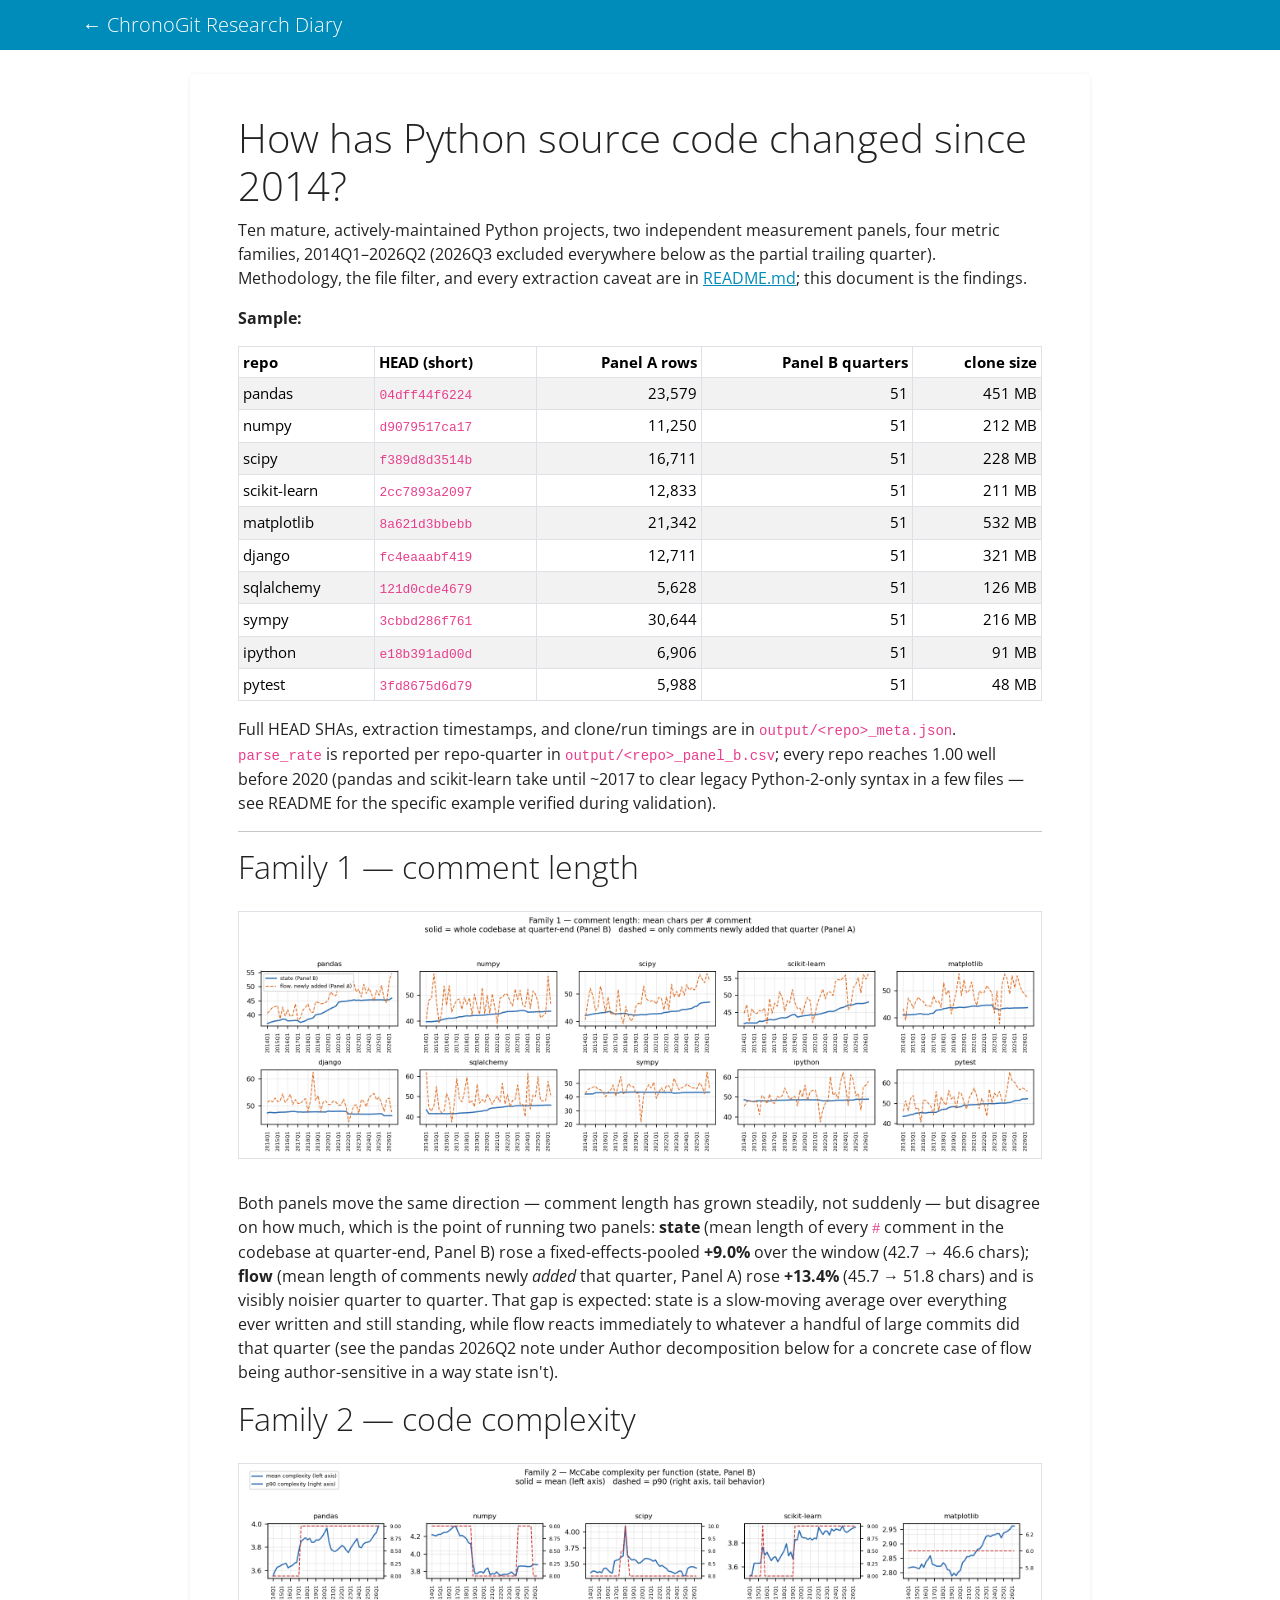
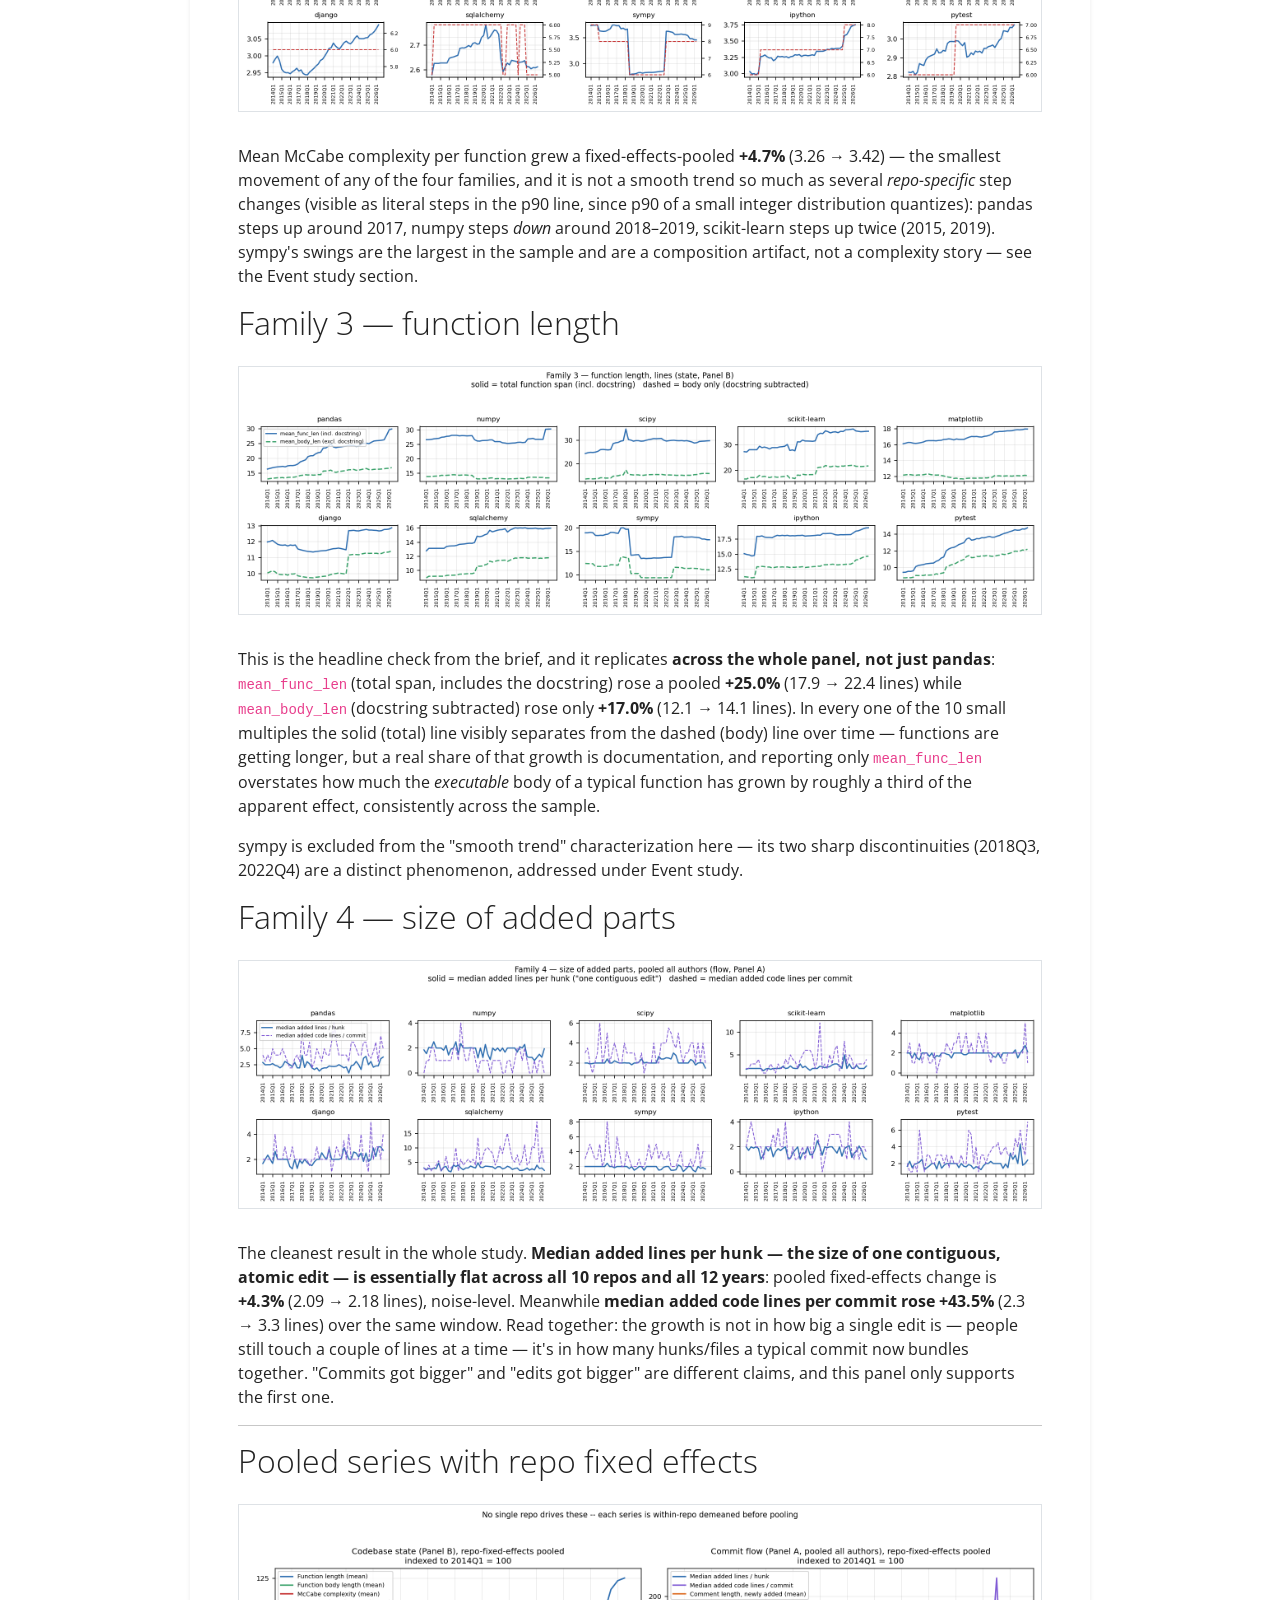
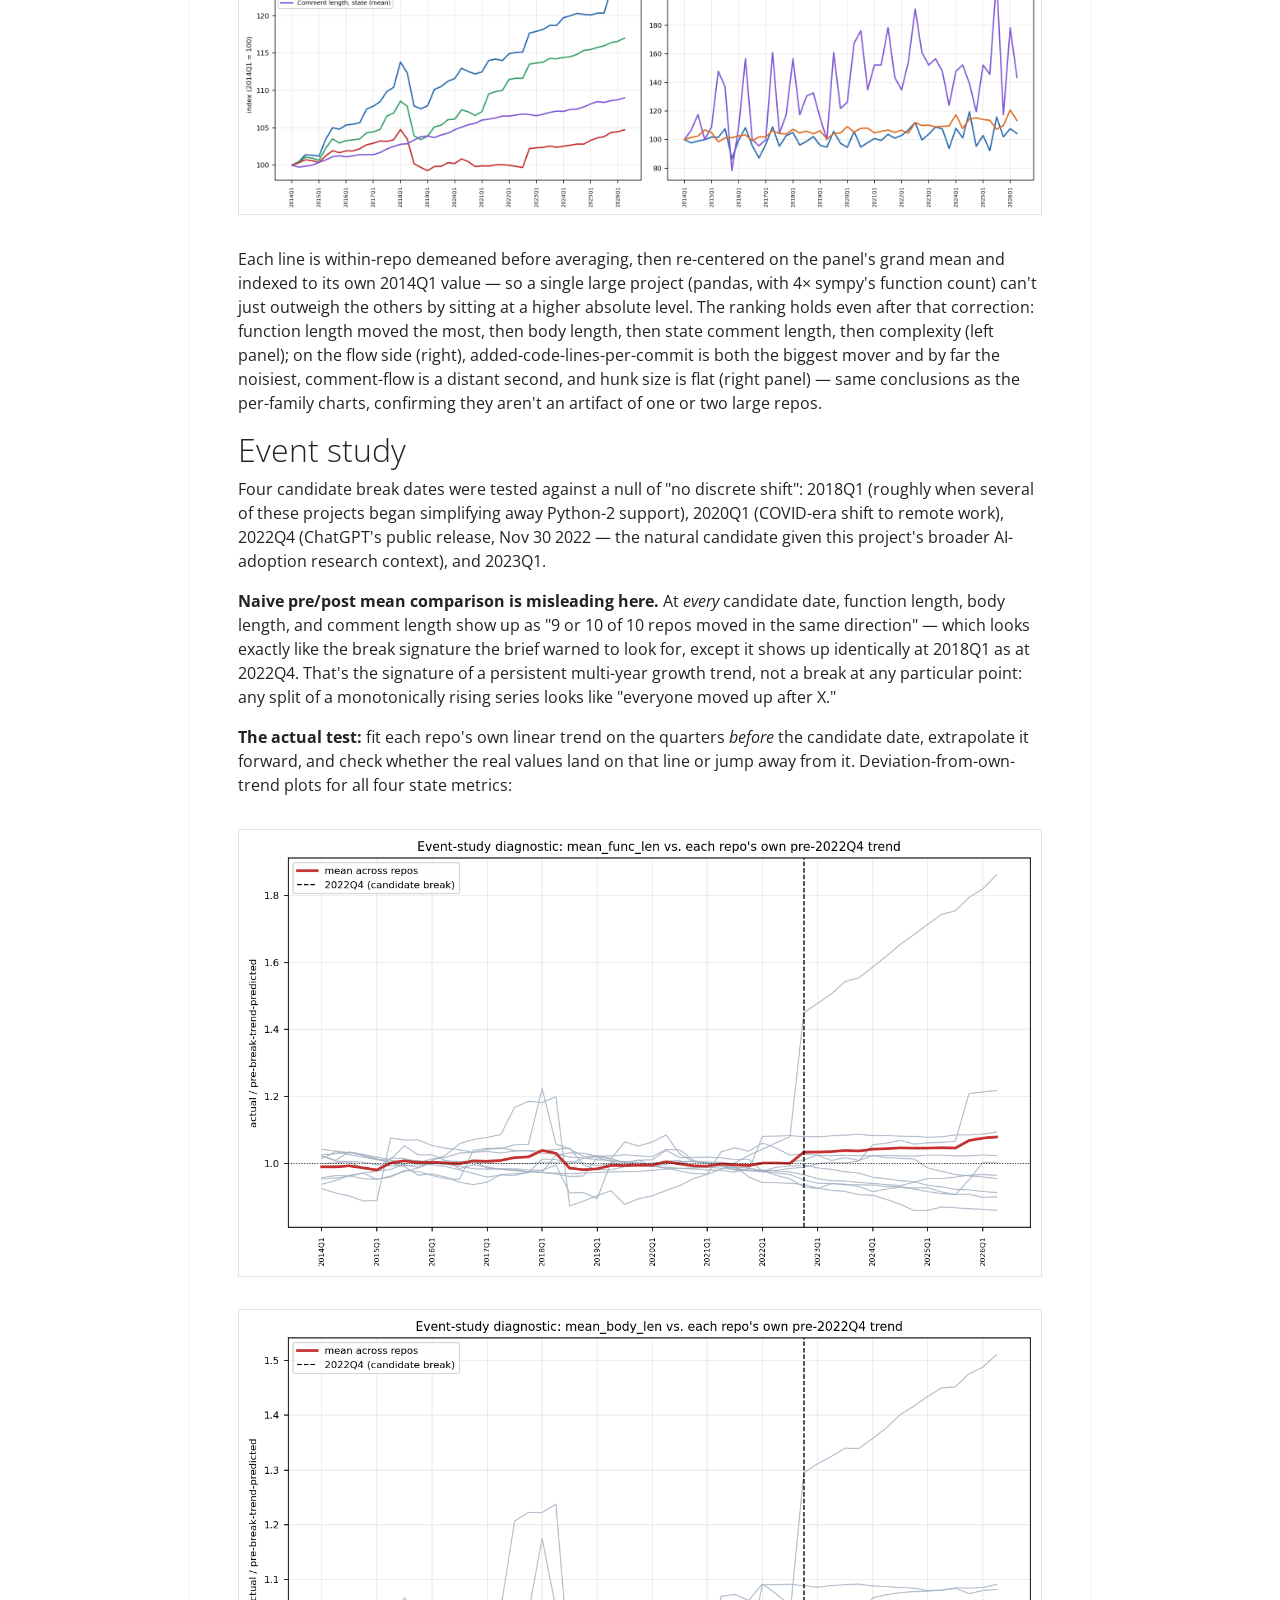
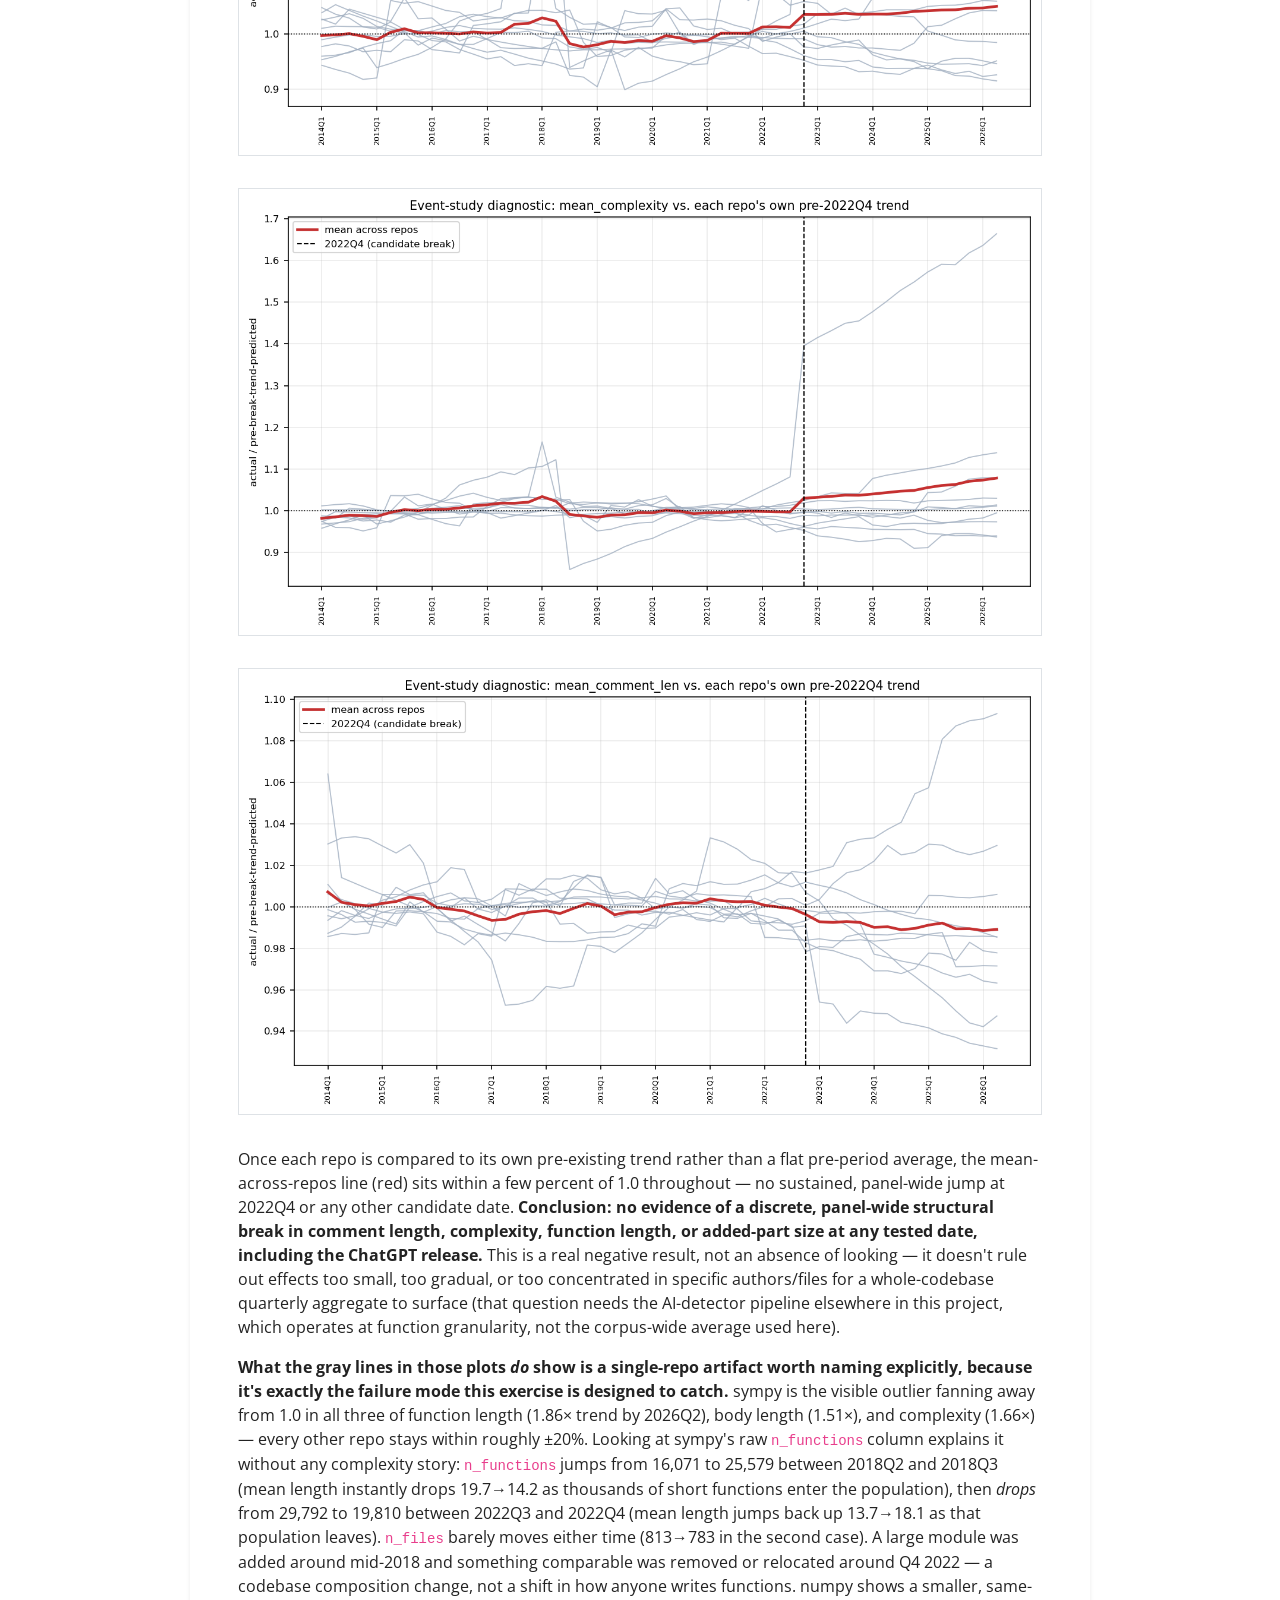
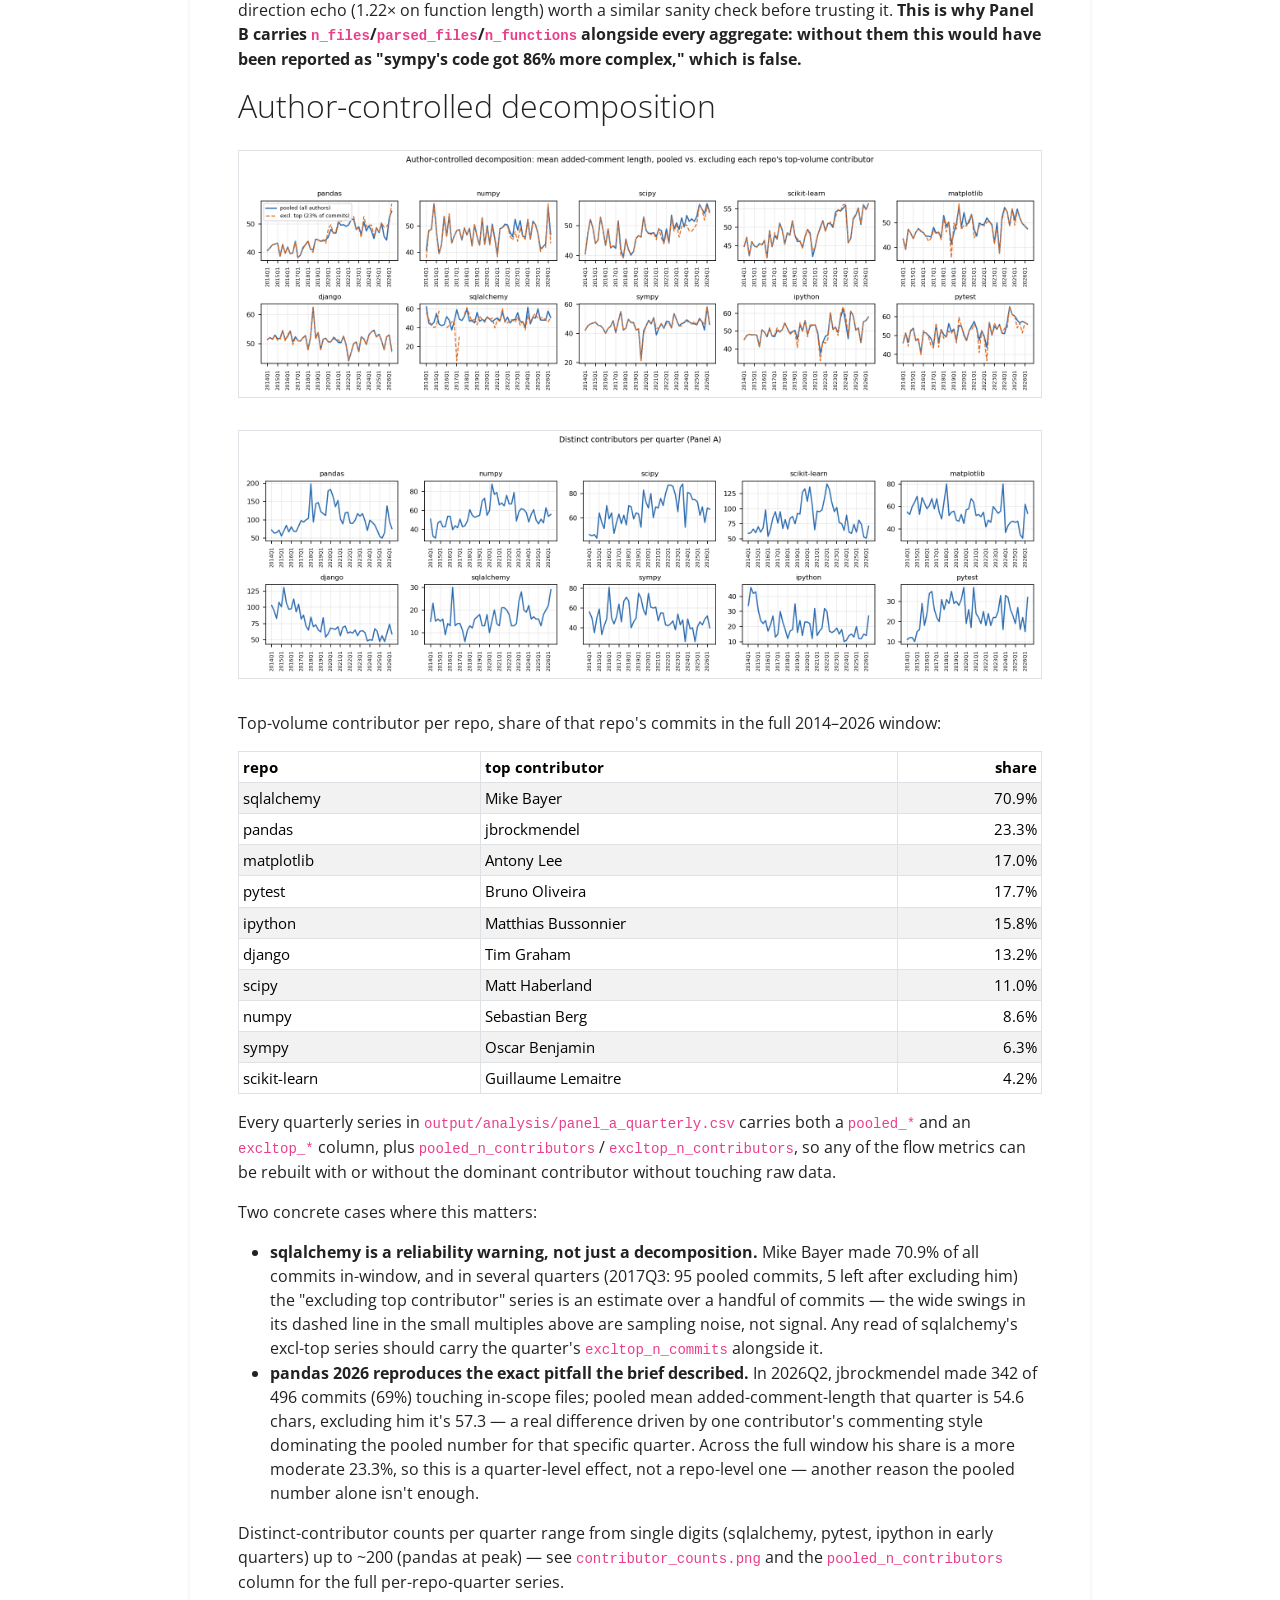
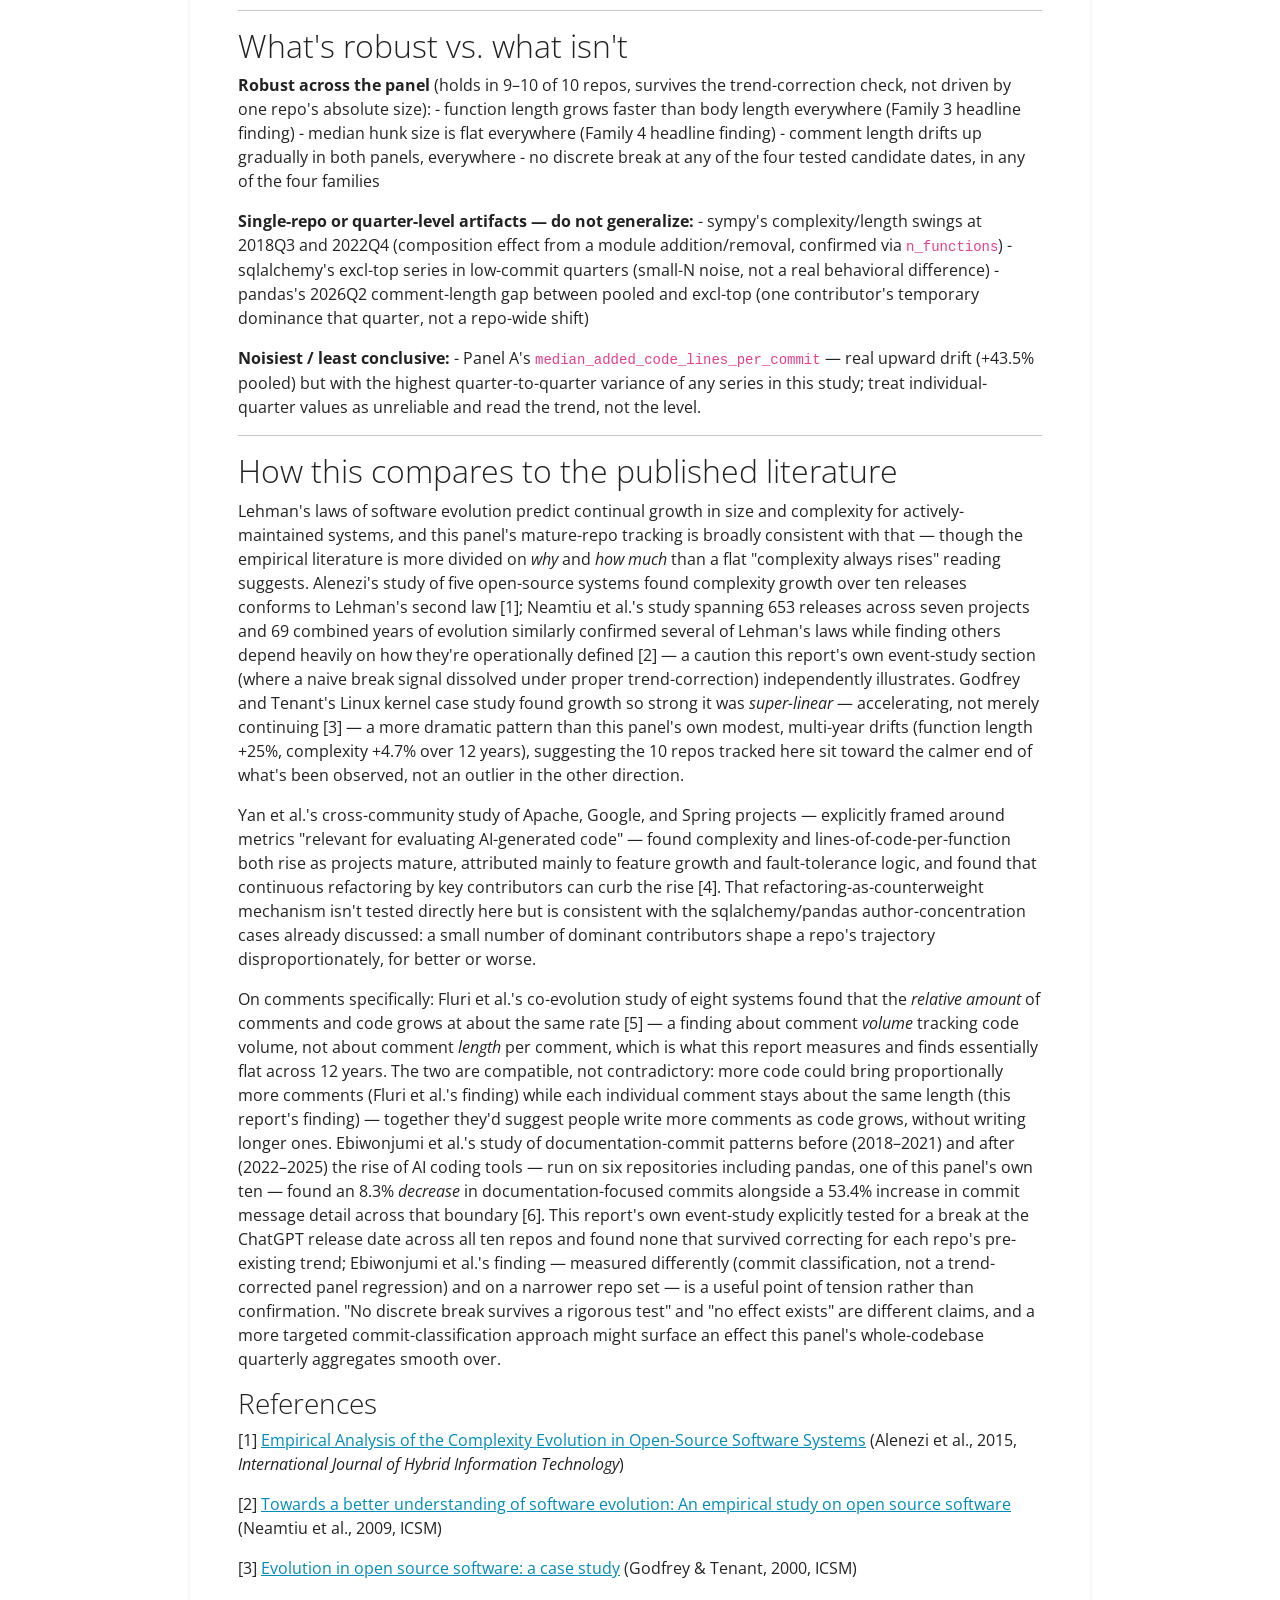
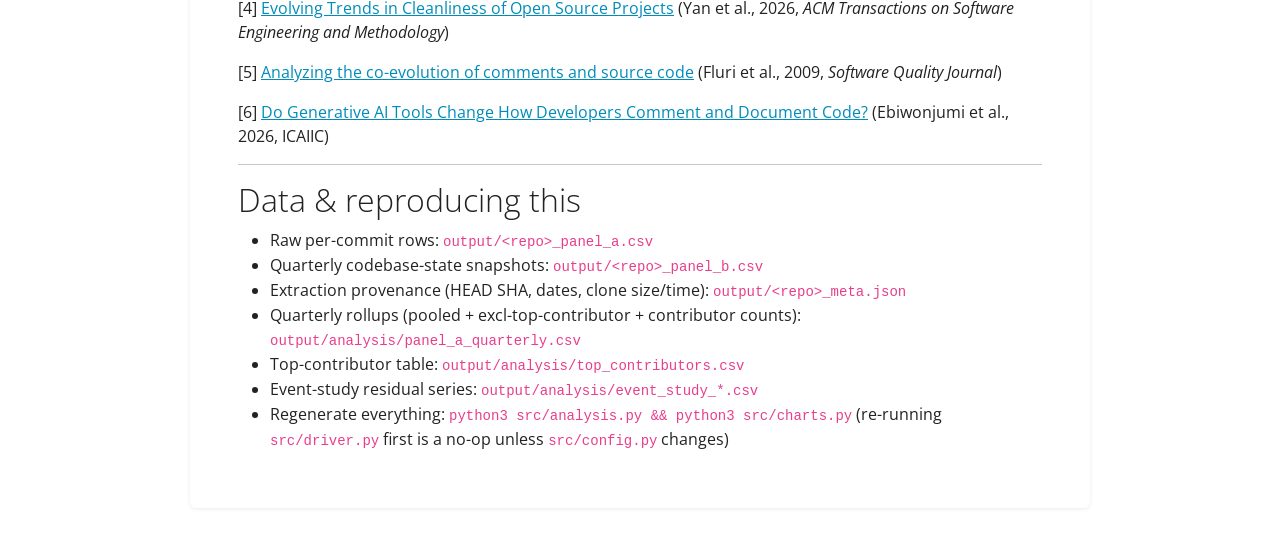
<file: research-diary/reports/REPORT.html>
<!doctype html>
<html lang="en">
<head>
<meta charset="utf-8">
<meta name="viewport" content="width=device-width, initial-scale=1">
<title>How has Python source code changed since 2014? - ChronoGit Research Diary</title>
<link rel="stylesheet" href="../vendor/bootstrap-yeti.min.css">
<link rel="stylesheet" href="report.css">
</head>
<body>
  <nav class="navbar navbar-expand navbar-dark bg-primary mb-4">
    <div class="container">
      <a class="navbar-brand mb-0 h1" href="../index.html">&larr; ChronoGit Research Diary</a>
    </div>
  </nav>
  <div class="container report-container">
<h1 id="how-has-python-source-code-changed-since-2014">How has Python source code changed since 2014?</h1>
<p>Ten mature, actively-maintained Python projects, two independent measurement
panels, four metric families, 2014Q1&ndash;2026Q2 (2026Q3 excluded everywhere
below as the partial trailing quarter). Methodology, the file filter, and
every extraction caveat are in <a href="README.html">README.md</a>; this document is the
findings.</p>
<p><strong>Sample:</strong></p>
<table class="table table-striped table-bordered table-sm">
<thead>
<tr>
<th>repo</th>
<th>HEAD (short)</th>
<th style="text-align: right;">Panel A rows</th>
<th style="text-align: right;">Panel B quarters</th>
<th style="text-align: right;">clone size</th>
</tr>
</thead>
<tbody>
<tr>
<td>pandas</td>
<td><code>04dff44f6224</code></td>
<td style="text-align: right;">23,579</td>
<td style="text-align: right;">51</td>
<td style="text-align: right;">451 MB</td>
</tr>
<tr>
<td>numpy</td>
<td><code>d9079517ca17</code></td>
<td style="text-align: right;">11,250</td>
<td style="text-align: right;">51</td>
<td style="text-align: right;">212 MB</td>
</tr>
<tr>
<td>scipy</td>
<td><code>f389d8d3514b</code></td>
<td style="text-align: right;">16,711</td>
<td style="text-align: right;">51</td>
<td style="text-align: right;">228 MB</td>
</tr>
<tr>
<td>scikit-learn</td>
<td><code>2cc7893a2097</code></td>
<td style="text-align: right;">12,833</td>
<td style="text-align: right;">51</td>
<td style="text-align: right;">211 MB</td>
</tr>
<tr>
<td>matplotlib</td>
<td><code>8a621d3bbebb</code></td>
<td style="text-align: right;">21,342</td>
<td style="text-align: right;">51</td>
<td style="text-align: right;">532 MB</td>
</tr>
<tr>
<td>django</td>
<td><code>fc4eaaabf419</code></td>
<td style="text-align: right;">12,711</td>
<td style="text-align: right;">51</td>
<td style="text-align: right;">321 MB</td>
</tr>
<tr>
<td>sqlalchemy</td>
<td><code>121d0cde4679</code></td>
<td style="text-align: right;">5,628</td>
<td style="text-align: right;">51</td>
<td style="text-align: right;">126 MB</td>
</tr>
<tr>
<td>sympy</td>
<td><code>3cbbd286f761</code></td>
<td style="text-align: right;">30,644</td>
<td style="text-align: right;">51</td>
<td style="text-align: right;">216 MB</td>
</tr>
<tr>
<td>ipython</td>
<td><code>e18b391ad00d</code></td>
<td style="text-align: right;">6,906</td>
<td style="text-align: right;">51</td>
<td style="text-align: right;">91 MB</td>
</tr>
<tr>
<td>pytest</td>
<td><code>3fd8675d6d79</code></td>
<td style="text-align: right;">5,988</td>
<td style="text-align: right;">51</td>
<td style="text-align: right;">48 MB</td>
</tr>
</tbody>
</table>
<p>Full HEAD SHAs, extraction timestamps, and clone/run timings are in
<code>output/&lt;repo&gt;_meta.json</code>. <code>parse_rate</code> is reported per repo-quarter in
<code>output/&lt;repo&gt;_panel_b.csv</code>; every repo reaches 1.00 well before 2020 (pandas
and scikit-learn take until ~2017 to clear legacy Python-2-only syntax in a
few files — see README for the specific example verified during validation).</p>
<hr />
<h2 id="family-1-comment-length">Family 1 — comment length</h2>
<p><img class="img-fluid rounded border my-3" alt="Family 1: comment length" src="../../repo-metrics/output/charts/family1_comment_length.png" /></p>
<p>Both panels move the same direction — comment length has grown steadily,
not suddenly — but disagree on how much, which is the point of running two
panels: <strong>state</strong> (mean length of every <code>#</code> comment in the codebase at
quarter-end, Panel B) rose a fixed-effects-pooled <strong>+9.0%</strong> over the window
(42.7 → 46.6 chars); <strong>flow</strong> (mean length of comments newly <em>added</em> that
quarter, Panel A) rose <strong>+13.4%</strong> (45.7 → 51.8 chars) and is visibly
noisier quarter to quarter. That gap is expected: state is a slow-moving
average over everything ever written and still standing, while flow reacts
immediately to whatever a handful of large commits did that quarter (see
the pandas 2026Q2 note under Author decomposition below for a concrete
case of flow being author-sensitive in a way state isn't).</p>
<h2 id="family-2-code-complexity">Family 2 — code complexity</h2>
<p><img class="img-fluid rounded border my-3" alt="Family 2: complexity" src="../../repo-metrics/output/charts/family2_complexity.png" /></p>
<p>Mean McCabe complexity per function grew a fixed-effects-pooled <strong>+4.7%</strong>
(3.26 → 3.42) — the smallest movement of any of the four families, and it
is not a smooth trend so much as several <em>repo-specific</em> step changes
(visible as literal steps in the p90 line, since p90 of a small integer
distribution quantizes): pandas steps up around 2017, numpy steps <em>down</em>
around 2018&ndash;2019, scikit-learn steps up twice (2015, 2019). sympy's
swings are the largest in the sample and are a composition artifact, not a
complexity story — see the Event study section.</p>
<h2 id="family-3-function-length">Family 3 — function length</h2>
<p><img class="img-fluid rounded border my-3" alt="Family 3: function length" src="../../repo-metrics/output/charts/family3_function_length.png" /></p>
<p>This is the headline check from the brief, and it replicates <strong>across the
whole panel, not just pandas</strong>: <code>mean_func_len</code> (total span, includes the
docstring) rose a pooled <strong>+25.0%</strong> (17.9 → 22.4 lines) while
<code>mean_body_len</code> (docstring subtracted) rose only <strong>+17.0%</strong> (12.1 → 14.1
lines). In every one of the 10 small multiples the solid (total) line
visibly separates from the dashed (body) line over time — functions are
getting longer, but a real share of that growth is documentation, and
reporting only <code>mean_func_len</code> overstates how much the <em>executable</em> body
of a typical function has grown by roughly a third of the apparent effect,
consistently across the sample.</p>
<p>sympy is excluded from the "smooth trend" characterization here — its two
sharp discontinuities (2018Q3, 2022Q4) are a distinct phenomenon, addressed
under Event study.</p>
<h2 id="family-4-size-of-added-parts">Family 4 — size of added parts</h2>
<p><img class="img-fluid rounded border my-3" alt="Family 4: added part size" src="../../repo-metrics/output/charts/family4_added_part_size.png" /></p>
<p>The cleanest result in the whole study. <strong>Median added lines per hunk —
the size of one contiguous, atomic edit — is essentially flat across all
10 repos and all 12 years</strong>: pooled fixed-effects change is <strong>+4.3%</strong>
(2.09 → 2.18 lines), noise-level. Meanwhile <strong>median added code lines per
commit rose +43.5%</strong> (2.3 → 3.3 lines) over the same window. Read together:
the growth is not in how big a single edit is — people still touch a
couple of lines at a time — it's in how many hunks/files a typical commit
now bundles together. "Commits got bigger" and "edits got bigger" are
different claims, and this panel only supports the first one.</p>
<hr />
<h2 id="pooled-series-with-repo-fixed-effects">Pooled series with repo fixed effects</h2>
<p><img class="img-fluid rounded border my-3" alt="Pooled fixed effects" src="../../repo-metrics/output/charts/pooled_fixed_effects.png" /></p>
<p>Each line is within-repo demeaned before averaging, then re-centered on
the panel's grand mean and indexed to its own 2014Q1 value — so a single
large project (pandas, with 4&times; sympy's function count) can't just
outweigh the others by sitting at a higher absolute level. The ranking
holds even after that correction: function length moved the most, then
body length, then state comment length, then complexity (left panel); on
the flow side (right), added-code-lines-per-commit is both the biggest
mover and by far the noisiest, comment-flow is a distant second, and
hunk size is flat (right panel) — same conclusions as the per-family
charts, confirming they aren't an artifact of one or two large repos.</p>
<h2 id="event-study">Event study</h2>
<p>Four candidate break dates were tested against a null of "no discrete
shift": 2018Q1 (roughly when several of these projects began simplifying
away Python-2 support), 2020Q1 (COVID-era shift to remote work), 2022Q4
(ChatGPT's public release, Nov 30 2022 — the natural candidate given this
project's broader AI-adoption research context), and 2023Q1.</p>
<p><strong>Naive pre/post mean comparison is misleading here.</strong> At <em>every</em> candidate
date, function length, body length, and comment length show up as "9 or 10
of 10 repos moved in the same direction" — which looks exactly like the
break signature the brief warned to look for, except it shows up
identically at 2018Q1 as at 2022Q4. That's the signature of a persistent
multi-year growth trend, not a break at any particular point: any split of
a monotonically rising series looks like "everyone moved up after X."</p>
<p><strong>The actual test:</strong> fit each repo's own linear trend on the quarters
<em>before</em> the candidate date, extrapolate it forward, and check whether the
real values land on that line or jump away from it. Deviation-from-own-trend
plots for all four state metrics:</p>
<p><img class="img-fluid rounded border my-3" alt="Event study: function length" src="../../repo-metrics/output/charts/event_study_func_len.png" />
<img class="img-fluid rounded border my-3" alt="Event study: body length" src="../../repo-metrics/output/charts/event_study_body_len.png" />
<img class="img-fluid rounded border my-3" alt="Event study: complexity" src="../../repo-metrics/output/charts/event_study_complexity.png" />
<img class="img-fluid rounded border my-3" alt="Event study: comment length" src="../../repo-metrics/output/charts/event_study_comment_len.png" /></p>
<p>Once each repo is compared to its own pre-existing trend rather than a
flat pre-period average, the mean-across-repos line (red) sits within a
few percent of 1.0 throughout — no sustained, panel-wide jump at 2022Q4 or
any other candidate date. <strong>Conclusion: no evidence of a discrete,
panel-wide structural break in comment length, complexity, function
length, or added-part size at any tested date, including the ChatGPT
release.</strong> This is a real negative result, not an absence of looking — it
doesn't rule out effects too small, too gradual, or too concentrated in
specific authors/files for a whole-codebase quarterly aggregate to surface
(that question needs the AI-detector pipeline elsewhere in this project,
which operates at function granularity, not the corpus-wide average used
here).</p>
<p><strong>What the gray lines in those plots <em>do</em> show is a single-repo artifact
worth naming explicitly, because it's exactly the failure mode this
exercise is designed to catch.</strong> sympy is the visible outlier fanning away
from 1.0 in all three of function length (1.86&times; trend by 2026Q2),
body length (1.51&times;), and complexity (1.66&times;) — every other repo
stays within roughly &plusmn;20%. Looking at sympy's raw <code>n_functions</code>
column explains it without any complexity story: <code>n_functions</code> jumps from
16,071 to 25,579 between 2018Q2 and 2018Q3 (mean length instantly drops
19.7&rarr;14.2 as thousands of short functions enter the population), then
<em>drops</em> from 29,792 to 19,810 between 2022Q3 and 2022Q4 (mean length jumps
back up 13.7&rarr;18.1 as that population leaves). <code>n_files</code> barely moves
either time (813&rarr;783 in the second case). A large module was added
around mid-2018 and something comparable was removed or relocated around
Q4 2022 — a codebase composition change, not a shift in how anyone writes
functions. numpy shows a smaller, same-direction echo (1.22&times; on
function length) worth a similar sanity check before trusting it. <strong>This
is why Panel B carries <code>n_files</code>/<code>parsed_files</code>/<code>n_functions</code> alongside
every aggregate: without them this would have been reported as "sympy's
code got 86% more complex," which is false.</strong></p>
<h2 id="author-controlled-decomposition">Author-controlled decomposition</h2>
<p><img class="img-fluid rounded border my-3" alt="Author decomposition" src="../../repo-metrics/output/charts/author_decomposition_comment_len.png" />
<img class="img-fluid rounded border my-3" alt="Contributor counts" src="../../repo-metrics/output/charts/contributor_counts.png" /></p>
<p>Top-volume contributor per repo, share of that repo's commits in the full
2014&ndash;2026 window:</p>
<table class="table table-striped table-bordered table-sm">
<thead>
<tr>
<th>repo</th>
<th>top contributor</th>
<th style="text-align: right;">share</th>
</tr>
</thead>
<tbody>
<tr>
<td>sqlalchemy</td>
<td>Mike Bayer</td>
<td style="text-align: right;">70.9%</td>
</tr>
<tr>
<td>pandas</td>
<td>jbrockmendel</td>
<td style="text-align: right;">23.3%</td>
</tr>
<tr>
<td>matplotlib</td>
<td>Antony Lee</td>
<td style="text-align: right;">17.0%</td>
</tr>
<tr>
<td>pytest</td>
<td>Bruno Oliveira</td>
<td style="text-align: right;">17.7%</td>
</tr>
<tr>
<td>ipython</td>
<td>Matthias Bussonnier</td>
<td style="text-align: right;">15.8%</td>
</tr>
<tr>
<td>django</td>
<td>Tim Graham</td>
<td style="text-align: right;">13.2%</td>
</tr>
<tr>
<td>scipy</td>
<td>Matt Haberland</td>
<td style="text-align: right;">11.0%</td>
</tr>
<tr>
<td>numpy</td>
<td>Sebastian Berg</td>
<td style="text-align: right;">8.6%</td>
</tr>
<tr>
<td>sympy</td>
<td>Oscar Benjamin</td>
<td style="text-align: right;">6.3%</td>
</tr>
<tr>
<td>scikit-learn</td>
<td>Guillaume Lemaitre</td>
<td style="text-align: right;">4.2%</td>
</tr>
</tbody>
</table>
<p>Every quarterly series in <code>output/analysis/panel_a_quarterly.csv</code> carries
both a <code>pooled_*</code> and an <code>excltop_*</code> column, plus <code>pooled_n_contributors</code> /
<code>excltop_n_contributors</code>, so any of the flow metrics can be rebuilt with or
without the dominant contributor without touching raw data.</p>
<p>Two concrete cases where this matters:</p>
<ul>
<li><strong>sqlalchemy is a reliability warning, not just a decomposition.</strong> Mike
  Bayer made 70.9% of all commits in-window, and in several quarters
  (2017Q3: 95 pooled commits, 5 left after excluding him) the "excluding
  top contributor" series is an estimate over a handful of commits — the
  wide swings in its dashed line in the small multiples above are sampling
  noise, not signal. Any read of sqlalchemy's excl-top series should carry
  the quarter's <code>excltop_n_commits</code> alongside it.</li>
<li><strong>pandas 2026 reproduces the exact pitfall the brief described.</strong> In
  2026Q2, jbrockmendel made 342 of 496 commits (69%) touching in-scope
  files; pooled mean added-comment-length that quarter is 54.6 chars,
  excluding him it's 57.3 — a real difference driven by one contributor's
  commenting style dominating the pooled number for that specific quarter.
  Across the full window his share is a more moderate 23.3%, so this is a
  quarter-level effect, not a repo-level one — another reason the pooled
  number alone isn't enough.</li>
</ul>
<p>Distinct-contributor counts per quarter range from single digits
(sqlalchemy, pytest, ipython in early quarters) up to ~200 (pandas at
peak) — see <code>contributor_counts.png</code> and the <code>pooled_n_contributors</code>
column for the full per-repo-quarter series.</p>
<hr />
<h2 id="whats-robust-vs-what-isnt">What's robust vs. what isn't</h2>
<p><strong>Robust across the panel</strong> (holds in 9&ndash;10 of 10 repos, survives the
trend-correction check, not driven by one repo's absolute size):
- function length grows faster than body length everywhere (Family 3
  headline finding)
- median hunk size is flat everywhere (Family 4 headline finding)
- comment length drifts up gradually in both panels, everywhere
- no discrete break at any of the four tested candidate dates, in any of
  the four families</p>
<p><strong>Single-repo or quarter-level artifacts — do not generalize:</strong>
- sympy's complexity/length swings at 2018Q3 and 2022Q4 (composition
  effect from a module addition/removal, confirmed via <code>n_functions</code>)
- sqlalchemy's excl-top series in low-commit quarters (small-N noise, not
  a real behavioral difference)
- pandas's 2026Q2 comment-length gap between pooled and excl-top (one
  contributor's temporary dominance that quarter, not a repo-wide shift)</p>
<p><strong>Noisiest / least conclusive:</strong>
- Panel A's <code>median_added_code_lines_per_commit</code> — real upward drift
  (+43.5% pooled) but with the highest quarter-to-quarter variance of any
  series in this study; treat individual-quarter values as unreliable and
  read the trend, not the level.</p>
<hr />
<h2 id="how-this-compares-to-the-published-literature">How this compares to the published literature</h2>
<p>Lehman's laws of software evolution predict continual growth in size and
complexity for actively-maintained systems, and this panel's mature-repo
tracking is broadly consistent with that — though the empirical literature
is more divided on <em>why</em> and <em>how much</em> than a flat "complexity always
rises" reading suggests. Alenezi's study of five open-source systems found
complexity growth over ten releases conforms to Lehman's second law [1];
Neamtiu et al.'s study spanning 653 releases across seven projects and 69
combined years of evolution similarly confirmed several of Lehman's laws
while finding others depend heavily on how they're operationally defined
[2] — a caution this report's own event-study section (where a naive break
signal dissolved under proper trend-correction) independently illustrates.
Godfrey and Tenant's Linux kernel case study found growth so strong it was
<em>super-linear</em> — accelerating, not merely continuing [3] — a more dramatic
pattern than this panel's own modest, multi-year drifts (function length
+25%, complexity +4.7% over 12 years), suggesting the 10 repos tracked
here sit toward the calmer end of what's been observed, not an outlier in
the other direction.</p>
<p>Yan et al.'s cross-community study of Apache, Google, and Spring
projects — explicitly framed around metrics "relevant for evaluating
AI-generated code" — found complexity and lines-of-code-per-function both
rise as projects mature, attributed mainly to feature growth and
fault-tolerance logic, and found that continuous refactoring by key
contributors can curb the rise [4]. That refactoring-as-counterweight
mechanism isn't tested directly here but is consistent with the
sqlalchemy/pandas author-concentration cases already discussed: a small
number of dominant contributors shape a repo's trajectory disproportionately,
for better or worse.</p>
<p>On comments specifically: Fluri et al.'s co-evolution study of eight
systems found that the <em>relative amount</em> of comments and code grows at
about the same rate [5] — a finding about comment <em>volume</em> tracking code
volume, not about comment <em>length</em> per comment, which is what this report
measures and finds essentially flat across 12 years. The two are
compatible, not contradictory: more code could bring proportionally more
comments (Fluri et al.'s finding) while each individual comment stays
about the same length (this report's finding) — together they'd suggest
people write more comments as code grows, without writing longer ones.
Ebiwonjumi et al.'s study of documentation-commit patterns before
(2018–2021) and after (2022–2025) the rise of AI coding tools — run on six
repositories including pandas, one of this panel's own ten — found an
8.3% <em>decrease</em> in documentation-focused commits alongside a 53.4%
increase in commit message detail across that boundary [6]. This report's
own event-study explicitly tested for a break at the ChatGPT release date
across all ten repos and found none that survived correcting for each
repo's pre-existing trend; Ebiwonjumi et al.'s finding — measured
differently (commit classification, not a trend-corrected panel
regression) and on a narrower repo set — is a useful point of tension
rather than confirmation. "No discrete break survives a rigorous test"
and "no effect exists" are different claims, and a more targeted
commit-classification approach might surface an effect this panel's
whole-codebase quarterly aggregates smooth over.</p>
<h3 id="references">References</h3>
<p>[1] <a href="https://consensus.app/papers/details/41c8f7d8b3c553519acc63405144ff2c/?utm_source=claude_desktop">Empirical Analysis of the Complexity Evolution in Open-Source Software Systems</a> (Alenezi et al., 2015, <em>International Journal of Hybrid Information Technology</em>)</p>
<p>[2] <a href="https://consensus.app/papers/details/694e613b3435554aa076bc825fa76df2/?utm_source=claude_desktop">Towards a better understanding of software evolution: An empirical study on open source software</a> (Neamtiu et al., 2009, ICSM)</p>
<p>[3] <a href="https://consensus.app/papers/details/ab652abf262259f4ac052d932af544a3/?utm_source=claude_desktop">Evolution in open source software: a case study</a> (Godfrey &amp; Tenant, 2000, ICSM)</p>
<p>[4] <a href="https://consensus.app/papers/details/0c06a6ea820453ea80d3b6847bc2105f/?utm_source=claude_desktop">Evolving Trends in Cleanliness of Open Source Projects</a> (Yan et al., 2026, <em>ACM Transactions on Software Engineering and Methodology</em>)</p>
<p>[5] <a href="https://consensus.app/papers/details/848a3e9bf61e536cb67c68eac26e4b26/?utm_source=claude_desktop">Analyzing the co-evolution of comments and source code</a> (Fluri et al., 2009, <em>Software Quality Journal</em>)</p>
<p>[6] <a href="https://consensus.app/papers/details/db7639c7ef7a5ebba8067c6f4e652450/?utm_source=claude_desktop">Do Generative AI Tools Change How Developers Comment and Document Code?</a> (Ebiwonjumi et al., 2026, ICAIIC)</p>
<hr />
<h2 id="data-reproducing-this">Data &amp; reproducing this</h2>
<ul>
<li>Raw per-commit rows: <code>output/&lt;repo&gt;_panel_a.csv</code></li>
<li>Quarterly codebase-state snapshots: <code>output/&lt;repo&gt;_panel_b.csv</code></li>
<li>Extraction provenance (HEAD SHA, dates, clone size/time): <code>output/&lt;repo&gt;_meta.json</code></li>
<li>Quarterly rollups (pooled + excl-top-contributor + contributor counts):
  <code>output/analysis/panel_a_quarterly.csv</code></li>
<li>Top-contributor table: <code>output/analysis/top_contributors.csv</code></li>
<li>Event-study residual series: <code>output/analysis/event_study_*.csv</code></li>
<li>Regenerate everything: <code>python3 src/analysis.py &amp;&amp; python3 src/charts.py</code>
  (re-running <code>src/driver.py</code> first is a no-op unless <code>src/config.py</code> changes)</li>
</ul>
  </div>
</body>
</html>
</file>
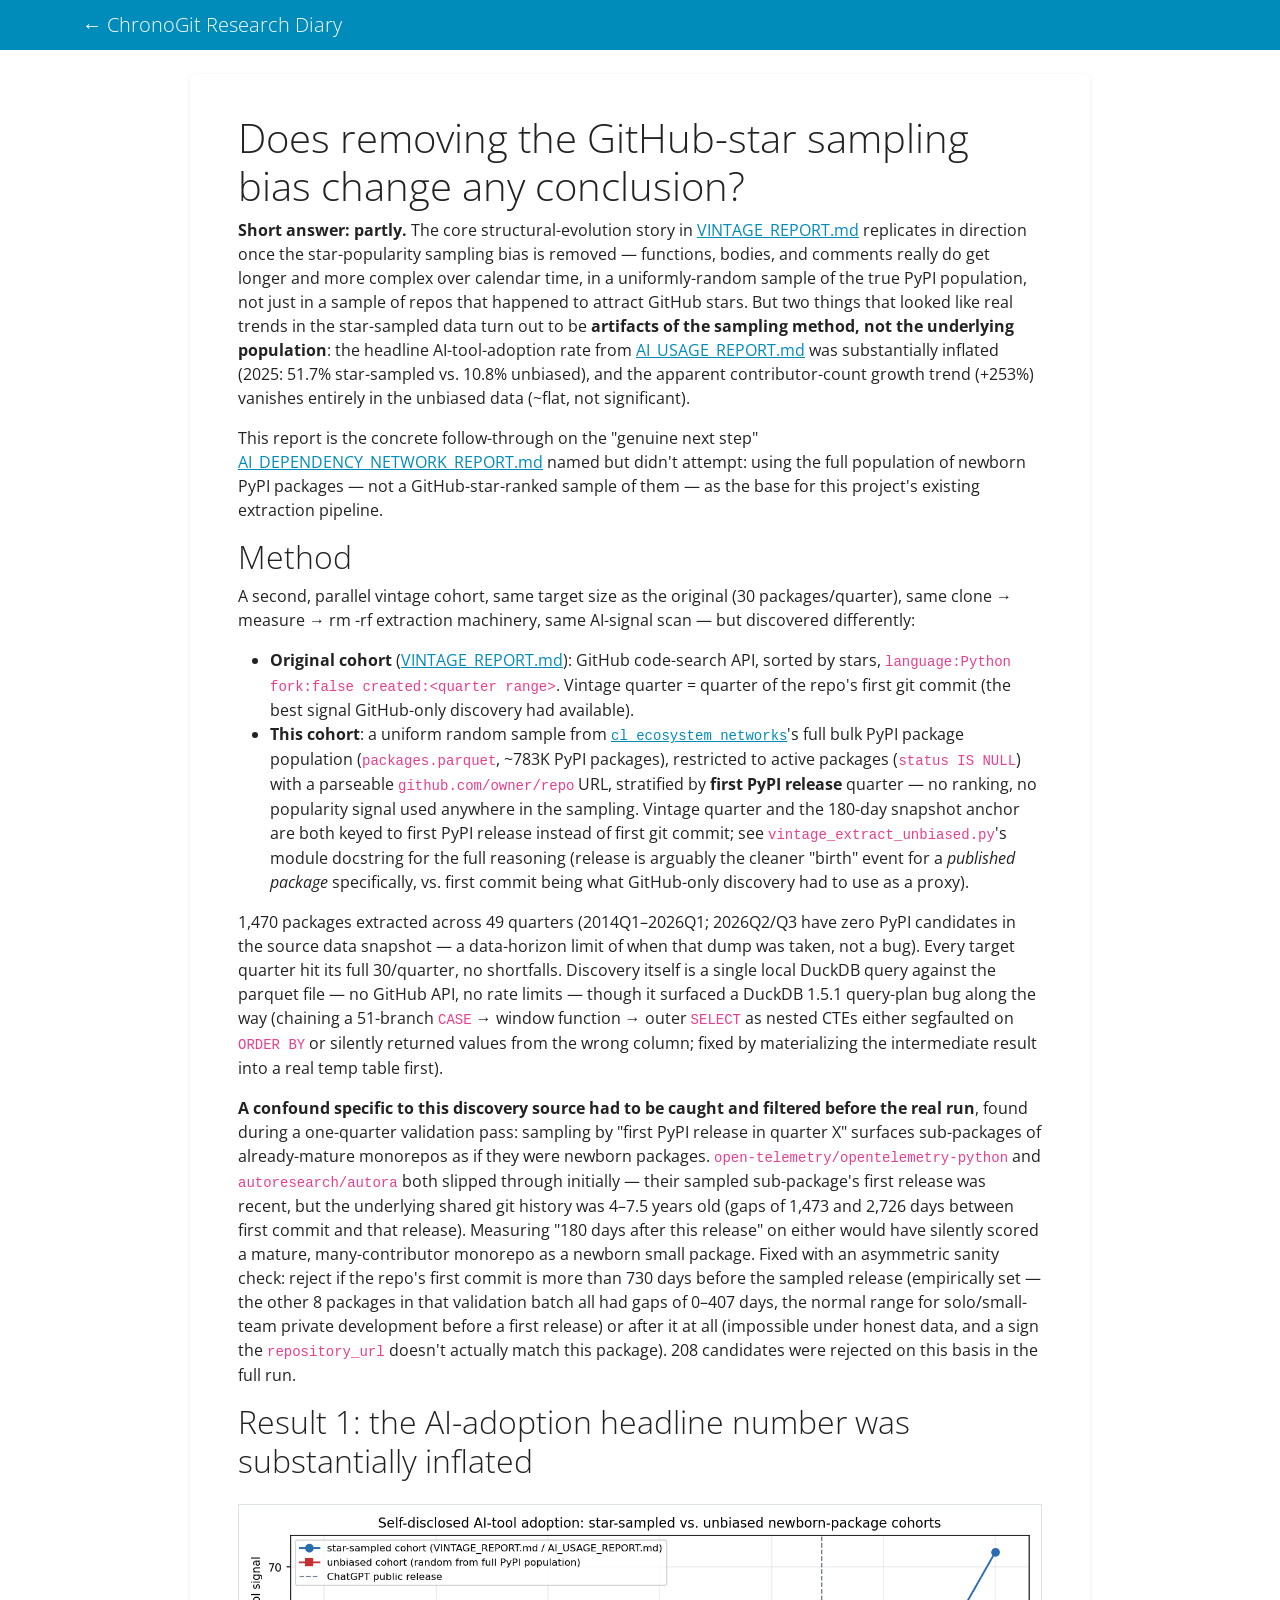
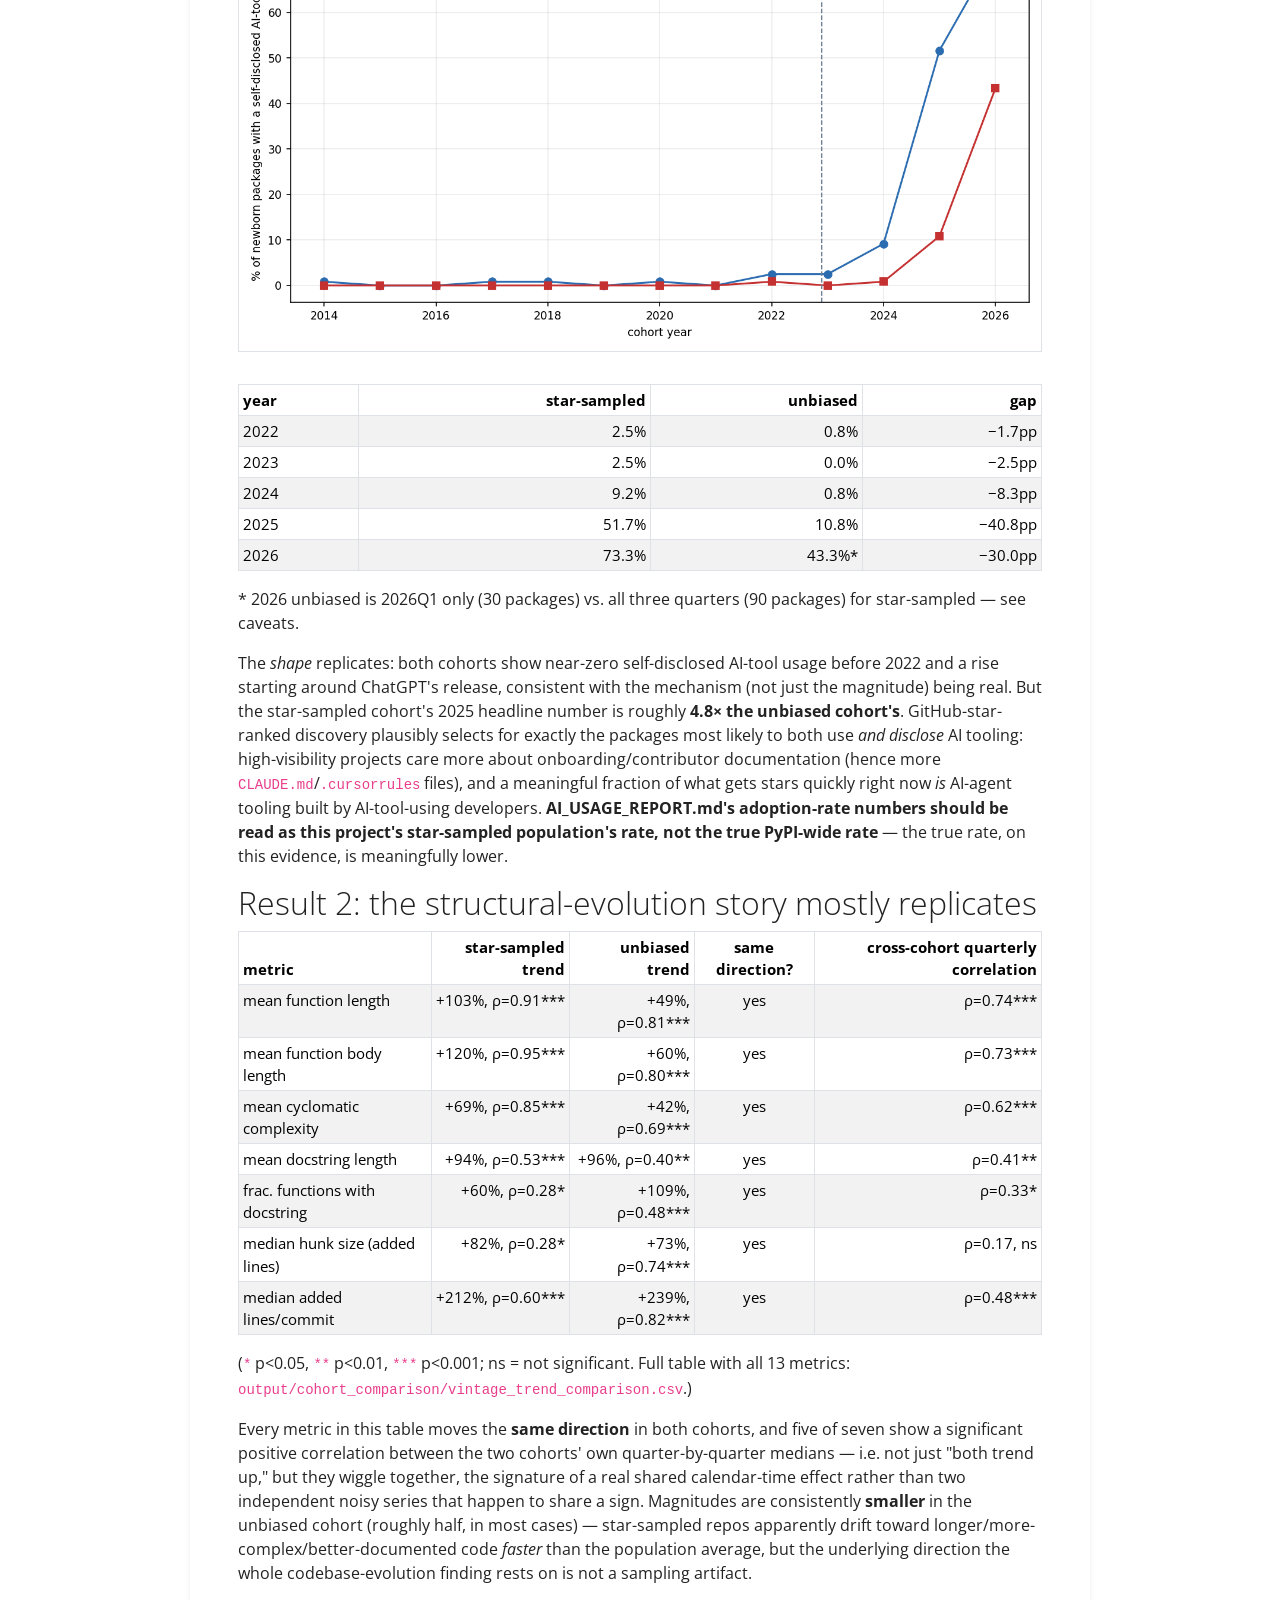
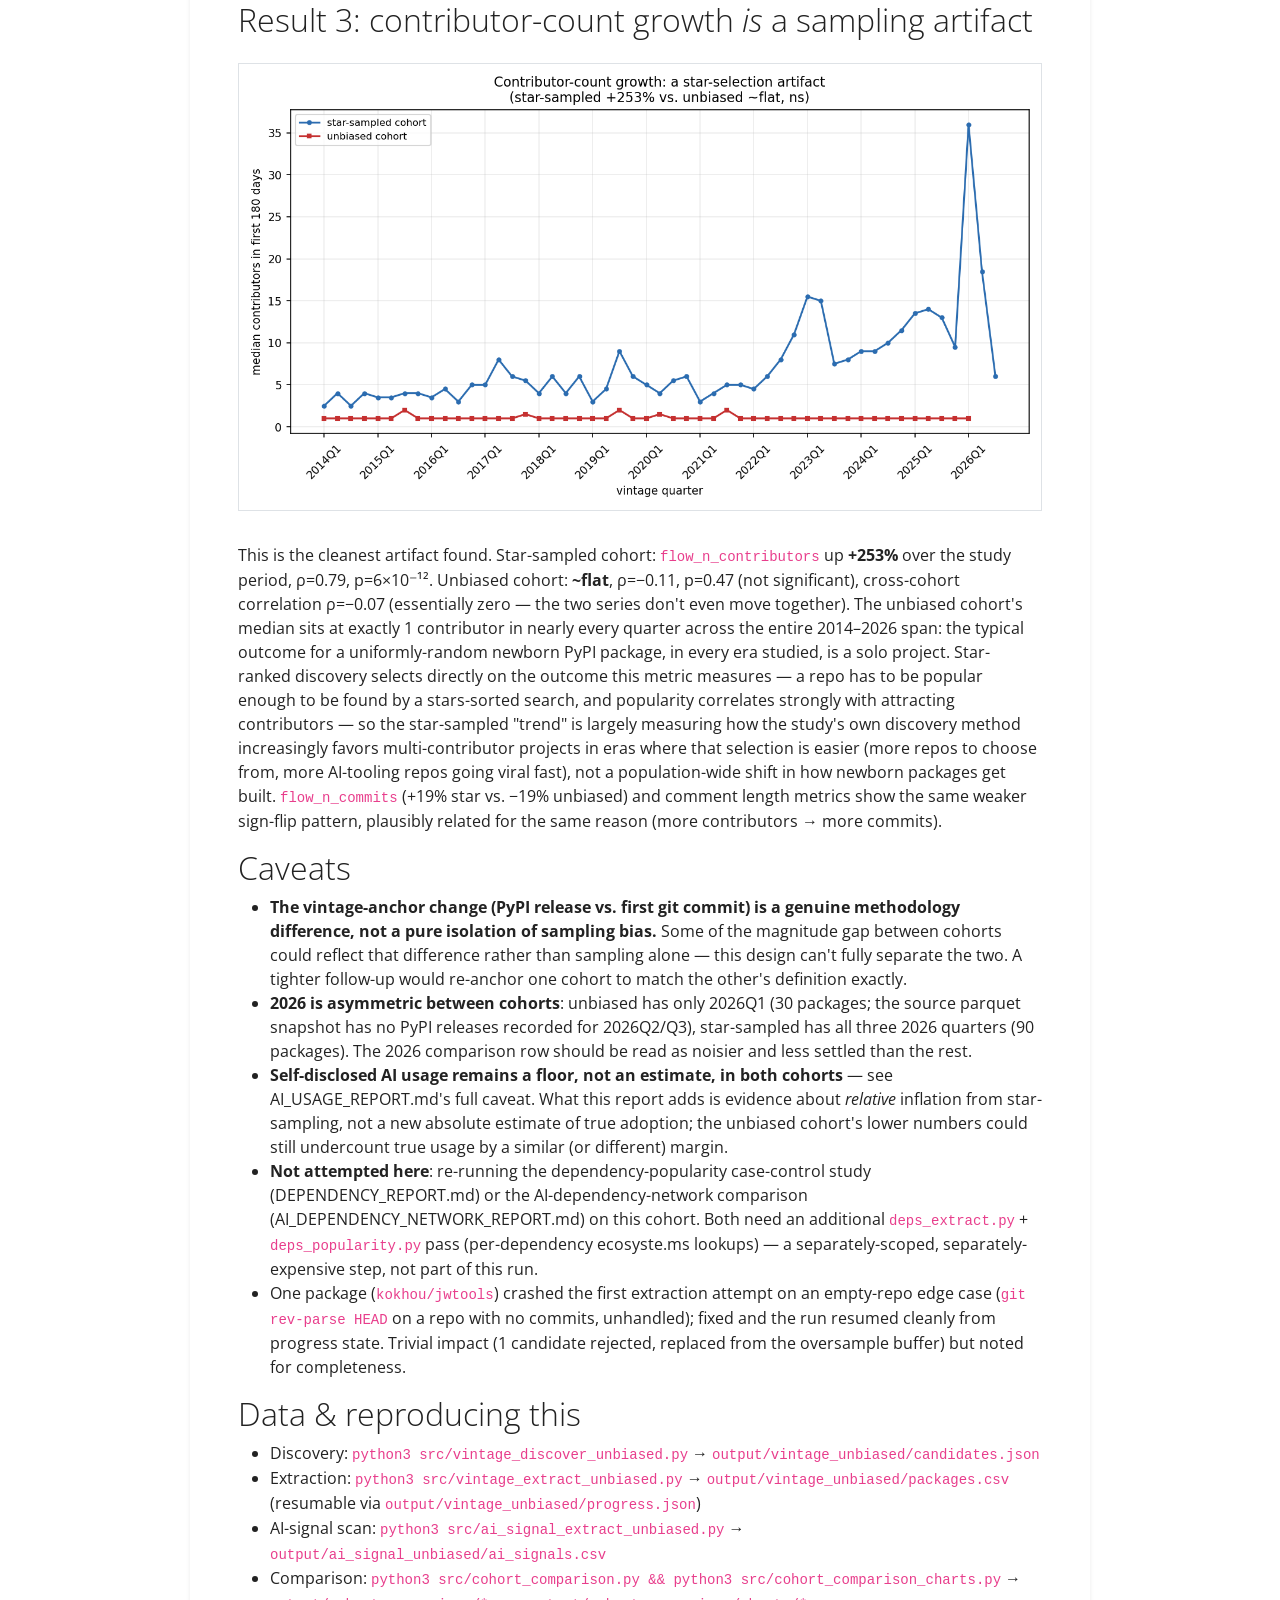
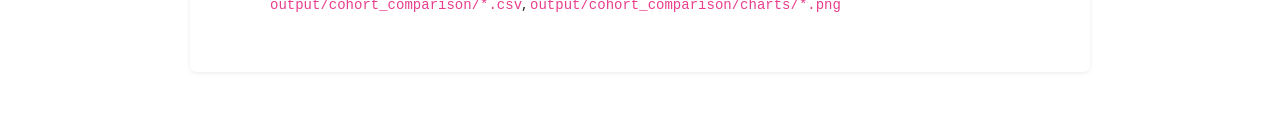
<file: research-diary/reports/UNBIASED_COHORT_REPORT.html>
<!doctype html>
<html lang="en">
<head>
<meta charset="utf-8">
<meta name="viewport" content="width=device-width, initial-scale=1">
<title>Does removing the GitHub-star sampling bias change any conclusion? - ChronoGit Research Diary</title>
<link rel="stylesheet" href="../vendor/bootstrap-yeti.min.css">
<link rel="stylesheet" href="report.css">
</head>
<body>
  <nav class="navbar navbar-expand navbar-dark bg-primary mb-4">
    <div class="container">
      <a class="navbar-brand mb-0 h1" href="../index.html">&larr; ChronoGit Research Diary</a>
    </div>
  </nav>
  <div class="container report-container">
<h1 id="does-removing-the-github-star-sampling-bias-change-any-conclusion">Does removing the GitHub-star sampling bias change any conclusion?</h1>
<p><strong>Short answer: partly.</strong> The core structural-evolution story in
<a href="VINTAGE_REPORT.html">VINTAGE_REPORT.md</a> replicates in direction once the
star-popularity sampling bias is removed — functions, bodies, and
comments really do get longer and more complex over calendar time, in a
uniformly-random sample of the true PyPI population, not just in a
sample of repos that happened to attract GitHub stars. But two things
that looked like real trends in the star-sampled data turn out to be
<strong>artifacts of the sampling method, not the underlying population</strong>: the
headline AI-tool-adoption rate from
<a href="AI_USAGE_REPORT.html">AI_USAGE_REPORT.md</a> was substantially inflated
(2025: 51.7% star-sampled vs. 10.8% unbiased), and the apparent
contributor-count growth trend (+253%) vanishes entirely in the unbiased
data (~flat, not significant).</p>
<p>This report is the concrete follow-through on the "genuine next step"
<a href="AI_DEPENDENCY_NETWORK_REPORT.html">AI_DEPENDENCY_NETWORK_REPORT.md</a> named
but didn't attempt: using the full population of newborn PyPI packages
— not a GitHub-star-ranked sample of them — as the base for this
project's existing extraction pipeline.</p>
<h2 id="method">Method</h2>
<p>A second, parallel vintage cohort, same target size as the original
(30 packages/quarter), same clone → measure → rm -rf extraction
machinery, same AI-signal scan — but discovered differently:</p>
<ul>
<li><strong>Original cohort</strong> (<a href="VINTAGE_REPORT.html">VINTAGE_REPORT.md</a>): GitHub
  code-search API, sorted by stars, <code>language:Python fork:false
  created:&lt;quarter range&gt;</code>. Vintage quarter = quarter of the repo's
  first git commit (the best signal GitHub-only discovery had available).</li>
<li><strong>This cohort</strong>: a uniform random sample from
  <a href="AI_DEPENDENCY_NETWORK_REPORT.html#connection-to-cl_ecosystem_networks"><code>cl_ecosystem_networks</code></a>'s
  full bulk PyPI package population (<code>packages.parquet</code>, ~783K PyPI
  packages), restricted to active packages (<code>status IS NULL</code>) with a
  parseable <code>github.com/owner/repo</code> URL, stratified by <strong>first PyPI
  release</strong> quarter — no ranking, no popularity signal used anywhere in
  the sampling. Vintage quarter and the 180-day snapshot anchor are both
  keyed to first PyPI release instead of first git commit; see
  <code>vintage_extract_unbiased.py</code>'s module docstring for the full
  reasoning (release is arguably the cleaner "birth" event for a
  <em>published package</em> specifically, vs. first commit being what
  GitHub-only discovery had to use as a proxy).</li>
</ul>
<p>1,470 packages extracted across 49 quarters (2014Q1–2026Q1; 2026Q2/Q3
have zero PyPI candidates in the source data snapshot — a data-horizon
limit of when that dump was taken, not a bug). Every target quarter hit
its full 30/quarter, no shortfalls. Discovery itself is a single local
DuckDB query against the parquet file — no GitHub API, no rate limits —
though it surfaced a DuckDB 1.5.1 query-plan bug along the way
(chaining a 51-branch <code>CASE</code> → window function → outer <code>SELECT</code> as
nested CTEs either segfaulted on <code>ORDER BY</code> or silently returned values
from the wrong column; fixed by materializing the intermediate result
into a real temp table first).</p>
<p><strong>A confound specific to this discovery source had to be caught and
filtered before the real run</strong>, found during a one-quarter validation
pass: sampling by "first PyPI release in quarter X" surfaces
sub-packages of already-mature monorepos as if they were newborn
packages. <code>open-telemetry/opentelemetry-python</code> and
<code>autoresearch/autora</code> both slipped through initially — their sampled
sub-package's first release was recent, but the underlying shared git
history was 4–7.5 years old (gaps of 1,473 and 2,726 days between first
commit and that release). Measuring "180 days after this release" on
either would have silently scored a mature, many-contributor monorepo as
a newborn small package. Fixed with an asymmetric sanity check: reject
if the repo's first commit is more than 730 days before the sampled
release (empirically set — the other 8 packages in that validation batch
all had gaps of 0–407 days, the normal range for solo/small-team private
development before a first release) or after it at all (impossible under
honest data, and a sign the <code>repository_url</code> doesn't actually match this
package). 208 candidates were rejected on this basis in the full run.</p>
<h2 id="result-1-the-ai-adoption-headline-number-was-substantially-inflated">Result 1: the AI-adoption headline number was substantially inflated</h2>
<p><img class="img-fluid rounded border my-3" alt="AI adoption comparison" src="../../repo-metrics/output/cohort_comparison/charts/ai_adoption_comparison.png" /></p>
<table class="table table-striped table-bordered table-sm">
<thead>
<tr>
<th>year</th>
<th style="text-align: right;">star-sampled</th>
<th style="text-align: right;">unbiased</th>
<th style="text-align: right;">gap</th>
</tr>
</thead>
<tbody>
<tr>
<td>2022</td>
<td style="text-align: right;">2.5%</td>
<td style="text-align: right;">0.8%</td>
<td style="text-align: right;">−1.7pp</td>
</tr>
<tr>
<td>2023</td>
<td style="text-align: right;">2.5%</td>
<td style="text-align: right;">0.0%</td>
<td style="text-align: right;">−2.5pp</td>
</tr>
<tr>
<td>2024</td>
<td style="text-align: right;">9.2%</td>
<td style="text-align: right;">0.8%</td>
<td style="text-align: right;">−8.3pp</td>
</tr>
<tr>
<td>2025</td>
<td style="text-align: right;">51.7%</td>
<td style="text-align: right;">10.8%</td>
<td style="text-align: right;">−40.8pp</td>
</tr>
<tr>
<td>2026</td>
<td style="text-align: right;">73.3%</td>
<td style="text-align: right;">43.3%*</td>
<td style="text-align: right;">−30.0pp</td>
</tr>
</tbody>
</table>
<p>* 2026 unbiased is 2026Q1 only (30 packages) vs. all three quarters
(90 packages) for star-sampled — see caveats.</p>
<p>The <em>shape</em> replicates: both cohorts show near-zero self-disclosed
AI-tool usage before 2022 and a rise starting around ChatGPT's release,
consistent with the mechanism (not just the magnitude) being real. But
the star-sampled cohort's 2025 headline number is roughly <strong>4.8× the
unbiased cohort's</strong>. GitHub-star-ranked discovery plausibly selects for
exactly the packages most likely to both use <em>and disclose</em> AI tooling:
high-visibility projects care more about onboarding/contributor
documentation (hence more <code>CLAUDE.md</code>/<code>.cursorrules</code> files), and a
meaningful fraction of what gets stars quickly right now <em>is</em> AI-agent
tooling built by AI-tool-using developers. <strong>AI_USAGE_REPORT.md's
adoption-rate numbers should be read as this project's star-sampled
population's rate, not the true PyPI-wide rate</strong> — the true rate, on
this evidence, is meaningfully lower.</p>
<h2 id="result-2-the-structural-evolution-story-mostly-replicates">Result 2: the structural-evolution story mostly replicates</h2>
<table class="table table-striped table-bordered table-sm">
<thead>
<tr>
<th>metric</th>
<th style="text-align: right;">star-sampled trend</th>
<th style="text-align: right;">unbiased trend</th>
<th style="text-align: center;">same direction?</th>
<th style="text-align: right;">cross-cohort quarterly correlation</th>
</tr>
</thead>
<tbody>
<tr>
<td>mean function length</td>
<td style="text-align: right;">+103%, ρ=0.91***</td>
<td style="text-align: right;">+49%, ρ=0.81***</td>
<td style="text-align: center;">yes</td>
<td style="text-align: right;">ρ=0.74***</td>
</tr>
<tr>
<td>mean function body length</td>
<td style="text-align: right;">+120%, ρ=0.95***</td>
<td style="text-align: right;">+60%, ρ=0.80***</td>
<td style="text-align: center;">yes</td>
<td style="text-align: right;">ρ=0.73***</td>
</tr>
<tr>
<td>mean cyclomatic complexity</td>
<td style="text-align: right;">+69%, ρ=0.85***</td>
<td style="text-align: right;">+42%, ρ=0.69***</td>
<td style="text-align: center;">yes</td>
<td style="text-align: right;">ρ=0.62***</td>
</tr>
<tr>
<td>mean docstring length</td>
<td style="text-align: right;">+94%, ρ=0.53***</td>
<td style="text-align: right;">+96%, ρ=0.40**</td>
<td style="text-align: center;">yes</td>
<td style="text-align: right;">ρ=0.41**</td>
</tr>
<tr>
<td>frac. functions with docstring</td>
<td style="text-align: right;">+60%, ρ=0.28*</td>
<td style="text-align: right;">+109%, ρ=0.48***</td>
<td style="text-align: center;">yes</td>
<td style="text-align: right;">ρ=0.33*</td>
</tr>
<tr>
<td>median hunk size (added lines)</td>
<td style="text-align: right;">+82%, ρ=0.28*</td>
<td style="text-align: right;">+73%, ρ=0.74***</td>
<td style="text-align: center;">yes</td>
<td style="text-align: right;">ρ=0.17, ns</td>
</tr>
<tr>
<td>median added lines/commit</td>
<td style="text-align: right;">+212%, ρ=0.60***</td>
<td style="text-align: right;">+239%, ρ=0.82***</td>
<td style="text-align: center;">yes</td>
<td style="text-align: right;">ρ=0.48***</td>
</tr>
</tbody>
</table>
<p>(<code>*</code> p&lt;0.05, <code>**</code> p&lt;0.01, <code>***</code> p&lt;0.001; ns = not significant. Full
table with all 13 metrics: <code>output/cohort_comparison/vintage_trend_comparison.csv</code>.)</p>
<p>Every metric in this table moves the <strong>same direction</strong> in both
cohorts, and five of seven show a significant positive correlation
between the two cohorts' own quarter-by-quarter medians — i.e. not just
"both trend up," but they wiggle together, the signature of a real
shared calendar-time effect rather than two independent noisy series
that happen to share a sign. Magnitudes are consistently <strong>smaller</strong> in
the unbiased cohort (roughly half, in most cases) — star-sampled repos
apparently drift toward longer/more-complex/better-documented code
<em>faster</em> than the population average, but the underlying direction the
whole codebase-evolution finding rests on is not a sampling artifact.</p>
<h2 id="result-3-contributor-count-growth-is-a-sampling-artifact">Result 3: contributor-count growth <em>is</em> a sampling artifact</h2>
<p><img class="img-fluid rounded border my-3" alt="Contributor divergence" src="../../repo-metrics/output/cohort_comparison/charts/contributor_divergence.png" /></p>
<p>This is the cleanest artifact found. Star-sampled cohort:
<code>flow_n_contributors</code> up <strong>+253%</strong> over the study period, ρ=0.79,
p=6×10⁻¹². Unbiased cohort: <strong>~flat</strong>, ρ=−0.11, p=0.47 (not
significant), cross-cohort correlation ρ=−0.07 (essentially zero — the
two series don't even move together). The unbiased cohort's median sits
at exactly 1 contributor in nearly every quarter across the entire
2014–2026 span: the typical outcome for a uniformly-random newborn PyPI
package, in every era studied, is a solo project. Star-ranked discovery
selects directly on the outcome this metric measures — a repo has to be
popular enough to be found by a stars-sorted search, and popularity
correlates strongly with attracting contributors — so the star-sampled
"trend" is largely measuring how the study's own discovery method
increasingly favors multi-contributor projects in eras where that
selection is easier (more repos to choose from, more AI-tooling repos
going viral fast), not a population-wide shift in how newborn packages
get built. <code>flow_n_commits</code> (+19% star vs. −19% unbiased) and comment
length metrics show the same weaker sign-flip pattern, plausibly related
for the same reason (more contributors → more commits).</p>
<h2 id="caveats">Caveats</h2>
<ul>
<li><strong>The vintage-anchor change (PyPI release vs. first git commit) is a
  genuine methodology difference, not a pure isolation of sampling
  bias.</strong> Some of the magnitude gap between cohorts could reflect that
  difference rather than sampling alone — this design can't fully
  separate the two. A tighter follow-up would re-anchor one cohort to
  match the other's definition exactly.</li>
<li><strong>2026 is asymmetric between cohorts</strong>: unbiased has only 2026Q1 (30
  packages; the source parquet snapshot has no PyPI releases recorded
  for 2026Q2/Q3), star-sampled has all three 2026 quarters (90
  packages). The 2026 comparison row should be read as noisier and less
  settled than the rest.</li>
<li><strong>Self-disclosed AI usage remains a floor, not an estimate, in both
  cohorts</strong> — see AI_USAGE_REPORT.md's full caveat. What this report
  adds is evidence about <em>relative</em> inflation from star-sampling, not a
  new absolute estimate of true adoption; the unbiased cohort's lower
  numbers could still undercount true usage by a similar (or different)
  margin.</li>
<li><strong>Not attempted here</strong>: re-running the dependency-popularity
  case-control study (DEPENDENCY_REPORT.md) or the AI-dependency-network
  comparison (AI_DEPENDENCY_NETWORK_REPORT.md) on this cohort. Both need
  an additional <code>deps_extract.py</code> + <code>deps_popularity.py</code> pass
  (per-dependency ecosyste.ms lookups) — a separately-scoped,
  separately-expensive step, not part of this run.</li>
<li>One package (<code>kokhou/jwtools</code>) crashed the first extraction attempt on
  an empty-repo edge case (<code>git rev-parse HEAD</code> on a repo with no
  commits, unhandled); fixed and the run resumed cleanly from progress
  state. Trivial impact (1 candidate rejected, replaced from the
  oversample buffer) but noted for completeness.</li>
</ul>
<h2 id="data-reproducing-this">Data &amp; reproducing this</h2>
<ul>
<li>Discovery: <code>python3 src/vintage_discover_unbiased.py</code> →
  <code>output/vintage_unbiased/candidates.json</code></li>
<li>Extraction: <code>python3 src/vintage_extract_unbiased.py</code> →
  <code>output/vintage_unbiased/packages.csv</code> (resumable via
  <code>output/vintage_unbiased/progress.json</code>)</li>
<li>AI-signal scan: <code>python3 src/ai_signal_extract_unbiased.py</code> →
  <code>output/ai_signal_unbiased/ai_signals.csv</code></li>
<li>Comparison: <code>python3 src/cohort_comparison.py &amp;&amp; python3
  src/cohort_comparison_charts.py</code> →
  <code>output/cohort_comparison/*.csv</code>, <code>output/cohort_comparison/charts/*.png</code></li>
</ul>
  </div>
</body>
</html>
</file>
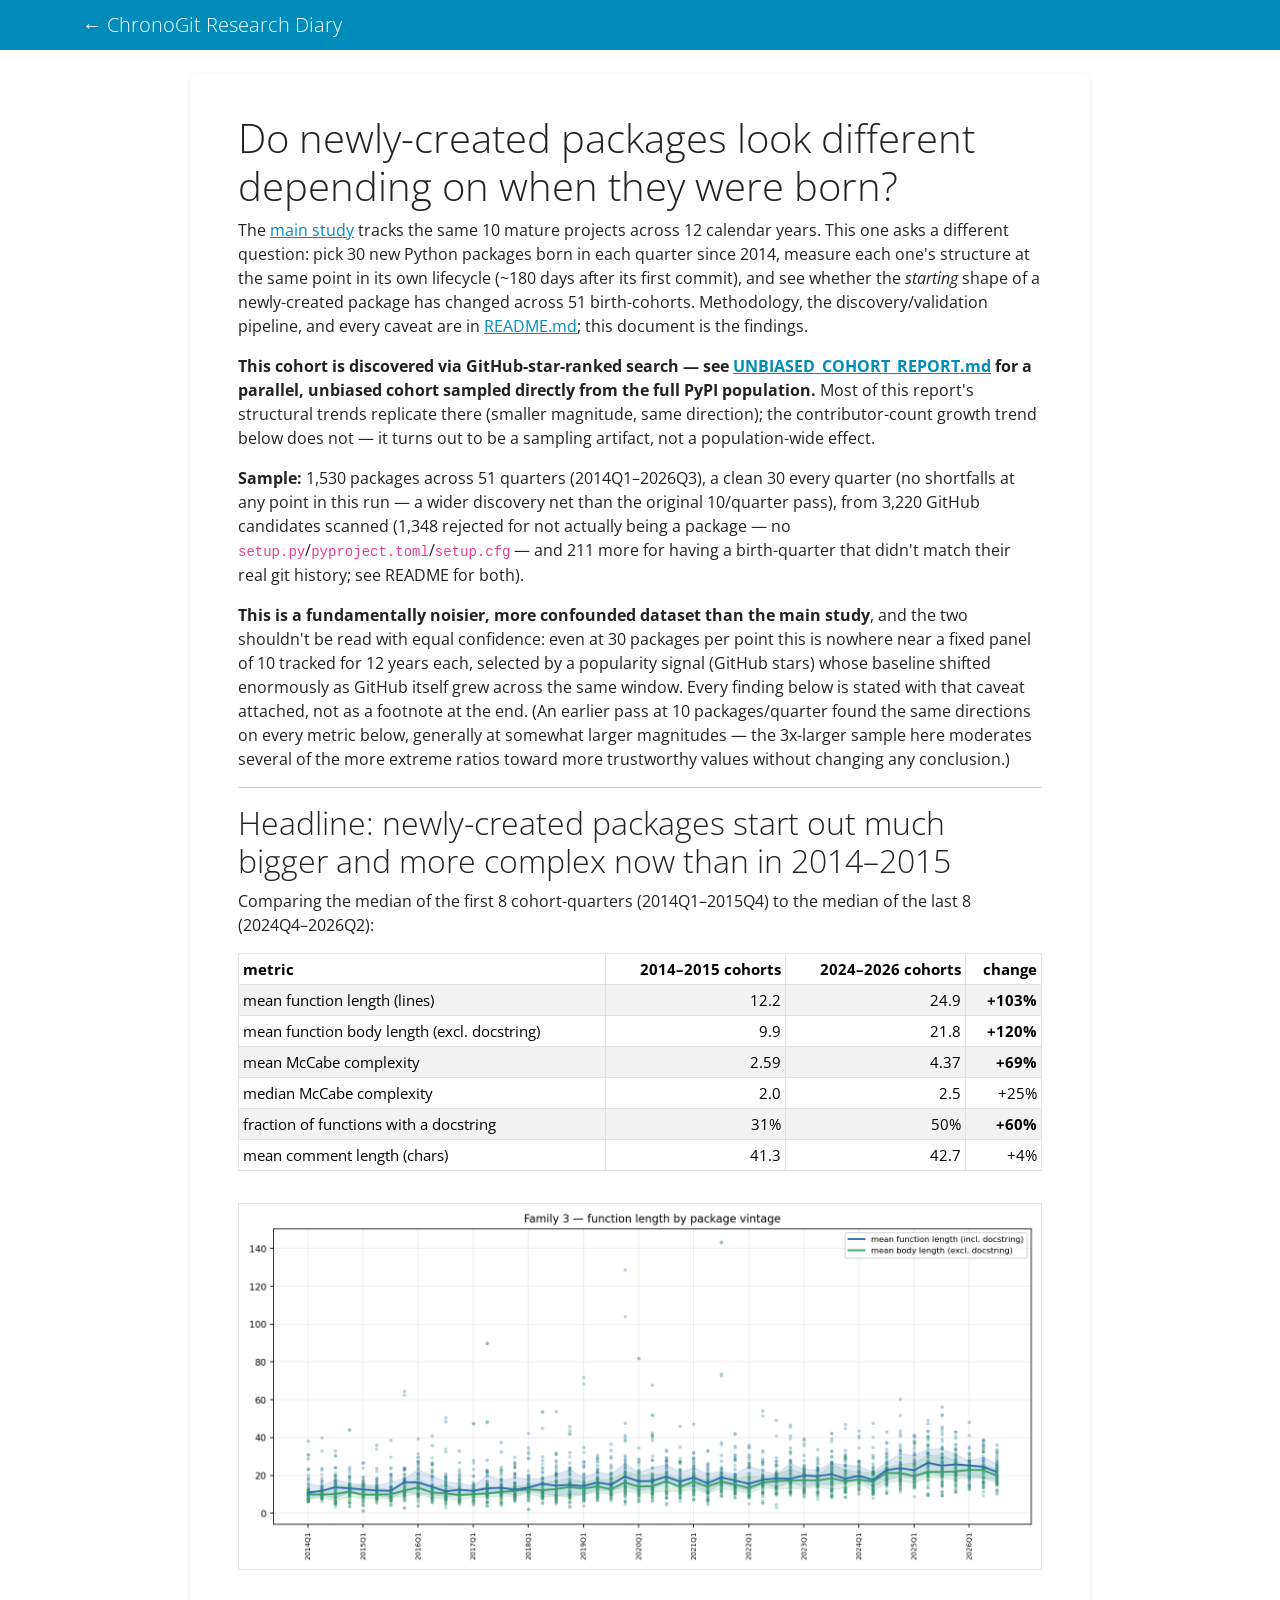
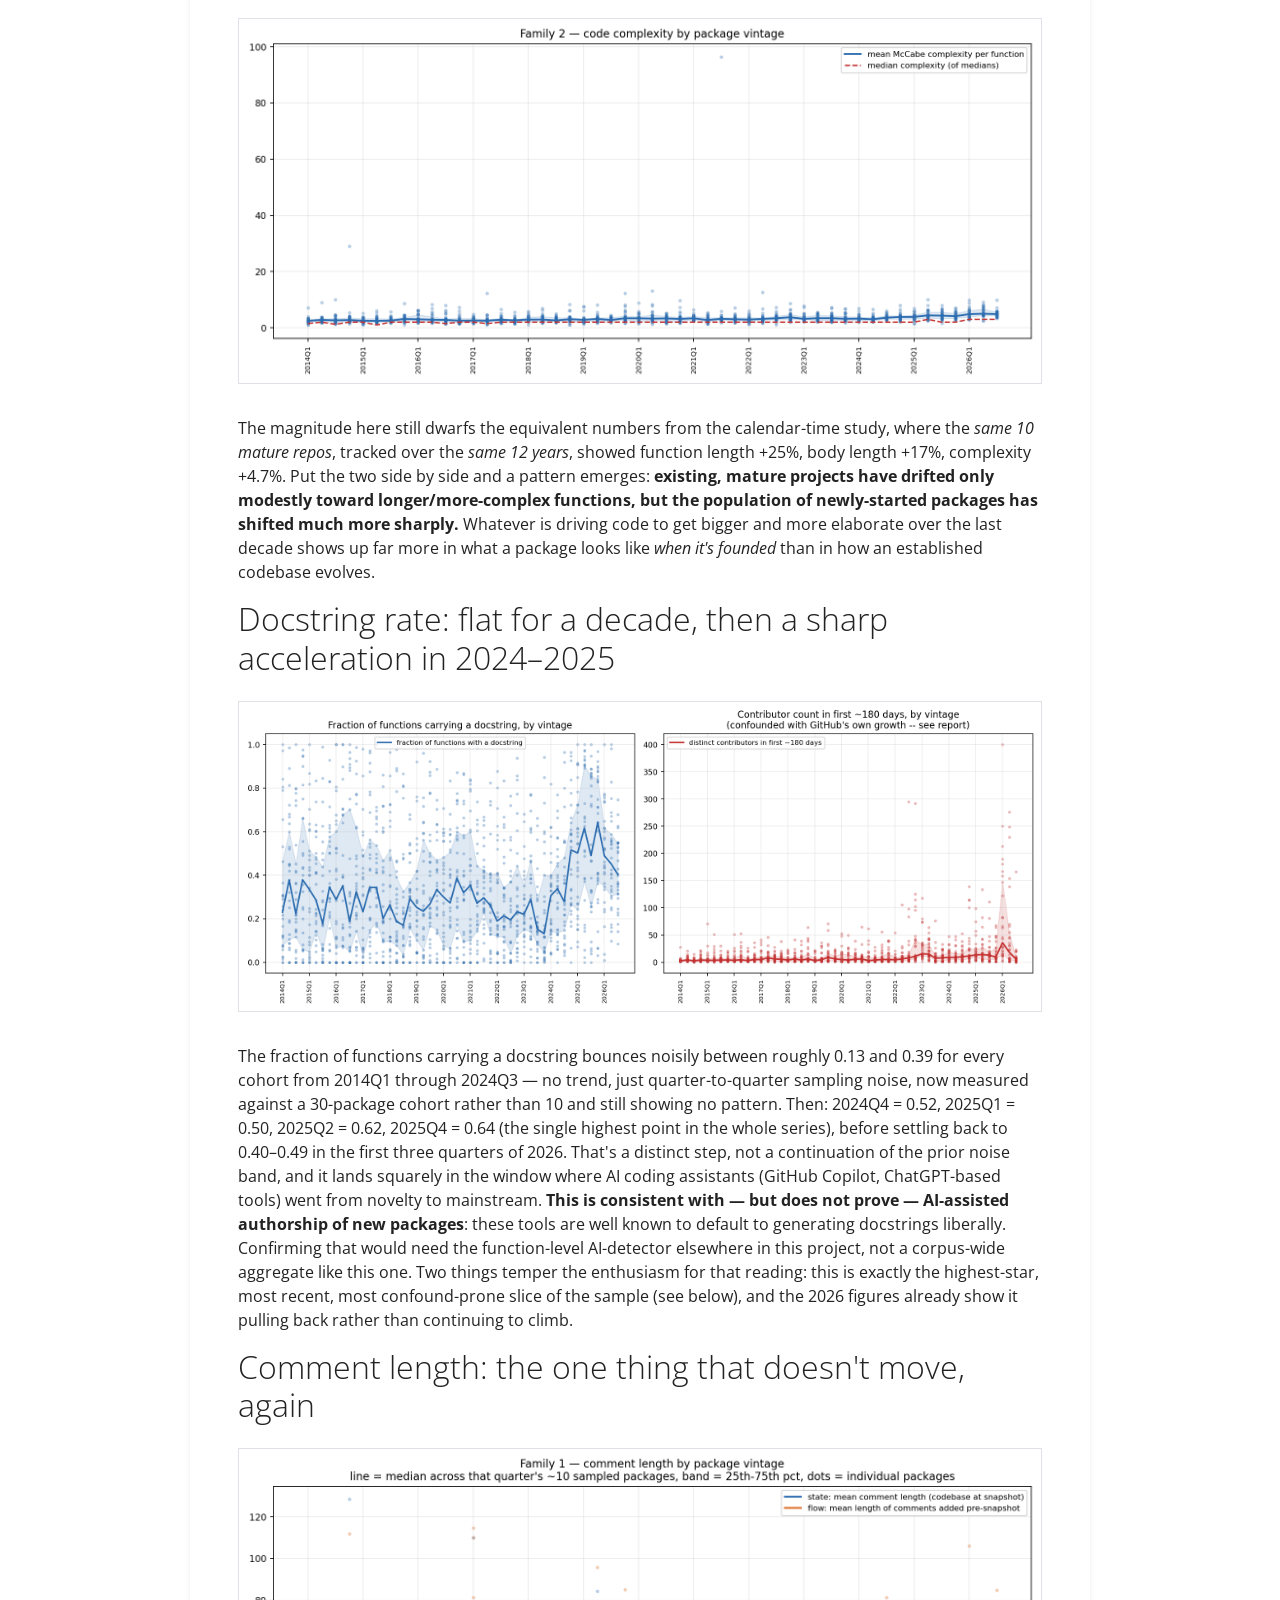
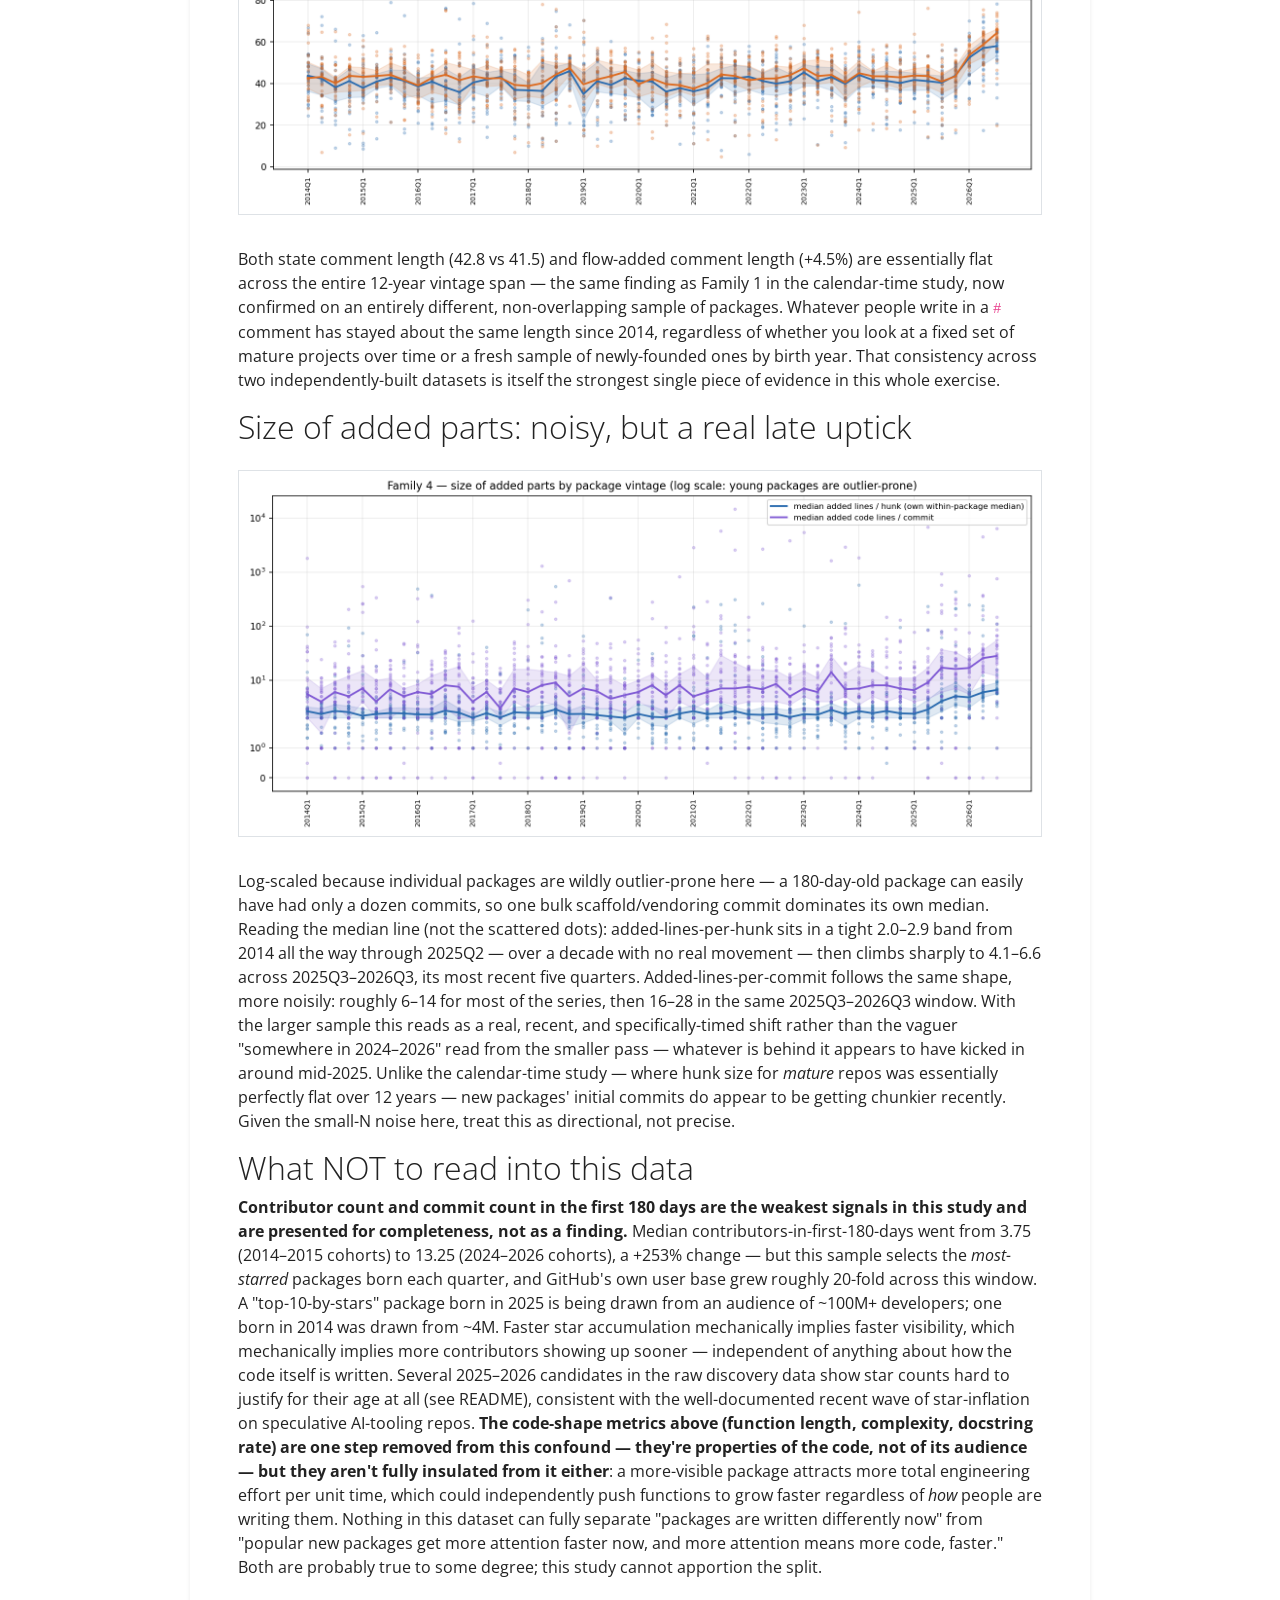
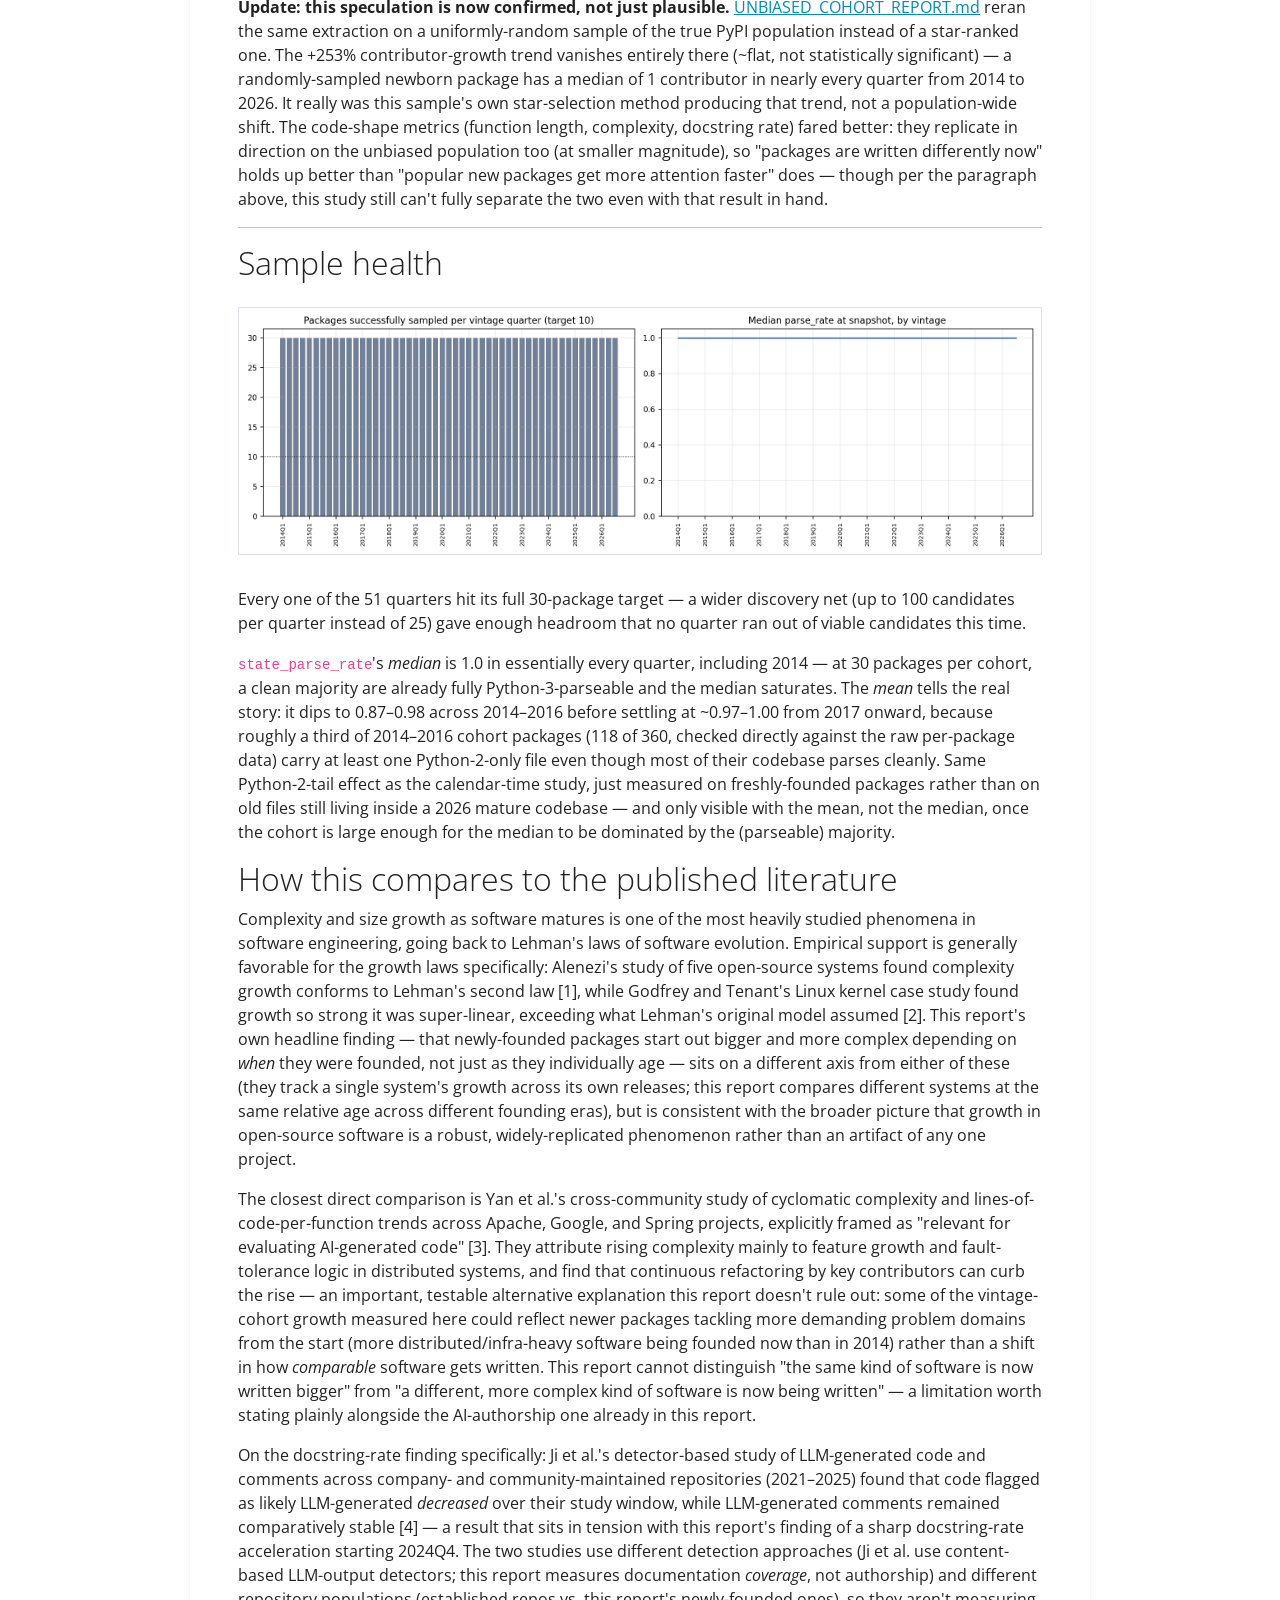
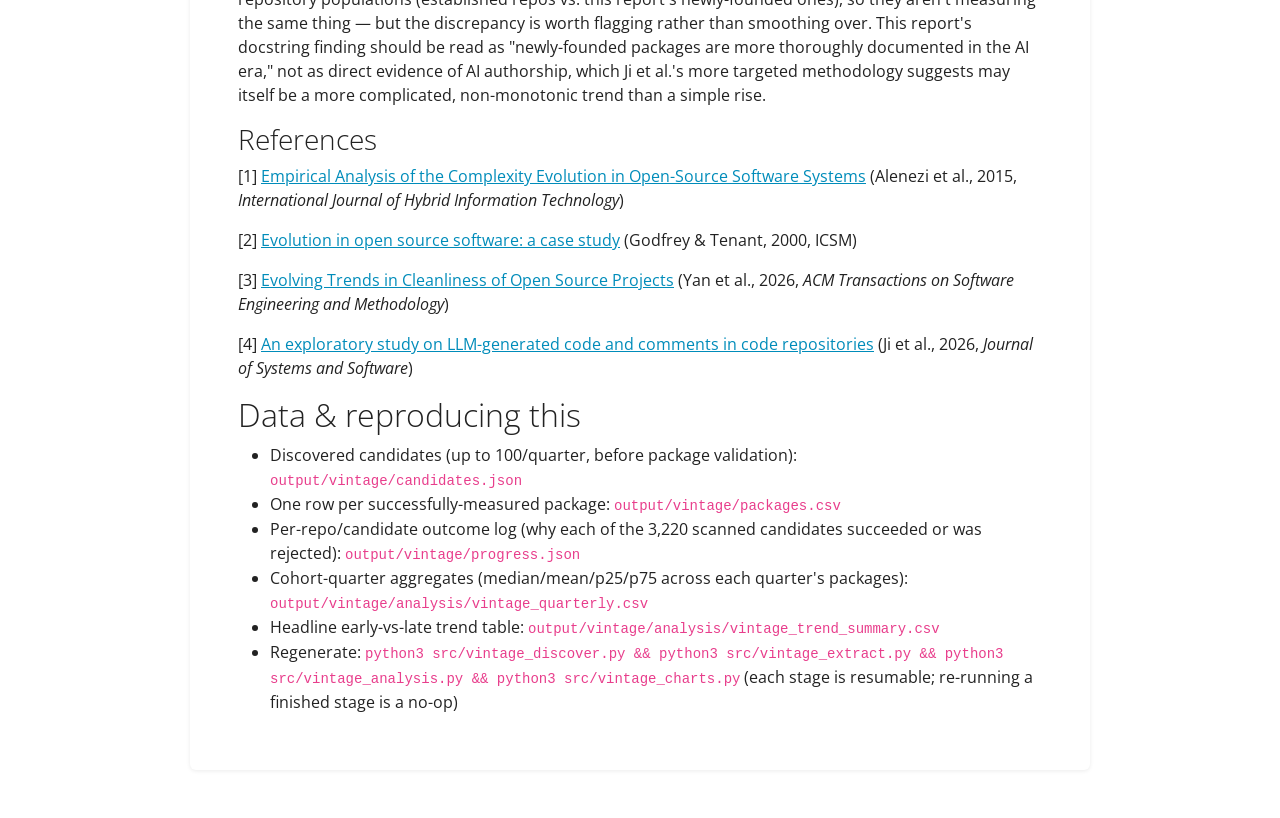
<file: research-diary/reports/VINTAGE_REPORT.html>
<!doctype html>
<html lang="en">
<head>
<meta charset="utf-8">
<meta name="viewport" content="width=device-width, initial-scale=1">
<title>Do newly-created packages look different depending on when they were born? - ChronoGit Research Diary</title>
<link rel="stylesheet" href="../vendor/bootstrap-yeti.min.css">
<link rel="stylesheet" href="report.css">
</head>
<body>
  <nav class="navbar navbar-expand navbar-dark bg-primary mb-4">
    <div class="container">
      <a class="navbar-brand mb-0 h1" href="../index.html">&larr; ChronoGit Research Diary</a>
    </div>
  </nav>
  <div class="container report-container">
<h1 id="do-newly-created-packages-look-different-depending-on-when-they-were-born">Do newly-created packages look different depending on when they were born?</h1>
<p>The <a href="REPORT.html">main study</a> tracks the same 10 mature projects across 12
calendar years. This one asks a different question: pick 30 new Python
packages born in each quarter since 2014, measure each one's structure at
the same point in its own lifecycle (~180 days after its first commit),
and see whether the <em>starting</em> shape of a newly-created package has
changed across 51 birth-cohorts. Methodology, the discovery/validation
pipeline, and every caveat are in <a href="README.html#vintage-cohort-study-separate-from-the-above">README.md</a>;
this document is the findings.</p>
<p><strong>This cohort is discovered via GitHub-star-ranked search — see
<a href="UNBIASED_COHORT_REPORT.html">UNBIASED_COHORT_REPORT.md</a> for a parallel,
unbiased cohort sampled directly from the full PyPI population.</strong> Most
of this report's structural trends replicate there (smaller magnitude,
same direction); the contributor-count growth trend below does not — it
turns out to be a sampling artifact, not a population-wide effect.</p>
<p><strong>Sample:</strong> 1,530 packages across 51 quarters (2014Q1–2026Q3), a clean 30
every quarter (no shortfalls at any point in this run — a wider discovery
net than the original 10/quarter pass), from 3,220 GitHub candidates
scanned (1,348 rejected for not actually being a package — no
<code>setup.py</code>/<code>pyproject.toml</code>/<code>setup.cfg</code> — and 211 more for having a
birth-quarter that didn't match their real git history; see README for
both).</p>
<p><strong>This is a fundamentally noisier, more confounded dataset than the main
study</strong>, and the two shouldn't be read with equal confidence: even at 30
packages per point this is nowhere near a fixed panel of 10 tracked for 12
years each, selected by a popularity signal (GitHub stars) whose baseline
shifted enormously as GitHub itself grew across the same window. Every
finding below is stated with that caveat attached, not as a footnote at
the end. (An earlier pass at 10 packages/quarter found the same
directions on every metric below, generally at somewhat larger magnitudes
— the 3x-larger sample here moderates several of the more extreme ratios
toward more trustworthy values without changing any conclusion.)</p>
<hr />
<h2 id="headline-newly-created-packages-start-out-much-bigger-and-more-complex-now-than-in-20142015">Headline: newly-created packages start out much bigger and more complex now than in 2014–2015</h2>
<p>Comparing the median of the first 8 cohort-quarters (2014Q1–2015Q4) to the
median of the last 8 (2024Q4–2026Q2):</p>
<table class="table table-striped table-bordered table-sm">
<thead>
<tr>
<th>metric</th>
<th style="text-align: right;">2014–2015 cohorts</th>
<th style="text-align: right;">2024–2026 cohorts</th>
<th style="text-align: right;">change</th>
</tr>
</thead>
<tbody>
<tr>
<td>mean function length (lines)</td>
<td style="text-align: right;">12.2</td>
<td style="text-align: right;">24.9</td>
<td style="text-align: right;"><strong>+103%</strong></td>
</tr>
<tr>
<td>mean function body length (excl. docstring)</td>
<td style="text-align: right;">9.9</td>
<td style="text-align: right;">21.8</td>
<td style="text-align: right;"><strong>+120%</strong></td>
</tr>
<tr>
<td>mean McCabe complexity</td>
<td style="text-align: right;">2.59</td>
<td style="text-align: right;">4.37</td>
<td style="text-align: right;"><strong>+69%</strong></td>
</tr>
<tr>
<td>median McCabe complexity</td>
<td style="text-align: right;">2.0</td>
<td style="text-align: right;">2.5</td>
<td style="text-align: right;">+25%</td>
</tr>
<tr>
<td>fraction of functions with a docstring</td>
<td style="text-align: right;">31%</td>
<td style="text-align: right;">50%</td>
<td style="text-align: right;"><strong>+60%</strong></td>
</tr>
<tr>
<td>mean comment length (chars)</td>
<td style="text-align: right;">41.3</td>
<td style="text-align: right;">42.7</td>
<td style="text-align: right;">+4%</td>
</tr>
</tbody>
</table>
<p><img class="img-fluid rounded border my-3" alt="Family 3: function length by vintage" src="../../repo-metrics/output/vintage/charts/vintage_family3_function_length.png" /></p>
<p><img class="img-fluid rounded border my-3" alt="Family 2: complexity by vintage" src="../../repo-metrics/output/vintage/charts/vintage_family2_complexity.png" /></p>
<p>The magnitude here still dwarfs the equivalent numbers from the
calendar-time study, where the <em>same 10 mature repos</em>, tracked over the
<em>same 12 years</em>, showed function length +25%, body length +17%,
complexity +4.7%. Put the
two side by side and a pattern emerges: <strong>existing, mature projects have
drifted only modestly toward longer/more-complex functions, but the
population of newly-started packages has shifted much more sharply.</strong>
Whatever is driving code to get bigger and more elaborate over the last
decade shows up far more in what a package looks like <em>when it's founded</em>
than in how an established codebase evolves.</p>
<h2 id="docstring-rate-flat-for-a-decade-then-a-sharp-acceleration-in-20242025">Docstring rate: flat for a decade, then a sharp acceleration in 2024–2025</h2>
<p><img class="img-fluid rounded border my-3" alt="Docstrings and contributors by vintage" src="../../repo-metrics/output/vintage/charts/vintage_docstring_and_contributors.png" /></p>
<p>The fraction of functions carrying a docstring bounces noisily between
roughly 0.13 and 0.39 for every cohort from 2014Q1 through 2024Q3 — no
trend, just quarter-to-quarter sampling noise, now measured against a
30-package cohort rather than 10 and still showing no pattern. Then:
2024Q4 = 0.52, 2025Q1 = 0.50, 2025Q2 = 0.62, 2025Q4 = 0.64 (the single
highest point in the whole series), before settling back to 0.40–0.49 in
the first three quarters of 2026. That's a distinct
step, not a continuation of the prior noise band, and it lands squarely
in the window where AI coding assistants (GitHub Copilot, ChatGPT-based
tools) went from novelty to mainstream. <strong>This is consistent with — but
does not prove — AI-assisted authorship of new packages</strong>: these tools
are well known to default to generating docstrings liberally. Confirming
that would need the function-level AI-detector elsewhere in this project,
not a corpus-wide aggregate like this one. Two things temper the
enthusiasm for that reading: this is exactly the highest-star, most
recent, most confound-prone slice of the sample (see below), and the
2026 figures already show it pulling back rather than continuing to
climb.</p>
<h2 id="comment-length-the-one-thing-that-doesnt-move-again">Comment length: the one thing that doesn't move, again</h2>
<p><img class="img-fluid rounded border my-3" alt="Family 1: comment length by vintage" src="../../repo-metrics/output/vintage/charts/vintage_family1_comment_length.png" /></p>
<p>Both state comment length (42.8 vs 41.5) and flow-added comment length
(+4.5%) are essentially flat across the entire 12-year vintage span — the
same finding as Family 1 in the calendar-time study, now confirmed on an
entirely different, non-overlapping sample of packages. Whatever people
write in a <code>#</code> comment has stayed about the same length since 2014,
regardless of whether you look at a fixed set of mature projects over
time or a fresh sample of newly-founded ones by birth year. That
consistency across two independently-built datasets is itself the
strongest single piece of evidence in this whole exercise.</p>
<h2 id="size-of-added-parts-noisy-but-a-real-late-uptick">Size of added parts: noisy, but a real late uptick</h2>
<p><img class="img-fluid rounded border my-3" alt="Family 4: added part size by vintage" src="../../repo-metrics/output/vintage/charts/vintage_family4_added_part_size.png" /></p>
<p>Log-scaled because individual packages are wildly outlier-prone here — a
180-day-old package can easily have had only a dozen commits, so one bulk
scaffold/vendoring commit dominates its own median. Reading the median
line (not the scattered dots): added-lines-per-hunk sits in a tight
2.0–2.9 band from 2014 all the way through 2025Q2 — over a decade with no
real movement — then climbs sharply to 4.1–6.6 across 2025Q3–2026Q3, its
most recent five quarters. Added-lines-per-commit follows the same shape,
more noisily: roughly 6–14 for most of the series, then 16–28 in the same
2025Q3–2026Q3 window. With the larger sample this reads as a real,
recent, and specifically-timed shift rather than the vaguer "somewhere in
2024–2026" read from the smaller pass — whatever is behind it appears to
have kicked in around mid-2025. Unlike the
calendar-time study — where hunk size for <em>mature</em> repos was essentially
perfectly flat over 12 years — new packages' initial commits do appear to
be getting chunkier recently. Given the small-N noise here, treat this as
directional, not precise.</p>
<h2 id="what-not-to-read-into-this-data">What NOT to read into this data</h2>
<p><strong>Contributor count and commit count in the first 180 days are the
weakest signals in this study and are presented for completeness, not as
a finding.</strong> Median contributors-in-first-180-days went from 3.75
(2014–2015 cohorts) to 13.25 (2024–2026 cohorts), a +253% change — but this sample
selects the <em>most-starred</em> packages born each quarter, and GitHub's own
user base grew roughly 20-fold across this window. A "top-10-by-stars"
package born in 2025 is being drawn from an audience of ~100M+ developers;
one born in 2014 was drawn from ~4M. Faster star accumulation mechanically
implies faster visibility, which mechanically implies more contributors
showing up sooner — independent of anything about how the code itself is
written. Several 2025–2026 candidates in the raw discovery data show star
counts hard to justify for their age at all (see README), consistent with
the well-documented recent wave of star-inflation on speculative
AI-tooling repos. <strong>The code-shape metrics above (function length,
complexity, docstring rate) are one step removed from this confound —
they're properties of the code, not of its audience — but they aren't
fully insulated from it either</strong>: a more-visible package attracts more
total engineering effort per unit time, which could independently push
functions to grow faster regardless of <em>how</em> people are writing them.
Nothing in this dataset can fully separate "packages are written
differently now" from "popular new packages get more attention faster
now, and more attention means more code, faster." Both are probably true
to some degree; this study cannot apportion the split.</p>
<p><strong>Update: this speculation is now confirmed, not just plausible.</strong>
<a href="UNBIASED_COHORT_REPORT.html">UNBIASED_COHORT_REPORT.md</a> reran the same
extraction on a uniformly-random sample of the true PyPI population
instead of a star-ranked one. The +253% contributor-growth trend
vanishes entirely there (~flat, not statistically significant) — a
randomly-sampled newborn package has a median of 1 contributor in
nearly every quarter from 2014 to 2026. It really was this sample's own
star-selection method producing that trend, not a population-wide shift.
The code-shape metrics (function length, complexity, docstring rate)
fared better: they replicate in direction on the unbiased population too
(at smaller magnitude), so "packages are written differently now" holds
up better than "popular new packages get more attention faster" does —
though per the paragraph above, this study still can't fully separate
the two even with that result in hand.</p>
<hr />
<h2 id="sample-health">Sample health</h2>
<p><img class="img-fluid rounded border my-3" alt="Sample health" src="../../repo-metrics/output/vintage/charts/vintage_sample_health.png" /></p>
<p>Every one of the 51 quarters hit its full 30-package target — a wider
discovery net (up to 100 candidates per quarter instead of 25) gave
enough headroom that no quarter ran out of viable candidates this time.</p>
<p><code>state_parse_rate</code>'s <em>median</em> is 1.0 in essentially every quarter,
including 2014 — at 30 packages per cohort, a clean majority are already
fully Python-3-parseable and the median saturates. The <em>mean</em> tells the
real story: it dips to 0.87–0.98 across 2014–2016 before settling at
~0.97–1.00 from 2017 onward, because roughly a third of 2014–2016 cohort
packages (118 of 360, checked directly against the raw per-package data)
carry at least one Python-2-only file even though most of their
codebase parses cleanly. Same Python-2-tail effect as the calendar-time
study, just measured on freshly-founded packages rather than on old files
still living inside a 2026 mature codebase — and only visible with the
mean, not the median, once the cohort is large enough for the median to
be dominated by the (parseable) majority.</p>
<h2 id="how-this-compares-to-the-published-literature">How this compares to the published literature</h2>
<p>Complexity and size growth as software matures is one of the most heavily
studied phenomena in software engineering, going back to Lehman's laws of
software evolution. Empirical support is generally favorable for the
growth laws specifically: Alenezi's study of five open-source systems
found complexity growth conforms to Lehman's second law [1], while
Godfrey and Tenant's Linux kernel case study found growth so strong it
was super-linear, exceeding what Lehman's original model assumed [2].
This report's own headline finding — that newly-founded packages start
out bigger and more complex depending on <em>when</em> they were founded, not
just as they individually age — sits on a different axis from either of
these (they track a single system's growth across its own releases; this
report compares different systems at the same relative age across
different founding eras), but is consistent with the broader picture that
growth in open-source software is a robust, widely-replicated phenomenon
rather than an artifact of any one project.</p>
<p>The closest direct comparison is Yan et al.'s cross-community study of
cyclomatic complexity and lines-of-code-per-function trends across
Apache, Google, and Spring projects, explicitly framed as "relevant for
evaluating AI-generated code" [3]. They attribute rising complexity
mainly to feature growth and fault-tolerance logic in distributed
systems, and find that continuous refactoring by key contributors can
curb the rise — an important, testable alternative explanation this
report doesn't rule out: some of the vintage-cohort growth measured here
could reflect newer packages tackling more demanding problem domains from
the start (more distributed/infra-heavy software being founded now than
in 2014) rather than a shift in how <em>comparable</em> software gets written.
This report cannot distinguish "the same kind of software is now written
bigger" from "a different, more complex kind of software is now being
written" — a limitation worth stating plainly alongside the
AI-authorship one already in this report.</p>
<p>On the docstring-rate finding specifically: Ji et al.'s detector-based
study of LLM-generated code and comments across company- and
community-maintained repositories (2021–2025) found that code flagged as
likely LLM-generated <em>decreased</em> over their study window, while
LLM-generated comments remained comparatively stable [4] — a result that
sits in tension with this report's finding of a sharp docstring-rate
acceleration starting 2024Q4. The two studies use different detection
approaches (Ji et al. use content-based LLM-output detectors; this report
measures documentation <em>coverage</em>, not authorship) and different
repository populations (established repos vs. this report's
newly-founded ones), so they aren't measuring the same thing — but the
discrepancy is worth flagging rather than smoothing over. This report's
docstring finding should be read as "newly-founded packages are more
thoroughly documented in the AI era," not as direct evidence of AI
authorship, which Ji et al.'s more targeted methodology suggests may
itself be a more complicated, non-monotonic trend than a simple rise.</p>
<h3 id="references">References</h3>
<p>[1] <a href="https://consensus.app/papers/details/41c8f7d8b3c553519acc63405144ff2c/?utm_source=claude_desktop">Empirical Analysis of the Complexity Evolution in Open-Source Software Systems</a> (Alenezi et al., 2015, <em>International Journal of Hybrid Information Technology</em>)</p>
<p>[2] <a href="https://consensus.app/papers/details/ab652abf262259f4ac052d932af544a3/?utm_source=claude_desktop">Evolution in open source software: a case study</a> (Godfrey &amp; Tenant, 2000, ICSM)</p>
<p>[3] <a href="https://consensus.app/papers/details/0c06a6ea820453ea80d3b6847bc2105f/?utm_source=claude_desktop">Evolving Trends in Cleanliness of Open Source Projects</a> (Yan et al., 2026, <em>ACM Transactions on Software Engineering and Methodology</em>)</p>
<p>[4] <a href="https://consensus.app/papers/details/30b1626094445398b1c1427382cd7606/?utm_source=claude_desktop">An exploratory study on LLM-generated code and comments in code repositories</a> (Ji et al., 2026, <em>Journal of Systems and Software</em>)</p>
<h2 id="data-reproducing-this">Data &amp; reproducing this</h2>
<ul>
<li>Discovered candidates (up to 100/quarter, before package validation):
  <code>output/vintage/candidates.json</code></li>
<li>One row per successfully-measured package: <code>output/vintage/packages.csv</code></li>
<li>Per-repo/candidate outcome log (why each of the 3,220 scanned candidates
  succeeded or was rejected): <code>output/vintage/progress.json</code></li>
<li>Cohort-quarter aggregates (median/mean/p25/p75 across each quarter's
  packages): <code>output/vintage/analysis/vintage_quarterly.csv</code></li>
<li>Headline early-vs-late trend table: <code>output/vintage/analysis/vintage_trend_summary.csv</code></li>
<li>Regenerate: <code>python3 src/vintage_discover.py &amp;&amp; python3 src/vintage_extract.py
  &amp;&amp; python3 src/vintage_analysis.py &amp;&amp; python3 src/vintage_charts.py</code>
  (each stage is resumable; re-running a finished stage is a no-op)</li>
</ul>
  </div>
</body>
</html>
</file>
<file: research-diary/reports/report.css>
.report-container {
  max-width: 900px;
  background: #fff;
  padding: 2.5rem 3rem;
  margin-top: 1rem;
  margin-bottom: 3rem;
  border-radius: 6px;
  box-shadow: 0 1px 4px rgba(0,0,0,0.08);
}
.report-container img { max-width: 100%; }
.report-container table { font-size: 0.92rem; }
.report-container pre { background: #f6f8fa; padding: 0.75rem; border-radius: 4px; overflow-x: auto; }
@import url("pygments.css");
</file>
<file: research-diary/style.css>
/* Small overrides layered on top of vendor/bootstrap-yeti.min.css -- keep
   this file short, let the theme do the work. */

body {
  min-height: 100vh;
}

main {
  max-width: 760px;
  margin: 0 auto;
}

.tagline {
  max-width: 760px;
  margin-left: auto;
  margin-right: auto;
  font-style: italic;
}

.post-card .post-meta time {
  font-size: 0.8rem;
  letter-spacing: 0.04em;
  text-transform: uppercase;
  color: var(--bs-primary);
  font-weight: 600;
}

.post-card .abstract {
  color: #444;
}

.post-card .key-results {
  padding-left: 1.2rem;
  margin-bottom: 1rem;
}

.post-card .key-results li {
  margin-bottom: 0.4rem;
}

.post-card .link-row {
  display: flex;
  flex-wrap: wrap;
  gap: 0.5rem;
  margin-bottom: 0.5rem;
}

.post-card .notes {
  margin-top: 0.75rem;
  font-size: 0.9rem;
  color: #555;
}

.post-card .notes summary {
  cursor: pointer;
  font-weight: 600;
  color: var(--bs-secondary);
}

.post-card .notes p {
  margin-top: 0.6rem;
}

footer {
  max-width: 760px;
  margin: 0 auto;
}
</file>
